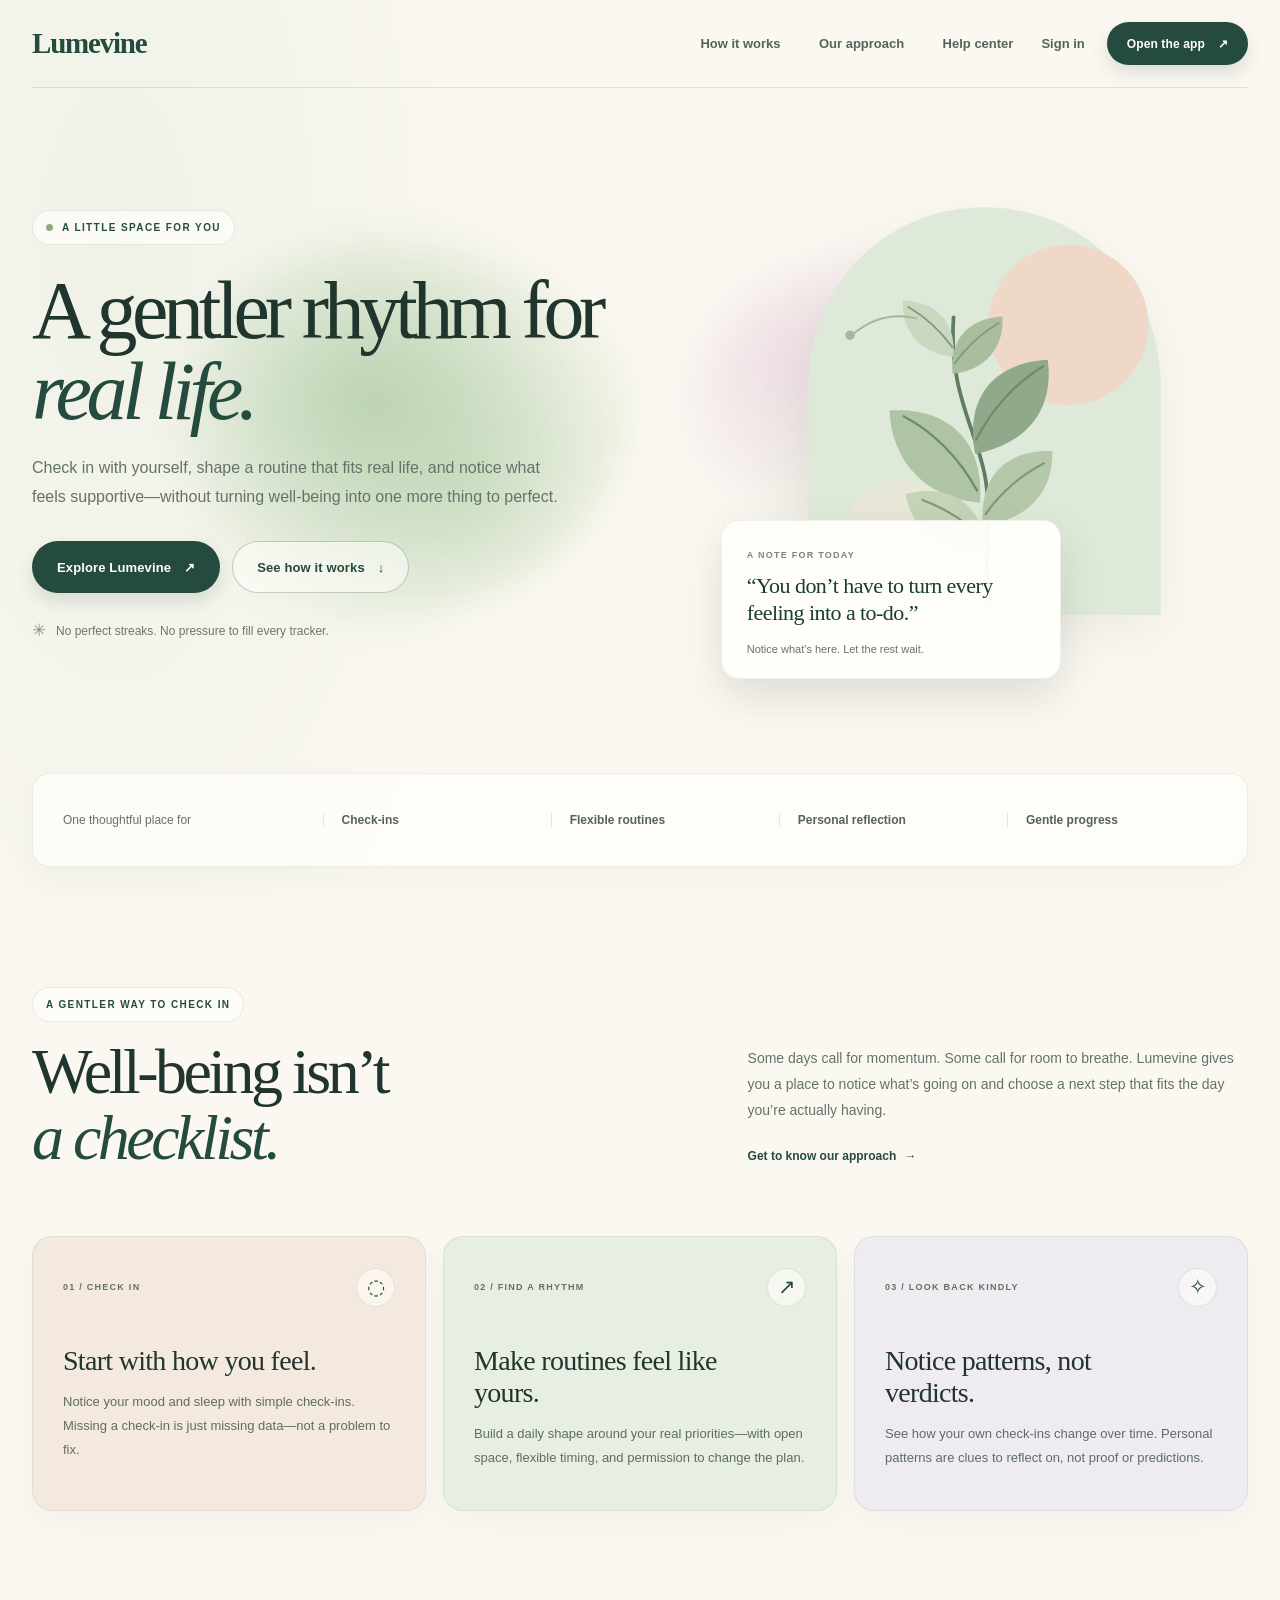
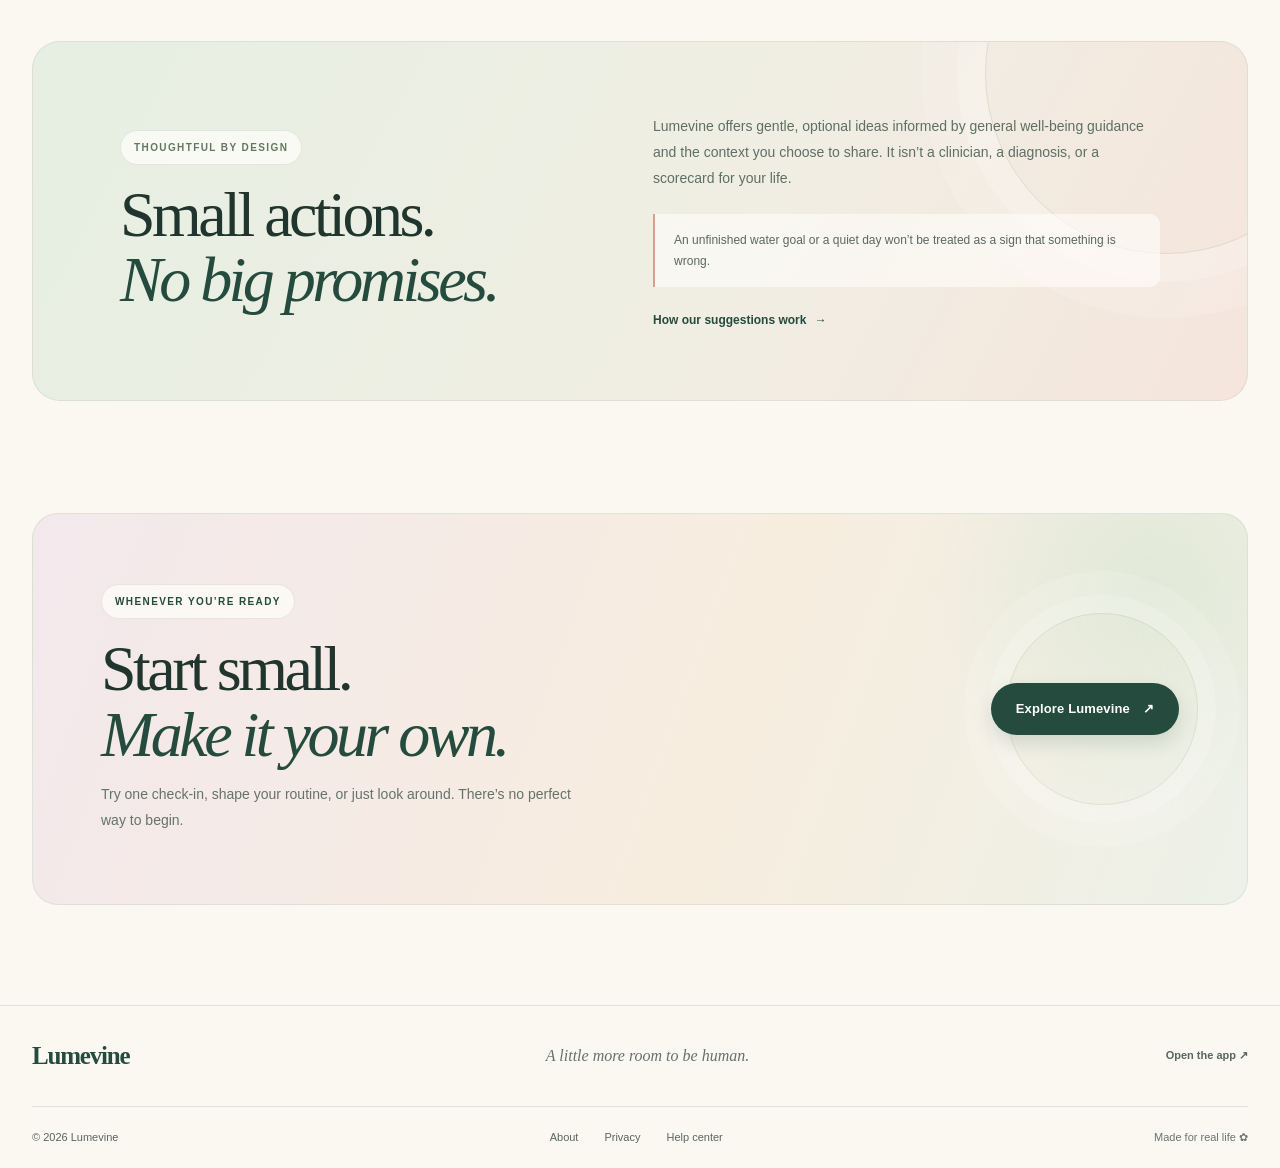
<file: docs/index.html>
<!DOCTYPE html>
<html lang="en">
<head>
  <meta charset="utf-8">
  <meta name="viewport" content="width=device-width, initial-scale=1">
  <meta name="description" content="Lumevine is a gentle wellness space for mood and sleep check-ins, flexible routines, and thoughtful reflection—without pressure to be perfect.">
  <meta name="theme-color" content="#fbf8f1">
  <link rel="canonical" href="https://lumevine.runs-at.dev/">
  <link rel="icon" type="image/png" href="./favicon.png">
  <meta property="og:type" content="website">
  <meta property="og:title" content="Lumevine — A gentler rhythm for real life">
  <meta property="og:description" content="A gentle space for check-ins, flexible routines, and thoughtful reflection.">
  <meta property="og:url" content="https://lumevine.runs-at.dev/">
  <title>Lumevine — A gentler rhythm for real life</title>
  <link rel="stylesheet" href="./styles/landing.css">
</head>
<body>
  <a class="skip-link" href="#main">Skip to content</a>
  <header class="site-header">
    <a class="brand" href="https://lumevine.runs-at.dev/" aria-label="Lumevine home">
      <span>Lumevine</span>
    </a>
    <nav class="main-nav" aria-label="Main navigation">
      <a href="#how-it-works">How it works</a>
      <a href="https://lumevine.runs-at.dev/about/">Our approach</a>
      <a href="https://lumevine.runs-at.dev/faq/">Help center</a>
    </nav>
    <div class="header-actions">
      <a class="text-link" href="https://lumevine.runs-at.dev/app/">Sign in</a>
      <a class="button button-small button-dark" href="https://lumevine.runs-at.dev/app/">Open the app <span aria-hidden="true">↗</span></a>
    </div>
  </header>

  <main id="main">
    <section class="hero section-wrap">
      <div class="hero-copy">
        <span class="hero-copy-blob" aria-hidden="true"></span>
        <p class="eyebrow"><span class="eyebrow-dot"></span> A little space for you</p>
        <h1>A gentler rhythm for <em>real life.</em></h1>
        <p class="hero-lede">
          Check in with yourself, shape a routine that fits real life, and notice
          what feels supportive—without turning well-being into one more thing to perfect.
        </p>
        <div class="hero-actions">
          <a class="button button-dark" href="https://lumevine.runs-at.dev/app/">Explore Lumevine <span aria-hidden="true">↗</span></a>
          <a class="button button-outline" href="#how-it-works">See how it works <span aria-hidden="true">↓</span></a>
        </div>
        <div class="hero-assurance">
          <span class="assurance-icon" aria-hidden="true">✳</span>
          <span>No perfect streaks. No pressure to fill every tracker.</span>
        </div>
      </div>

      <div class="hero-visual">
        <span class="hero-ambient-blob" aria-hidden="true"></span>
        <svg class="hero-botanical" viewBox="0 0 560 560" fill="none" aria-hidden="true">
          <path d="M93 481V238C93 129 176 48 280 48s187 81 187 190v243H93Z" fill="#DFE9D9"/>
          <circle cx="369" cy="173" r="85" fill="#F0D8C8"/>
          <circle cx="190" cy="398" r="60" fill="#E9E7D7"/>
          <path d="M287 466c-12-52 4-94-9-143-12-48-36-85-31-158" stroke="#607D62" stroke-width="4" stroke-linecap="round"/>
          <path d="M275 362c-59-5-94-45-96-98 57-4 101 27 96 98Z" fill="#AFC4A5"/>
          <path d="M272 349c-21-38-48-63-78-79" stroke="#6F8C6C" stroke-width="2.5" stroke-linecap="round"/>
          <path d="M270 310c57-11 84-49 77-100-55 3-89 38-77 100Z" fill="#8FA98A"/>
          <path d="M271 295c18-35 42-60 71-78" stroke="#6F8C6C" stroke-width="2.5" stroke-linecap="round"/>
          <path d="M283 412c-48 7-78-17-87-59 44-12 80 7 87 59Z" fill="#C5D3B7"/>
          <path d="M280 401c-19-19-40-32-66-42" stroke="#829A7C" stroke-width="2.5" stroke-linecap="round"/>
          <path d="M278 386c49-6 75-36 74-79-47-2-78 24-74 79Z" fill="#B5C9AA"/>
          <path d="M281 374c17-24 37-41 62-54" stroke="#829A7C" stroke-width="2.5" stroke-linecap="round"/>
          <path d="M247 207c-36-4-55-27-54-60 34 1 57 21 54 60Z" fill="#C9D8BE"/>
          <path d="M246 197c-14-19-28-32-47-43" stroke="#829A7C" stroke-width="2" stroke-linecap="round"/>
          <path d="M246 225c35-4 55-28 53-61-34 2-57 22-53 61Z" fill="#A9BE9F"/>
          <path d="M248 214c14-19 28-32 47-43" stroke="#829A7C" stroke-width="2" stroke-linecap="round"/>
          <path d="M140 183c20-17 42-23 68-17" stroke="#A3B79A" stroke-width="2" stroke-linecap="round"/>
          <circle cx="137" cy="184" r="5" fill="#A3B79A"/>
        </svg>
        <div class="hero-visual-note">
          <span class="visual-note-label">A NOTE FOR TODAY</span>
          <p>“You don’t have to turn every feeling into a to-do.”</p>
          <span class="visual-note-caption">Notice what’s here. Let the rest wait.</span>
        </div>
      </div>
    </section>

    <section class="trust-strip" aria-label="Lumevine features">
      <p>One thoughtful place for</p>
      <div>Check-ins</div>
      <i aria-hidden="true"></i>
      <div>Flexible routines</div>
      <i aria-hidden="true"></i>
      <div>Personal reflection</div>
      <i aria-hidden="true"></i>
      <div>Gentle progress</div>
    </section>

    <section class="intro-section section-wrap" id="how-it-works">
      <div class="section-heading">
        <p class="eyebrow">A gentler way to check in</p>
        <h2>Well-being isn’t<br><em>a checklist.</em></h2>
      </div>
      <div class="intro-copy">
        <p>
          Some days call for momentum. Some call for room to breathe.
          Lumevine gives you a place to notice what’s going on and choose
          a next step that fits the day you’re actually having.
        </p>
        <a class="inline-link" href="https://lumevine.runs-at.dev/about/">Get to know our approach <span aria-hidden="true">→</span></a>
      </div>
    </section>

    <section class="feature-section section-wrap">
      <div class="feature-grid">
        <article class="feature-card feature-card-checkin">
          <div class="feature-content">
            <div class="feature-topline"><span class="feature-number">01 / CHECK IN</span><span class="feature-icon" aria-hidden="true">◌</span></div>
            <h3>Start with how you feel.</h3>
            <p>Notice your mood and sleep with simple check-ins. Missing a check-in is just missing data—not a problem to fix.</p>
          </div>
        </article>
        <article class="feature-card feature-card-routine">
          <div class="feature-content">
            <div class="feature-topline"><span class="feature-number">02 / FIND A RHYTHM</span><span class="feature-icon" aria-hidden="true">↗</span></div>
            <h3>Make routines feel like yours.</h3>
            <p>Build a daily shape around your real priorities—with open space, flexible timing, and permission to change the plan.</p>
          </div>
        </article>
        <article class="feature-card feature-card-reflect">
          <div class="feature-content">
            <div class="feature-topline"><span class="feature-number">03 / LOOK BACK KINDLY</span><span class="feature-icon" aria-hidden="true">✧</span></div>
            <h3>Notice patterns, not verdicts.</h3>
            <p>See how your own check-ins change over time. Personal patterns are clues to reflect on, not proof or predictions.</p>
          </div>
        </article>
      </div>
    </section>

    <section class="grounded-section">
      <div class="grounded-inner section-wrap">
        <div class="grounded-copy">
          <div class="grounded-heading">
            <p class="eyebrow">Thoughtful by design</p>
            <h2>Small actions.<br><em>No big promises.</em></h2>
          </div>
          <div class="grounded-details">
            <p>
              Lumevine offers gentle, optional ideas informed by general well-being
              guidance and the context you choose to share. It isn’t a clinician,
              a diagnosis, or a scorecard for your life.
            </p>
            <p class="grounded-note">An unfinished water goal or a quiet day won’t be treated as a sign that something is wrong.</p>
            <a class="inline-link inline-link-light" href="https://lumevine.runs-at.dev/faq/">How our suggestions work <span aria-hidden="true">→</span></a>
          </div>
        </div>
      </div>
    </section>

    <section class="closing-section section-wrap">
      <div class="closing-copy">
        <div class="closing-text">
          <p class="eyebrow">Whenever you’re ready</p>
          <h2>Start small.<br><em>Make it your own.</em></h2>
          <p>Try one check-in, shape your routine, or just look around. There’s no perfect way to begin.</p>
        </div>
        <a class="button button-dark" href="https://lumevine.runs-at.dev/app/">Explore Lumevine <span aria-hidden="true">↗</span></a>
      </div>
    </section>
  </main>

  <footer class="site-footer">
    <div class="footer-top">
      <a class="brand brand-footer" href="https://lumevine.runs-at.dev/">
        <span>Lumevine</span>
      </a>
      <p>A little more room to be human.</p>
      <a class="footer-cta" href="https://lumevine.runs-at.dev/app/">Open the app <span aria-hidden="true">↗</span></a>
    </div>
    <div class="footer-bottom">
      <span>© <span id="year">2026</span> Lumevine</span>
      <nav aria-label="Footer navigation">
        <a href="https://lumevine.runs-at.dev/about/">About</a>
        <a href="https://lumevine.runs-at.dev/privacy/">Privacy</a>
        <a href="https://lumevine.runs-at.dev/faq/">Help center</a>
      </nav>
      <span class="footer-signoff">Made for real life <span aria-hidden="true">✿</span></span>
    </div>
  </footer>
  <script>
    document.getElementById("year").textContent = new Date().getFullYear();
    const navigationEntry = performance.getEntriesByType("navigation")[0];
    if (navigationEntry?.type === "reload") {
      history.scrollRestoration = "manual";
      history.replaceState(null, "", location.pathname + location.search);
      document.documentElement.style.scrollBehavior = "auto";
      window.scrollTo(0, 0);
    }
  </script>
</body>
</html>
</file>
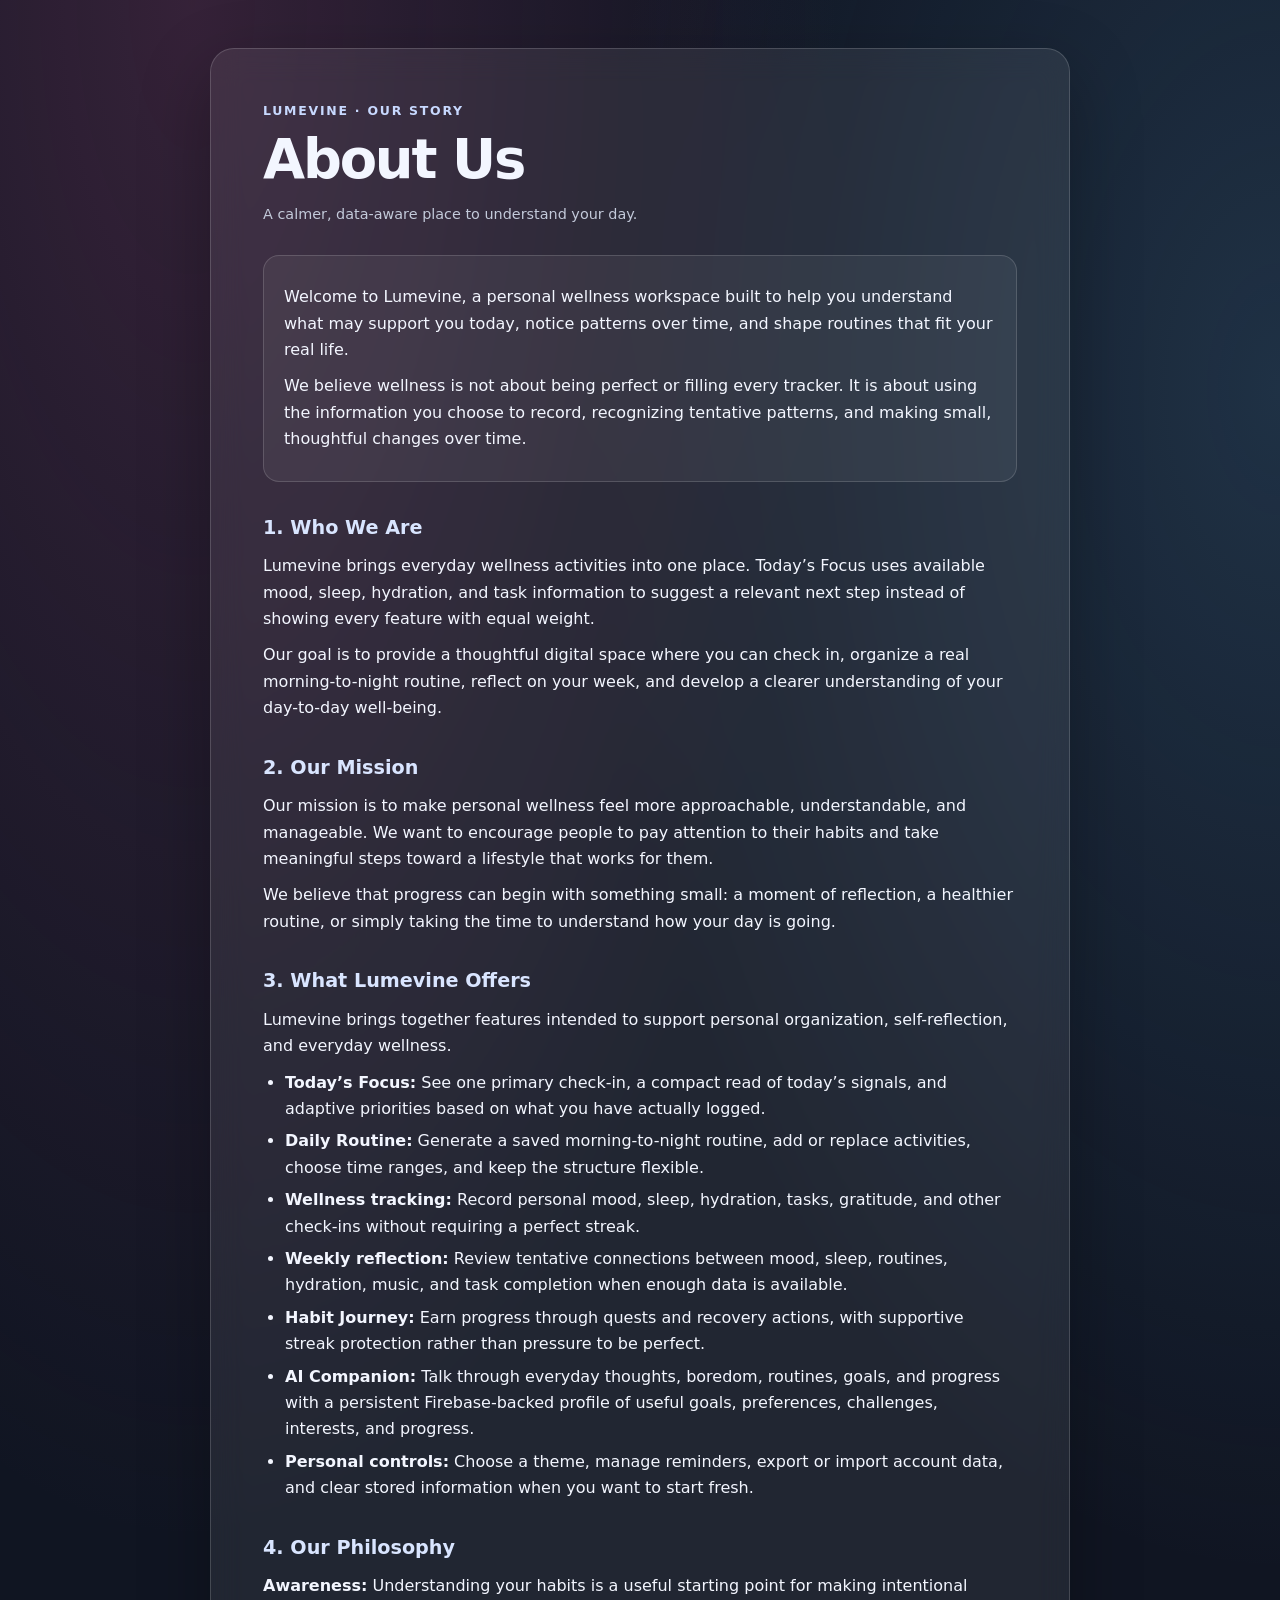
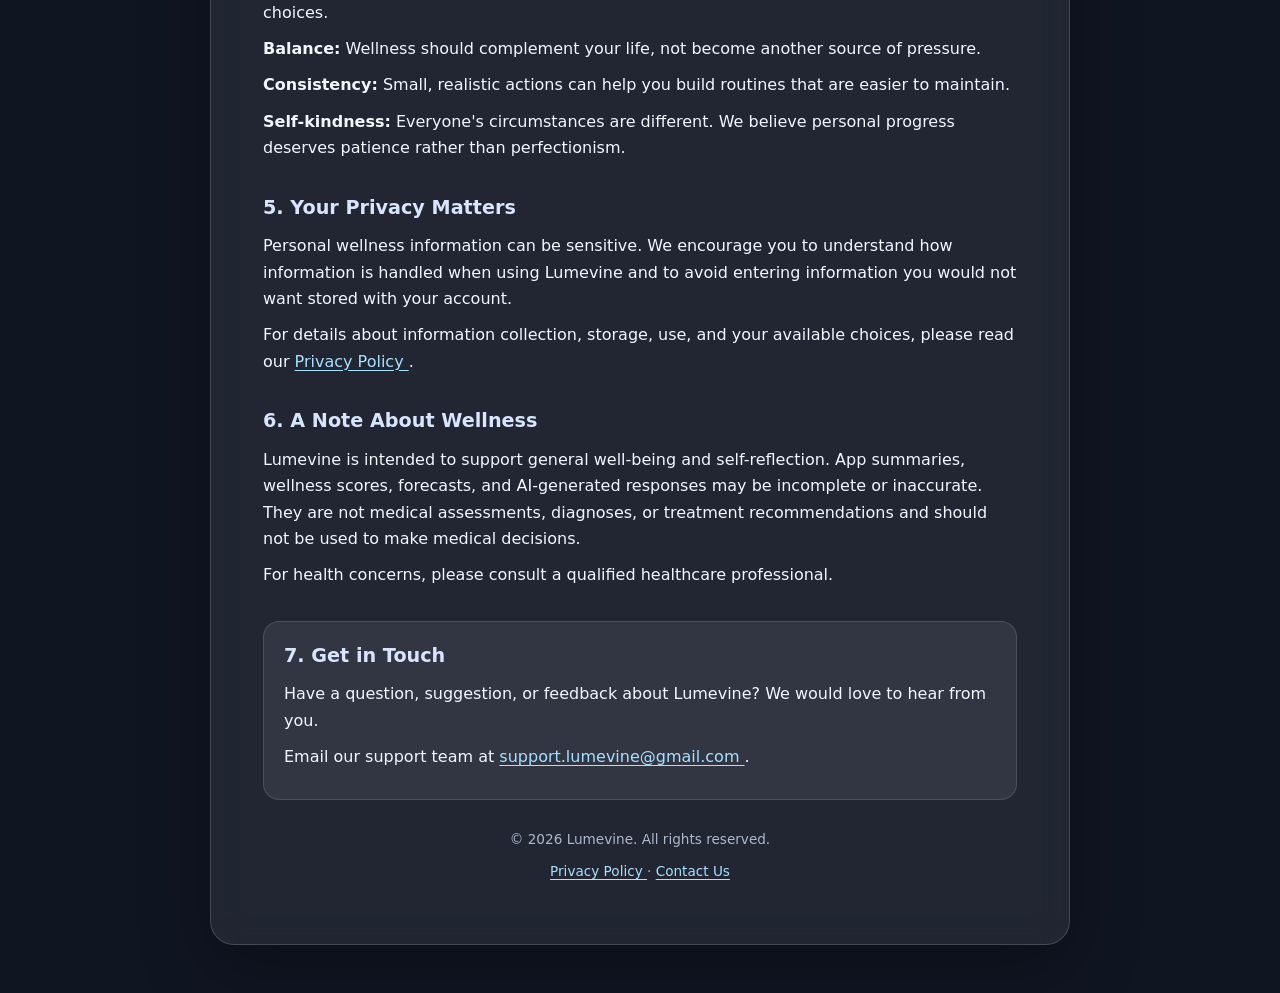
<file: docs/about-us/index.html>
<!DOCTYPE html>
<html lang="en">
<head>
  <meta charset="utf-8">
  <meta name="viewport" content="width=device-width, initial-scale=1">
  <meta name="description" content="Meet Lumevine, a personal wellness app for understanding your habits, reflecting on well-being, and building healthier routines at your own pace.">
  <title>About Us | Lumevine</title>

  <style>
    :root {
      color-scheme: dark;
      font-family: Inter, ui-sans-serif, system-ui, -apple-system,
        BlinkMacSystemFont, "Segoe UI", sans-serif;
      background: #101522;
      color: #f3f6ff;
      font-synthesis: none;
    }

    * { box-sizing: border-box; }

    body {
      min-height: 100vh;
      margin: 0;
      padding: 48px 18px;
      background:
        radial-gradient(ellipse at 15% 0%, rgba(124, 58, 98, .34), transparent 42%),
        radial-gradient(ellipse at 100% 15%, rgba(79, 139, 180, .24), transparent 38%),
        #101522;
      line-height: 1.65;
    }

    main {
      width: min(860px, 100%);
      margin: 0 auto;
      padding: clamp(24px, 5vw, 52px);
      border: 1px solid rgba(255,255,255,.16);
      border-radius: 24px;
      background: rgba(255,255,255,.075);
      box-shadow: 0 24px 70px rgba(0,0,0,.28);
      backdrop-filter: blur(16px);
    }

    .eyebrow {
      margin: 0 0 8px;
      color: #c8d9ff;
      font-size: .78rem;
      font-weight: 800;
      letter-spacing: .14em;
      text-transform: uppercase;
    }

    h1 {
      margin: 0;
      font-size: clamp(2rem, 6vw, 3.4rem);
      line-height: 1.1;
      letter-spacing: -.04em;
    }

    .updated {
      margin: 14px 0 28px;
      color: #c3cada;
      font-size: .9rem;
    }

    .intro {
      padding: 18px 20px;
      border: 1px solid rgba(255,255,255,.15);
      border-radius: 16px;
      background: rgba(255,255,255,.06);
    }

    h2 {
      margin: 30px 0 8px;
      color: #d9e5ff;
      font-size: 1.2rem;
    }

    p, ul { margin: 10px 0; }
    ul { padding-left: 22px; }
    li { margin: 6px 0; }

    a {
      color: #a9dfff;
      text-underline-offset: 3px;
    }

    a:hover { color: #d5f1ff; }

    .contact {
      margin-top: 32px;
      padding: 18px 20px;
      border: 1px solid rgba(255,255,255,.12);
      border-radius: 16px;
      background: rgba(255,255,255,.08);
    }

    footer {
      margin-top: 28px;
      color: #aeb8cc;
      font-size: .85rem;
      text-align: center;
    }

    @media (max-width: 600px) {
      body { padding: 24px 14px; }
    }
  </style>
</head>

<body>
  <main>
    <p class="eyebrow">Lumevine · Our Story</p>
    <h1>About Us</h1>
    <p class="updated">A calmer, data-aware place to understand your day.</p>

    <div class="intro">
      <p>
        Welcome to Lumevine, a personal wellness workspace built to help you
        understand what may support you today, notice patterns over time,
        and shape routines that fit your real life.
      </p>
      <p>
        We believe wellness is not about being perfect or filling every tracker.
        It is about using the information you choose to record, recognizing
        tentative patterns, and making small, thoughtful changes over time.
      </p>
    </div>

    <h2>1. Who We Are</h2>
    <p>
      Lumevine brings everyday wellness activities into one place. Today’s Focus
      uses available mood, sleep, hydration, and task information to suggest a
      relevant next step instead of showing every feature with equal weight.
    </p>
    <p>
      Our goal is to provide a thoughtful digital space where you can check in,
      organize a real morning-to-night routine, reflect on your week, and
      develop a clearer understanding of your day-to-day well-being.
    </p>

    <h2>2. Our Mission</h2>
    <p>
      Our mission is to make personal wellness feel more
      approachable, understandable, and manageable.
      We want to encourage people to pay attention to their
      habits and take meaningful steps toward a lifestyle
      that works for them.
    </p>
    <p>
      We believe that progress can begin with something small:
      a moment of reflection, a healthier routine, or simply
      taking the time to understand how your day is going.
    </p>

    <h2>3. What Lumevine Offers</h2>
    <p>
      Lumevine brings together features intended to support
      personal organization, self-reflection, and everyday
      wellness.
    </p>
    <ul>
      <li>
        <strong>Today’s Focus:</strong>
        See one primary check-in, a compact read of today’s signals, and
        adaptive priorities based on what you have actually logged.
      </li>
      <li>
        <strong>Daily Routine:</strong>
        Generate a saved morning-to-night routine, add or replace activities,
        choose time ranges, and keep the structure flexible.
      </li>
      <li>
        <strong>Wellness tracking:</strong>
        Record personal mood, sleep, hydration, tasks, gratitude, and other
        check-ins without requiring a perfect streak.
      </li>
      <li>
        <strong>Weekly reflection:</strong>
        Review tentative connections between mood, sleep, routines, hydration,
        music, and task completion when enough data is available.
      </li>
      <li>
        <strong>Habit Journey:</strong>
        Earn progress through quests and recovery actions, with supportive streak
        protection rather than pressure to be perfect.
      </li>
      <li>
        <strong>AI Companion:</strong>
        Talk through everyday thoughts, boredom, routines, goals, and progress
        with a persistent Firebase-backed profile of useful goals, preferences,
        challenges, interests, and progress.
      </li>
      <li>
        <strong>Personal controls:</strong>
        Choose a theme, manage reminders, export or import account data, and
        clear stored information when you want to start fresh.
      </li>
    </ul>

    <h2>4. Our Philosophy</h2>
    <p>
      <strong>Awareness:</strong>
      Understanding your habits is a useful starting point
      for making intentional choices.
    </p>
    <p>
      <strong>Balance:</strong>
      Wellness should complement your life, not become
      another source of pressure.
    </p>
    <p>
      <strong>Consistency:</strong>
      Small, realistic actions can help you build routines
      that are easier to maintain.
    </p>
    <p>
      <strong>Self-kindness:</strong>
      Everyone's circumstances are different. We believe
      personal progress deserves patience rather than
      perfectionism.
    </p>

    <h2>5. Your Privacy Matters</h2>
    <p>
      Personal wellness information can be sensitive.
      We encourage you to understand how information is
      handled when using Lumevine and to avoid entering
      information you would not want stored with your account.
    </p>
    <p>
      For details about information collection, storage,
      use, and your available choices, please read our
      <a href="https://lumevine.runs-at.dev/privacy-policy">
        Privacy Policy
      </a>.
    </p>

    <h2>6. A Note About Wellness</h2>
    <p>
      Lumevine is intended to support general well-being
      and self-reflection. App summaries, wellness scores,
      forecasts, and AI-generated responses may be incomplete
      or inaccurate. They are not medical assessments,
      diagnoses, or treatment recommendations and should not
      be used to make medical decisions.
    </p>
    <p>
      For health concerns, please consult a qualified
      healthcare professional.
    </p>

    <div class="contact">
      <h2 style="margin-top:0">7. Get in Touch</h2>
      <p>
        Have a question, suggestion, or feedback about
        Lumevine? We would love to hear from you.
      </p>
      <p>
        Email our support team at
        <a href="mailto:support.lumevine@gmail.com">
          support.lumevine@gmail.com
        </a>.
      </p>
    </div>

    <footer>
      © <span id="year"></span> Lumevine. All rights reserved.
      <p>
        <a href="https://lumevine.runs-at.dev/privacy-policy">
          Privacy Policy
        </a>
        ·
        <a href="https://mail.google.com/mail/u/0/?fs=1&to=support.lumevine@gmail.com&tf=cm"
           target="_blank" rel="noopener noreferrer">
          Contact Us
        </a>
      </p>
    </footer>
  </main>

  <script>
    document.getElementById("year").textContent =
      new Date().getFullYear();
  </script>
</body>
</html>
</file>
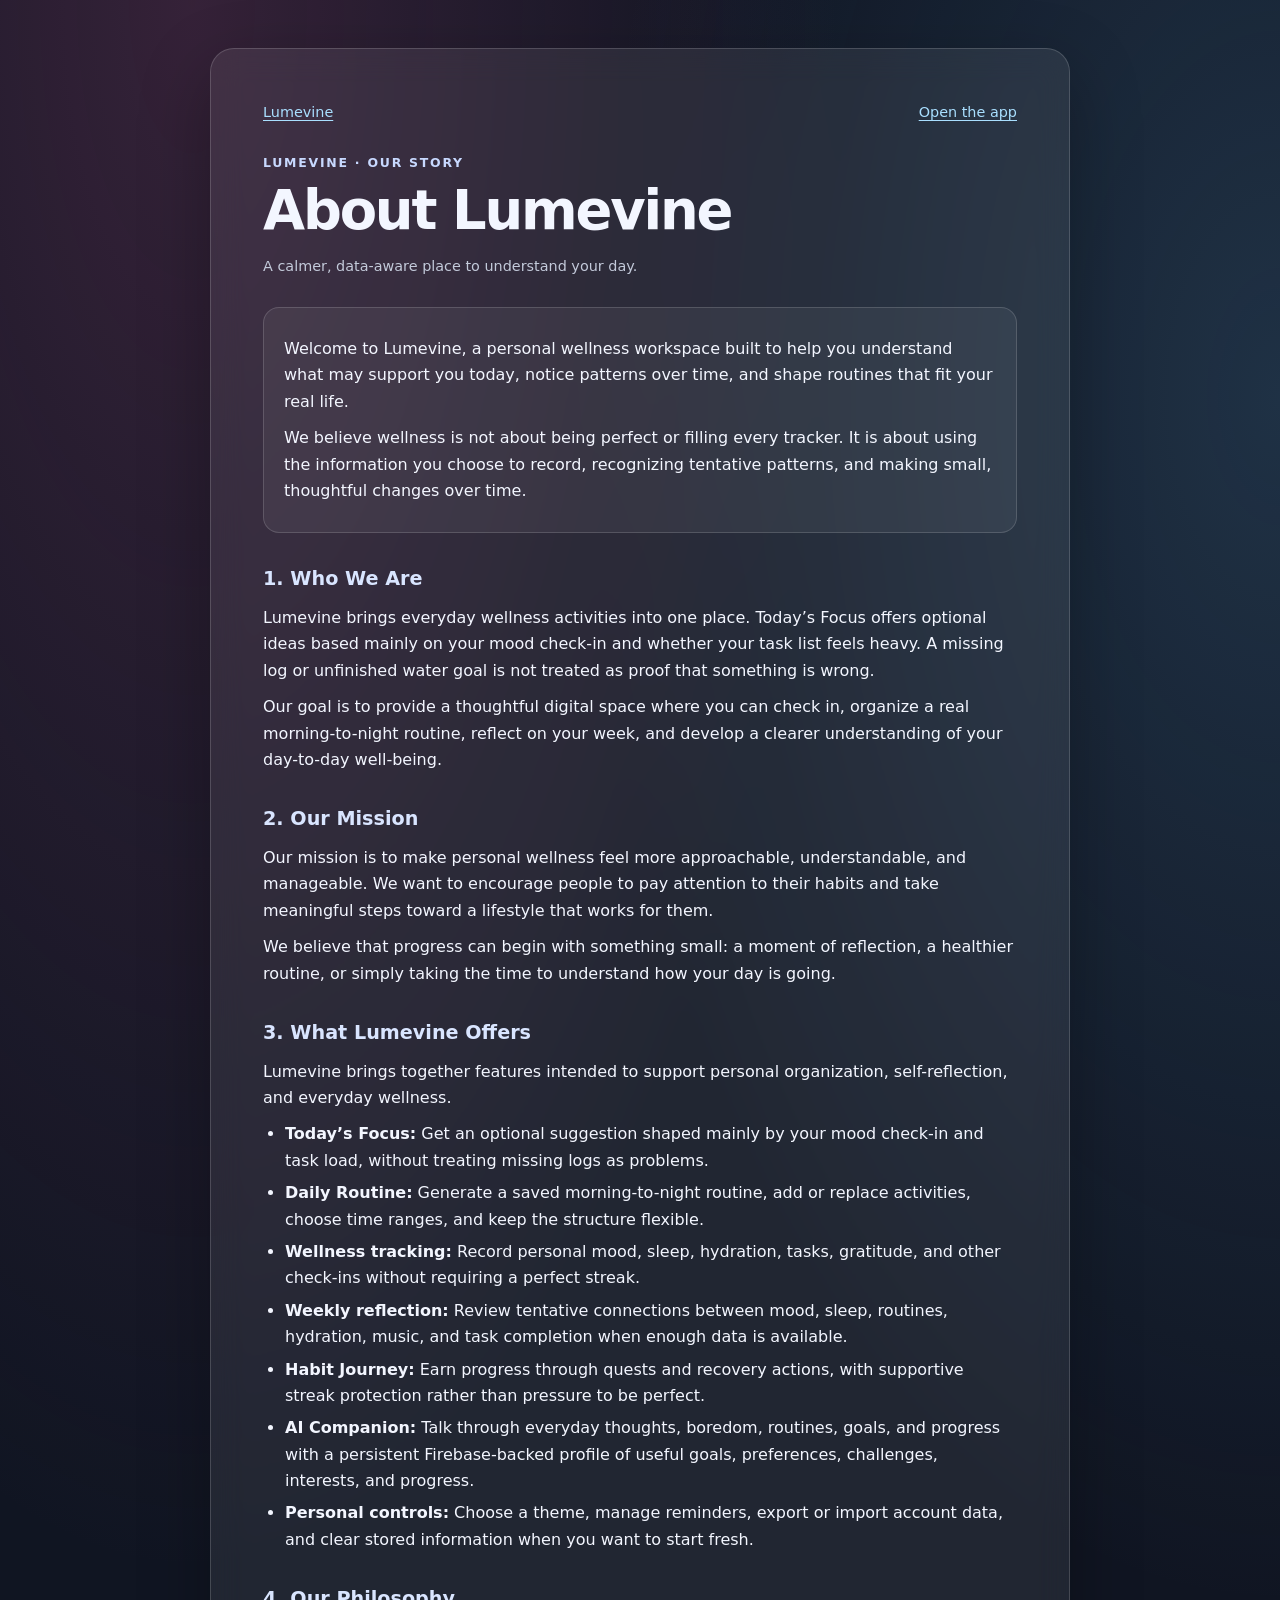
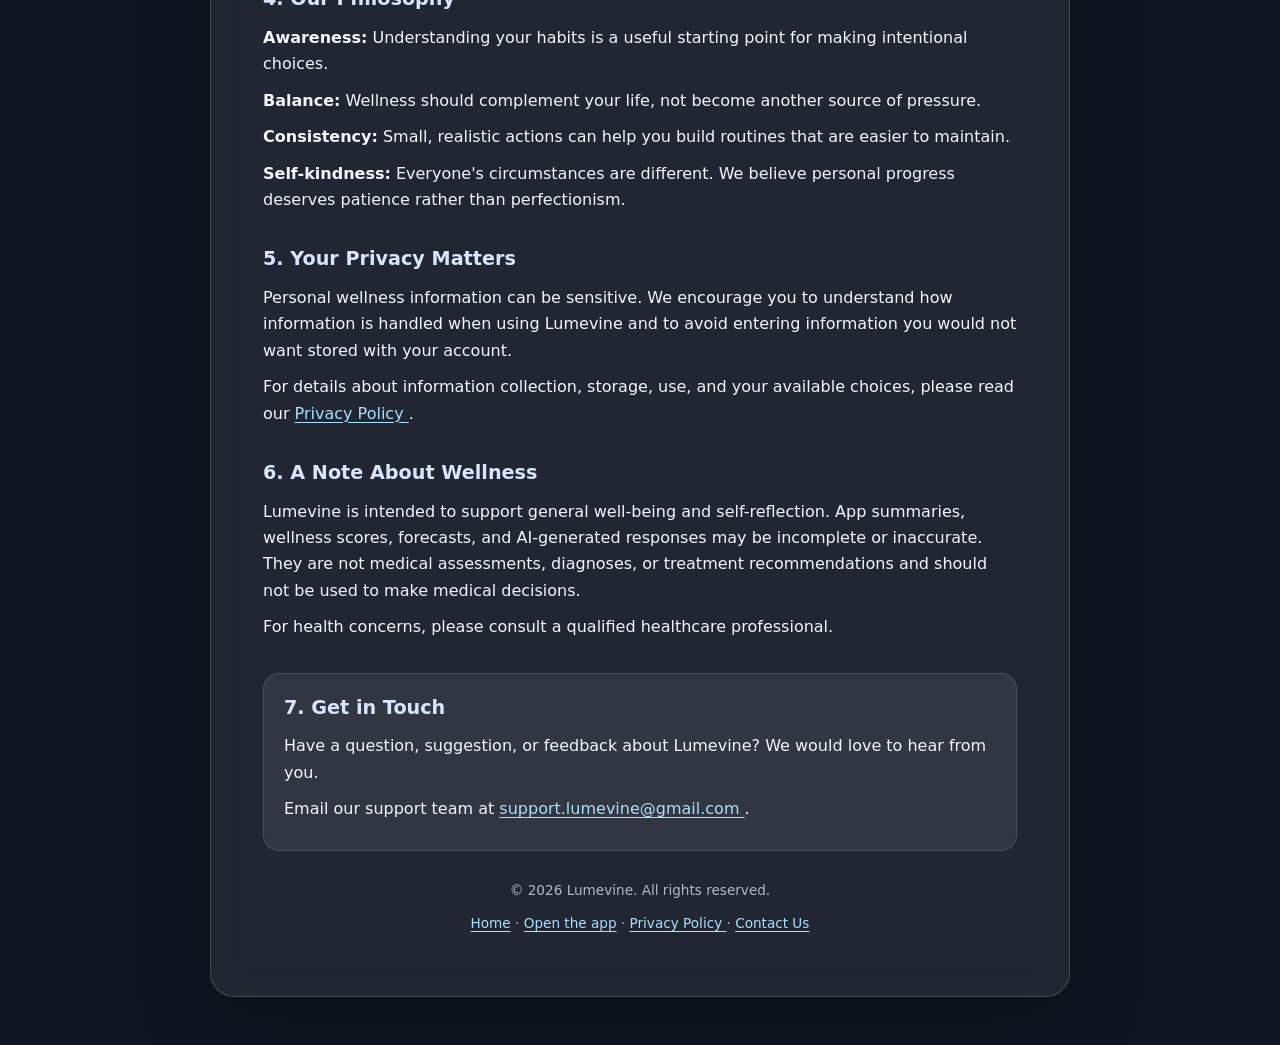
<file: docs/about/index.html>
<!DOCTYPE html>
<html lang="en">
<head>
  <meta charset="utf-8">
  <meta name="viewport" content="width=device-width, initial-scale=1">
  <meta name="description" content="Learn about Lumevine’s approach to personal wellness: gentle check-ins, flexible routines, and reflections that support your pace without judgment.">
  <link rel="canonical" href="https://lumevine.runs-at.dev/about/">
  <title>About | Lumevine</title>

  <style>
    :root {
      color-scheme: dark;
      font-family: Inter, ui-sans-serif, system-ui, -apple-system,
        BlinkMacSystemFont, "Segoe UI", sans-serif;
      background: #101522;
      color: #f3f6ff;
      font-synthesis: none;
    }

    * { box-sizing: border-box; }

    body {
      min-height: 100vh;
      margin: 0;
      padding: 48px 18px;
      background:
        radial-gradient(ellipse at 15% 0%, rgba(124, 58, 98, .34), transparent 42%),
        radial-gradient(ellipse at 100% 15%, rgba(79, 139, 180, .24), transparent 38%),
        #101522;
      line-height: 1.65;
    }

    main {
      width: min(860px, 100%);
      margin: 0 auto;
      padding: clamp(24px, 5vw, 52px);
      border: 1px solid rgba(255,255,255,.16);
      border-radius: 24px;
      background: rgba(255,255,255,.075);
      box-shadow: 0 24px 70px rgba(0,0,0,.28);
      backdrop-filter: blur(16px);
    }

    .eyebrow {
      margin: 0 0 8px;
      color: #c8d9ff;
      font-size: .78rem;
      font-weight: 800;
      letter-spacing: .14em;
      text-transform: uppercase;
    }

    h1 {
      margin: 0;
      font-size: clamp(2rem, 6vw, 3.4rem);
      line-height: 1.1;
      letter-spacing: -.04em;
    }

    .updated {
      margin: 14px 0 28px;
      color: #c3cada;
      font-size: .9rem;
    }

    .intro {
      padding: 18px 20px;
      border: 1px solid rgba(255,255,255,.15);
      border-radius: 16px;
      background: rgba(255,255,255,.06);
    }

    h2 {
      margin: 30px 0 8px;
      color: #d9e5ff;
      font-size: 1.2rem;
    }

    p, ul { margin: 10px 0; }
    ul { padding-left: 22px; }
    li { margin: 6px 0; }

    a {
      color: #a9dfff;
      text-underline-offset: 3px;
    }

    a:hover { color: #d5f1ff; }

    .contact {
      margin-top: 32px;
      padding: 18px 20px;
      border: 1px solid rgba(255,255,255,.12);
      border-radius: 16px;
      background: rgba(255,255,255,.08);
    }

    .site-page-nav {
      display: flex;
      justify-content: space-between;
      gap: 16px;
      margin-bottom: 28px;
      font-size: .9rem;
    }

    footer {
      margin-top: 28px;
      color: #aeb8cc;
      font-size: .85rem;
      text-align: center;
    }

    @media (max-width: 600px) {
      body { padding: 24px 14px; }
    }
  </style>
</head>

<body>
  <main>
    <nav class="site-page-nav" aria-label="Main navigation">
      <a href="https://lumevine.runs-at.dev/">Lumevine</a>
      <a href="https://lumevine.runs-at.dev/app/">Open the app</a>
    </nav>
    <p class="eyebrow">Lumevine · Our Story</p>
    <h1>About Lumevine</h1>
    <p class="updated">A calmer, data-aware place to understand your day.</p>

    <div class="intro">
      <p>
        Welcome to Lumevine, a personal wellness workspace built to help you
        understand what may support you today, notice patterns over time,
        and shape routines that fit your real life.
      </p>
      <p>
        We believe wellness is not about being perfect or filling every tracker.
        It is about using the information you choose to record, recognizing
        tentative patterns, and making small, thoughtful changes over time.
      </p>
    </div>

    <h2>1. Who We Are</h2>
    <p>
      Lumevine brings everyday wellness activities into one place. Today’s Focus
      offers optional ideas based mainly on your mood check-in and whether your
      task list feels heavy. A missing log or unfinished water goal is not
      treated as proof that something is wrong.
    </p>
    <p>
      Our goal is to provide a thoughtful digital space where you can check in,
      organize a real morning-to-night routine, reflect on your week, and
      develop a clearer understanding of your day-to-day well-being.
    </p>

    <h2>2. Our Mission</h2>
    <p>
      Our mission is to make personal wellness feel more
      approachable, understandable, and manageable.
      We want to encourage people to pay attention to their
      habits and take meaningful steps toward a lifestyle
      that works for them.
    </p>
    <p>
      We believe that progress can begin with something small:
      a moment of reflection, a healthier routine, or simply
      taking the time to understand how your day is going.
    </p>

    <h2>3. What Lumevine Offers</h2>
    <p>
      Lumevine brings together features intended to support
      personal organization, self-reflection, and everyday
      wellness.
    </p>
    <ul>
      <li>
        <strong>Today’s Focus:</strong>
        Get an optional suggestion shaped mainly by your mood check-in and
        task load, without treating missing logs as problems.
      </li>
      <li>
        <strong>Daily Routine:</strong>
        Generate a saved morning-to-night routine, add or replace activities,
        choose time ranges, and keep the structure flexible.
      </li>
      <li>
        <strong>Wellness tracking:</strong>
        Record personal mood, sleep, hydration, tasks, gratitude, and other
        check-ins without requiring a perfect streak.
      </li>
      <li>
        <strong>Weekly reflection:</strong>
        Review tentative connections between mood, sleep, routines, hydration,
        music, and task completion when enough data is available.
      </li>
      <li>
        <strong>Habit Journey:</strong>
        Earn progress through quests and recovery actions, with supportive streak
        protection rather than pressure to be perfect.
      </li>
      <li>
        <strong>AI Companion:</strong>
        Talk through everyday thoughts, boredom, routines, goals, and progress
        with a persistent Firebase-backed profile of useful goals, preferences,
        challenges, interests, and progress.
      </li>
      <li>
        <strong>Personal controls:</strong>
        Choose a theme, manage reminders, export or import account data, and
        clear stored information when you want to start fresh.
      </li>
    </ul>

    <h2>4. Our Philosophy</h2>
    <p>
      <strong>Awareness:</strong>
      Understanding your habits is a useful starting point
      for making intentional choices.
    </p>
    <p>
      <strong>Balance:</strong>
      Wellness should complement your life, not become
      another source of pressure.
    </p>
    <p>
      <strong>Consistency:</strong>
      Small, realistic actions can help you build routines
      that are easier to maintain.
    </p>
    <p>
      <strong>Self-kindness:</strong>
      Everyone's circumstances are different. We believe
      personal progress deserves patience rather than
      perfectionism.
    </p>

    <h2>5. Your Privacy Matters</h2>
    <p>
      Personal wellness information can be sensitive.
      We encourage you to understand how information is
      handled when using Lumevine and to avoid entering
      information you would not want stored with your account.
    </p>
    <p>
      For details about information collection, storage,
      use, and your available choices, please read our
      <a href="https://lumevine.runs-at.dev/privacy/">
        Privacy Policy
      </a>.
    </p>

    <h2>6. A Note About Wellness</h2>
    <p>
      Lumevine is intended to support general well-being
      and self-reflection. App summaries, wellness scores,
      forecasts, and AI-generated responses may be incomplete
      or inaccurate. They are not medical assessments,
      diagnoses, or treatment recommendations and should not
      be used to make medical decisions.
    </p>
    <p>
      For health concerns, please consult a qualified
      healthcare professional.
    </p>

    <div class="contact">
      <h2 style="margin-top:0">7. Get in Touch</h2>
      <p>
        Have a question, suggestion, or feedback about
        Lumevine? We would love to hear from you.
      </p>
      <p>
        Email our support team at
        <a href="mailto:support.lumevine@gmail.com">
          support.lumevine@gmail.com
        </a>.
      </p>
    </div>

    <footer>
      © <span id="year"></span> Lumevine. All rights reserved.
      <p>
        <a href="https://lumevine.runs-at.dev/">Home</a>
        ·
        <a href="https://lumevine.runs-at.dev/app/">Open the app</a>
        ·
        <a href="https://lumevine.runs-at.dev/privacy/">
          Privacy Policy
        </a>
        ·
        <a href="https://mail.google.com/mail/u/0/?fs=1&to=support.lumevine@gmail.com&tf=cm"
           target="_blank" rel="noopener noreferrer">
          Contact Us
        </a>
      </p>
    </footer>
  </main>

  <script>
    document.getElementById("year").textContent =
      new Date().getFullYear();
  </script>
</body>
</html>
</file>
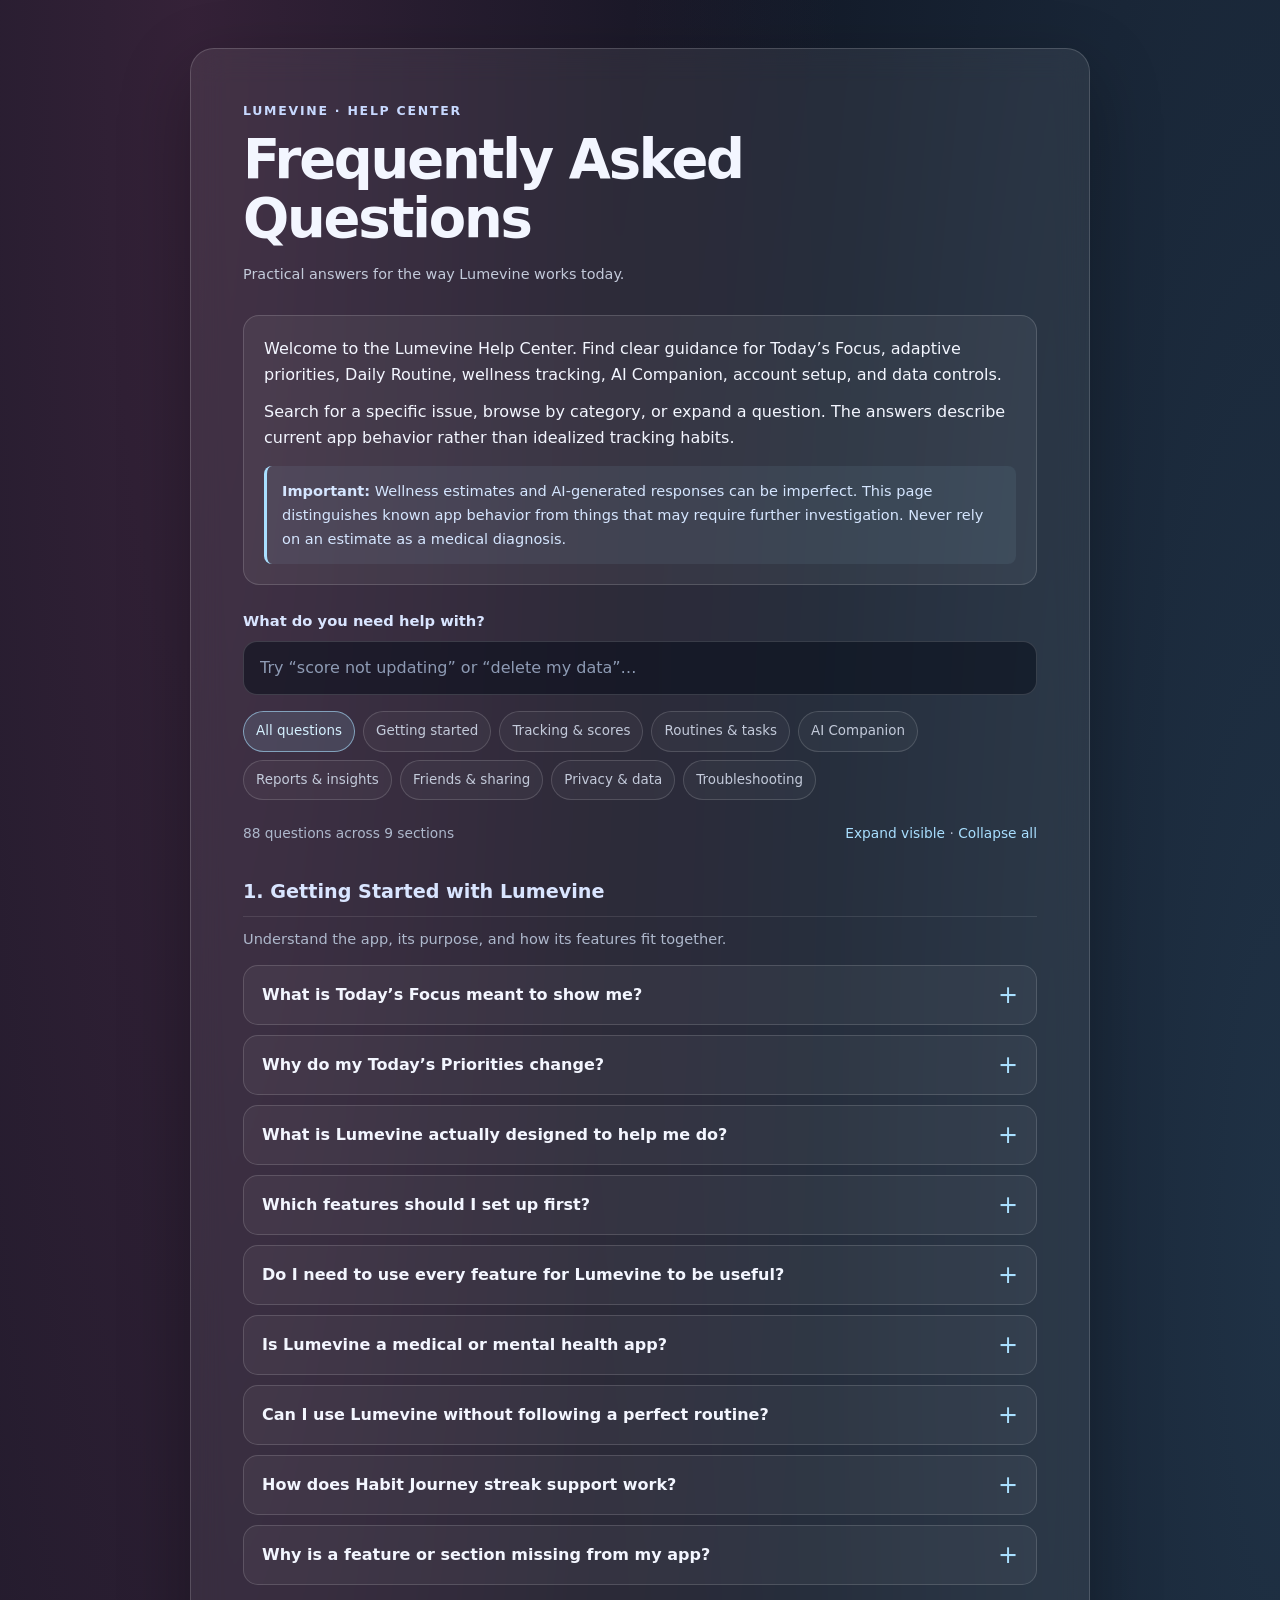
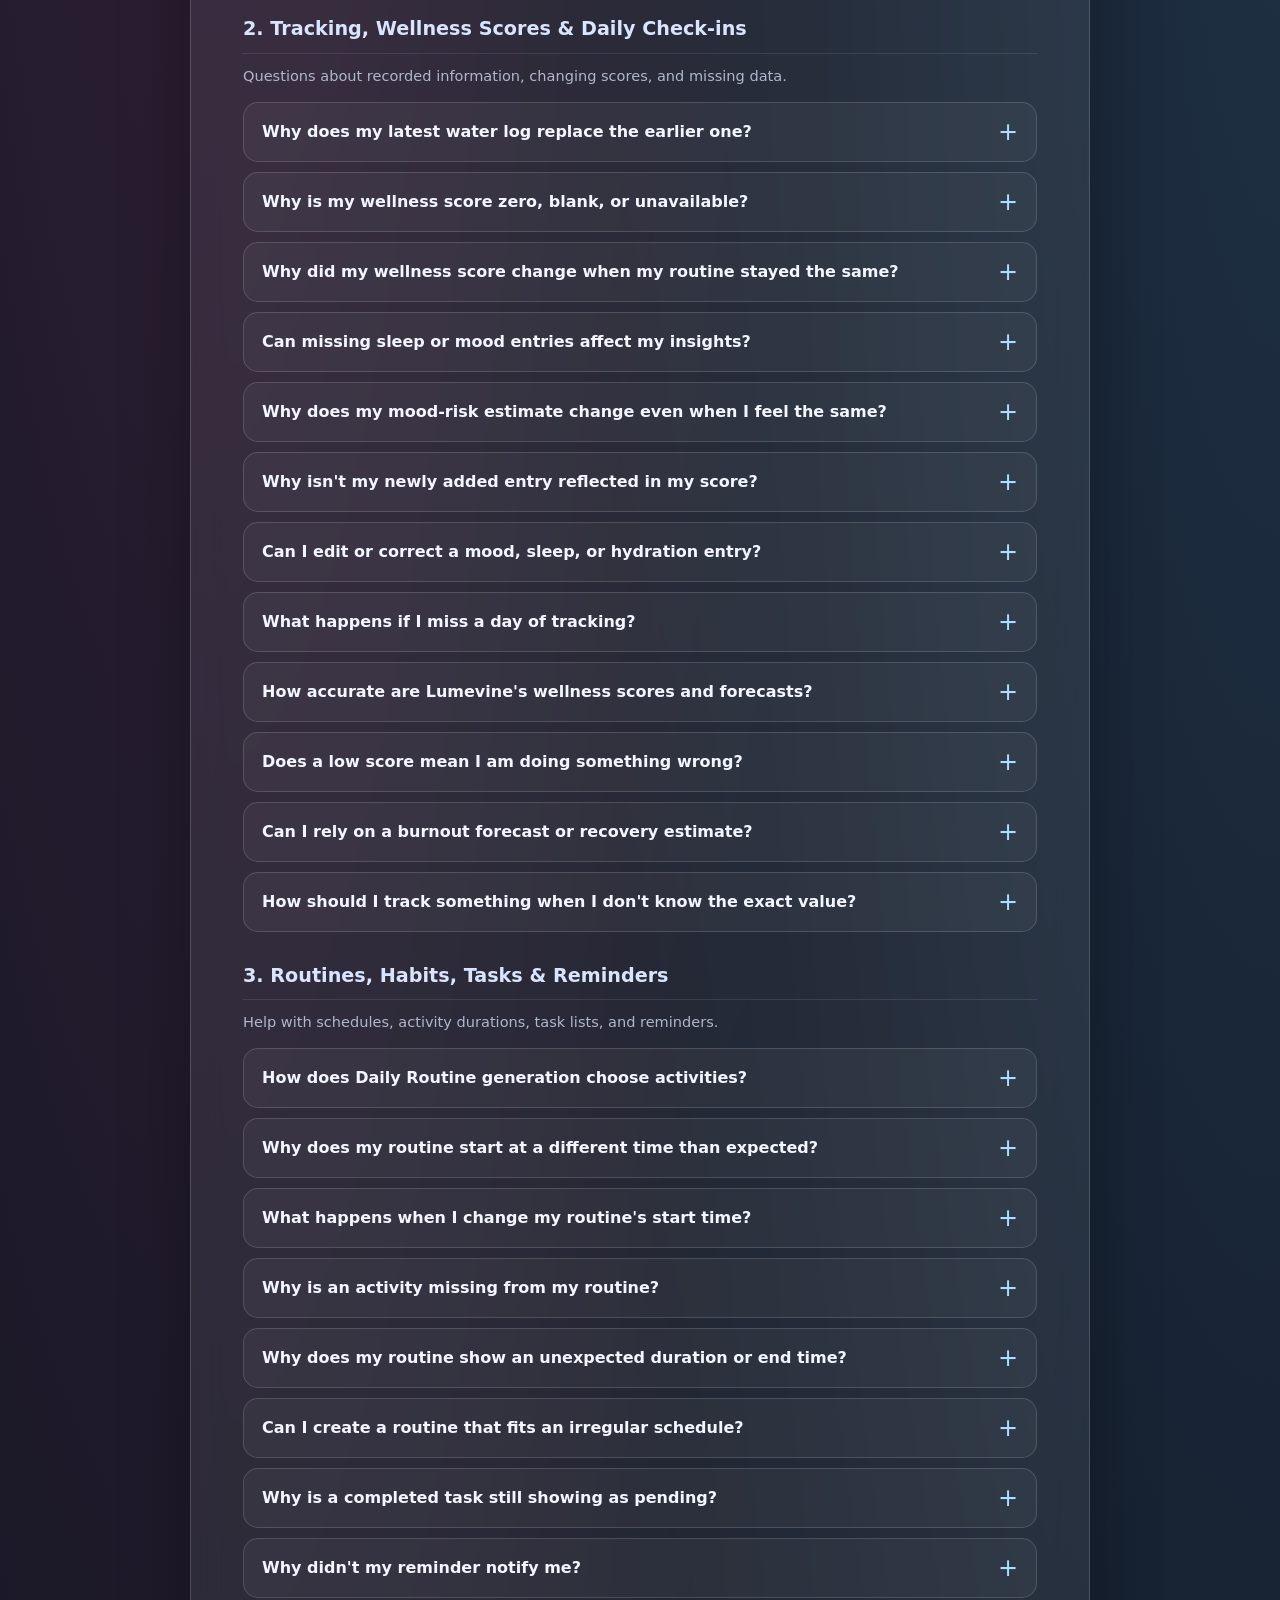
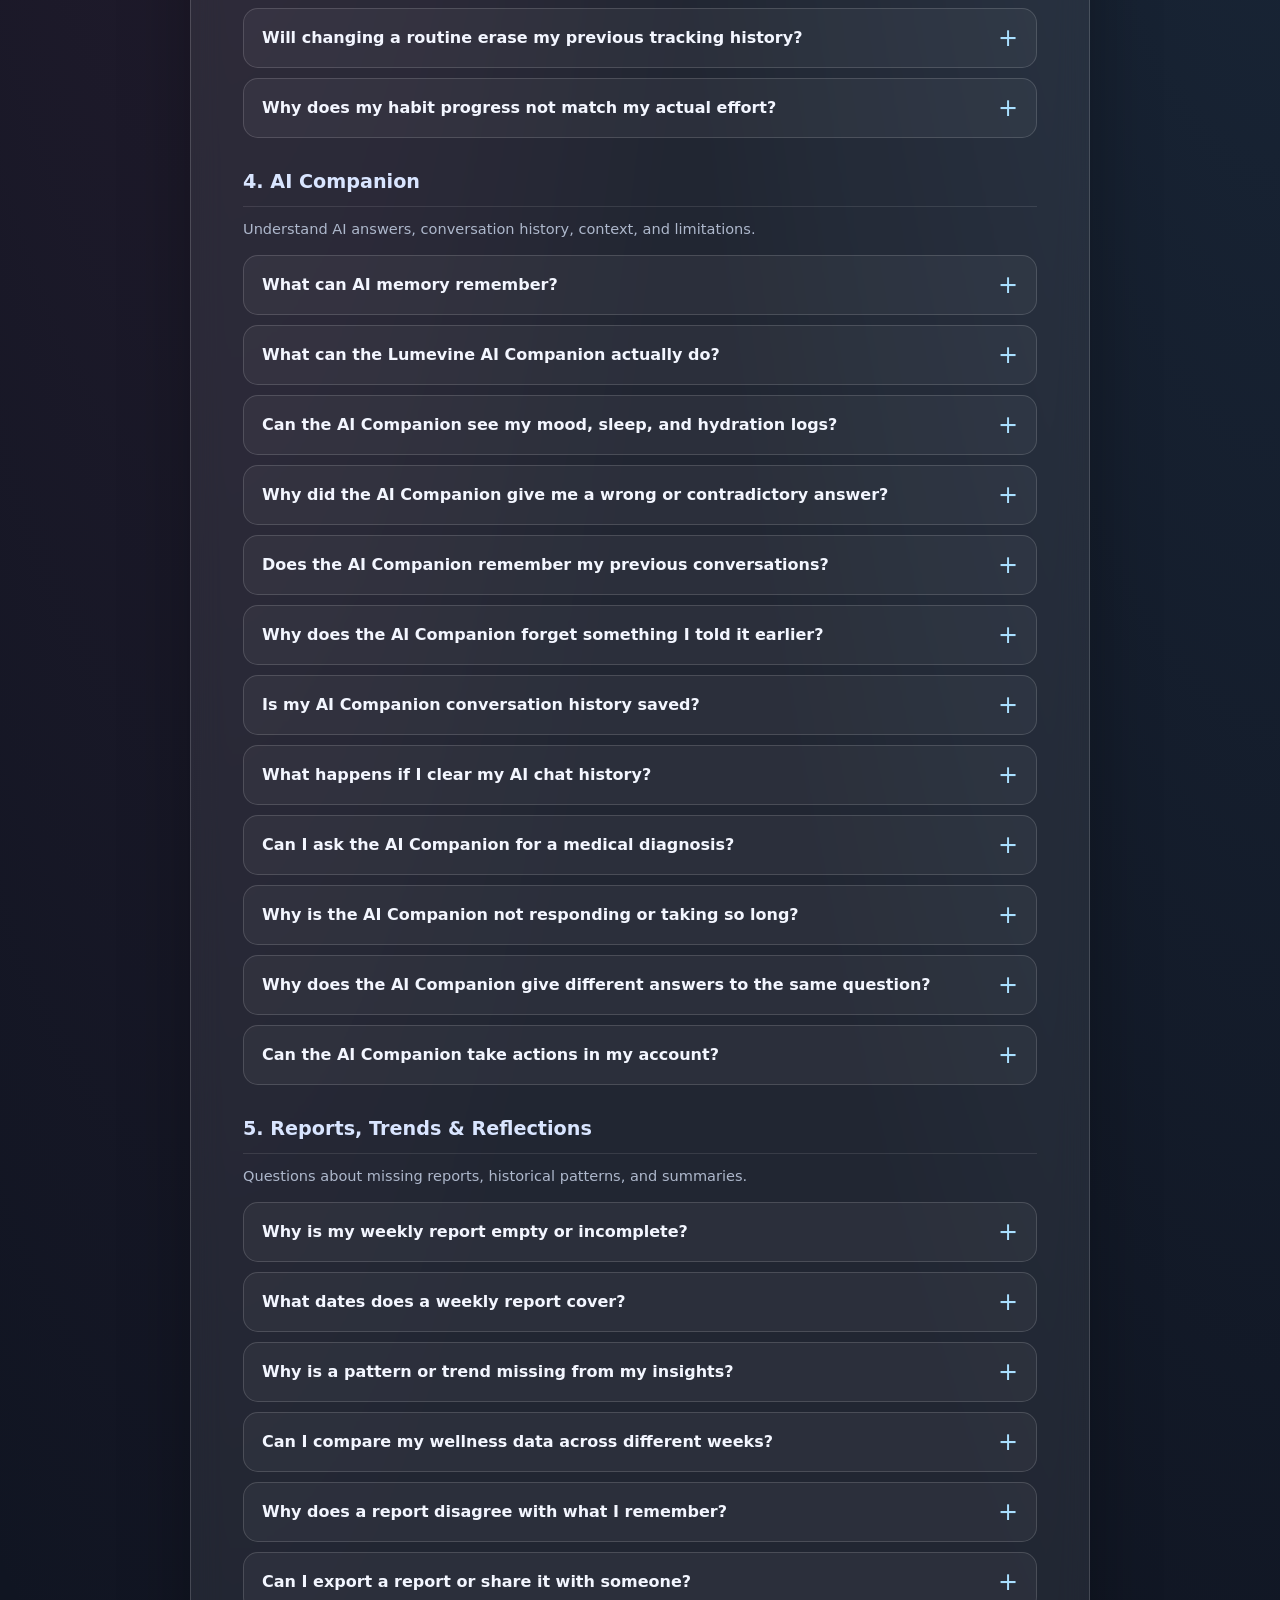
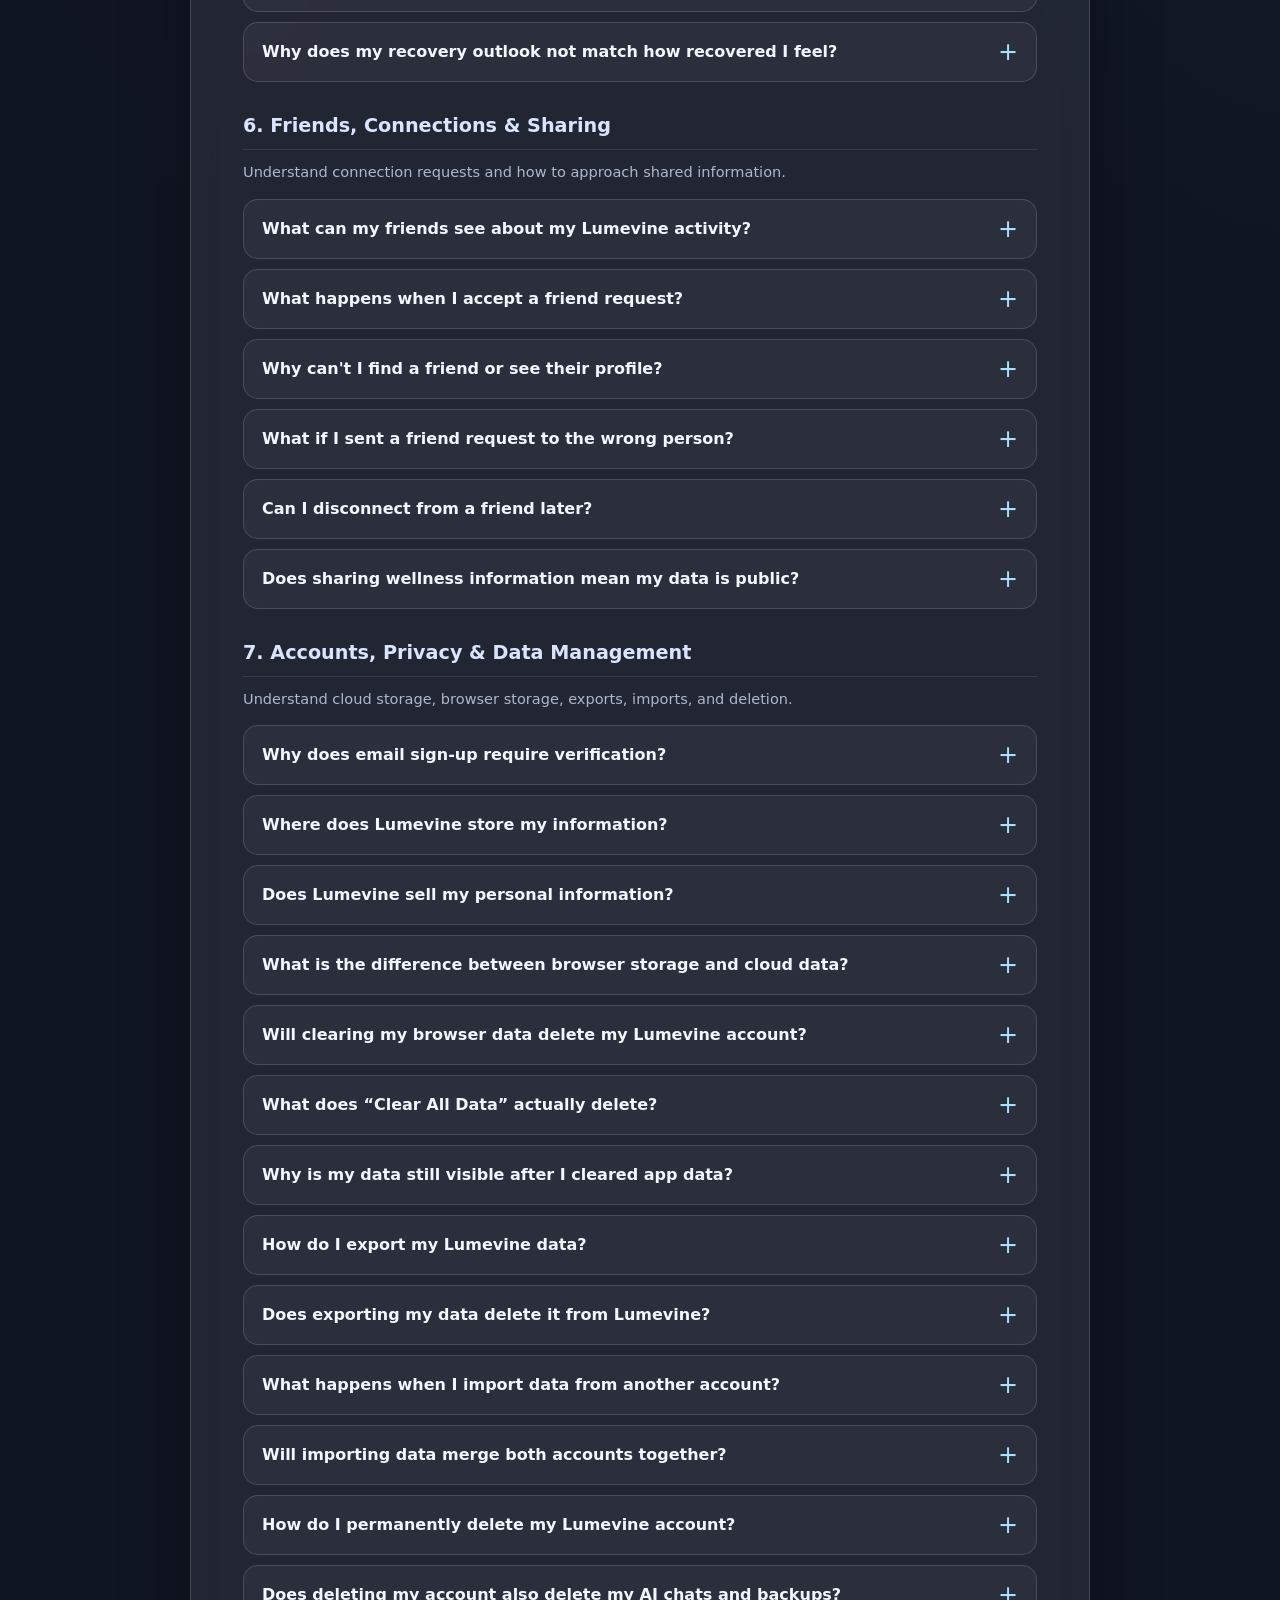
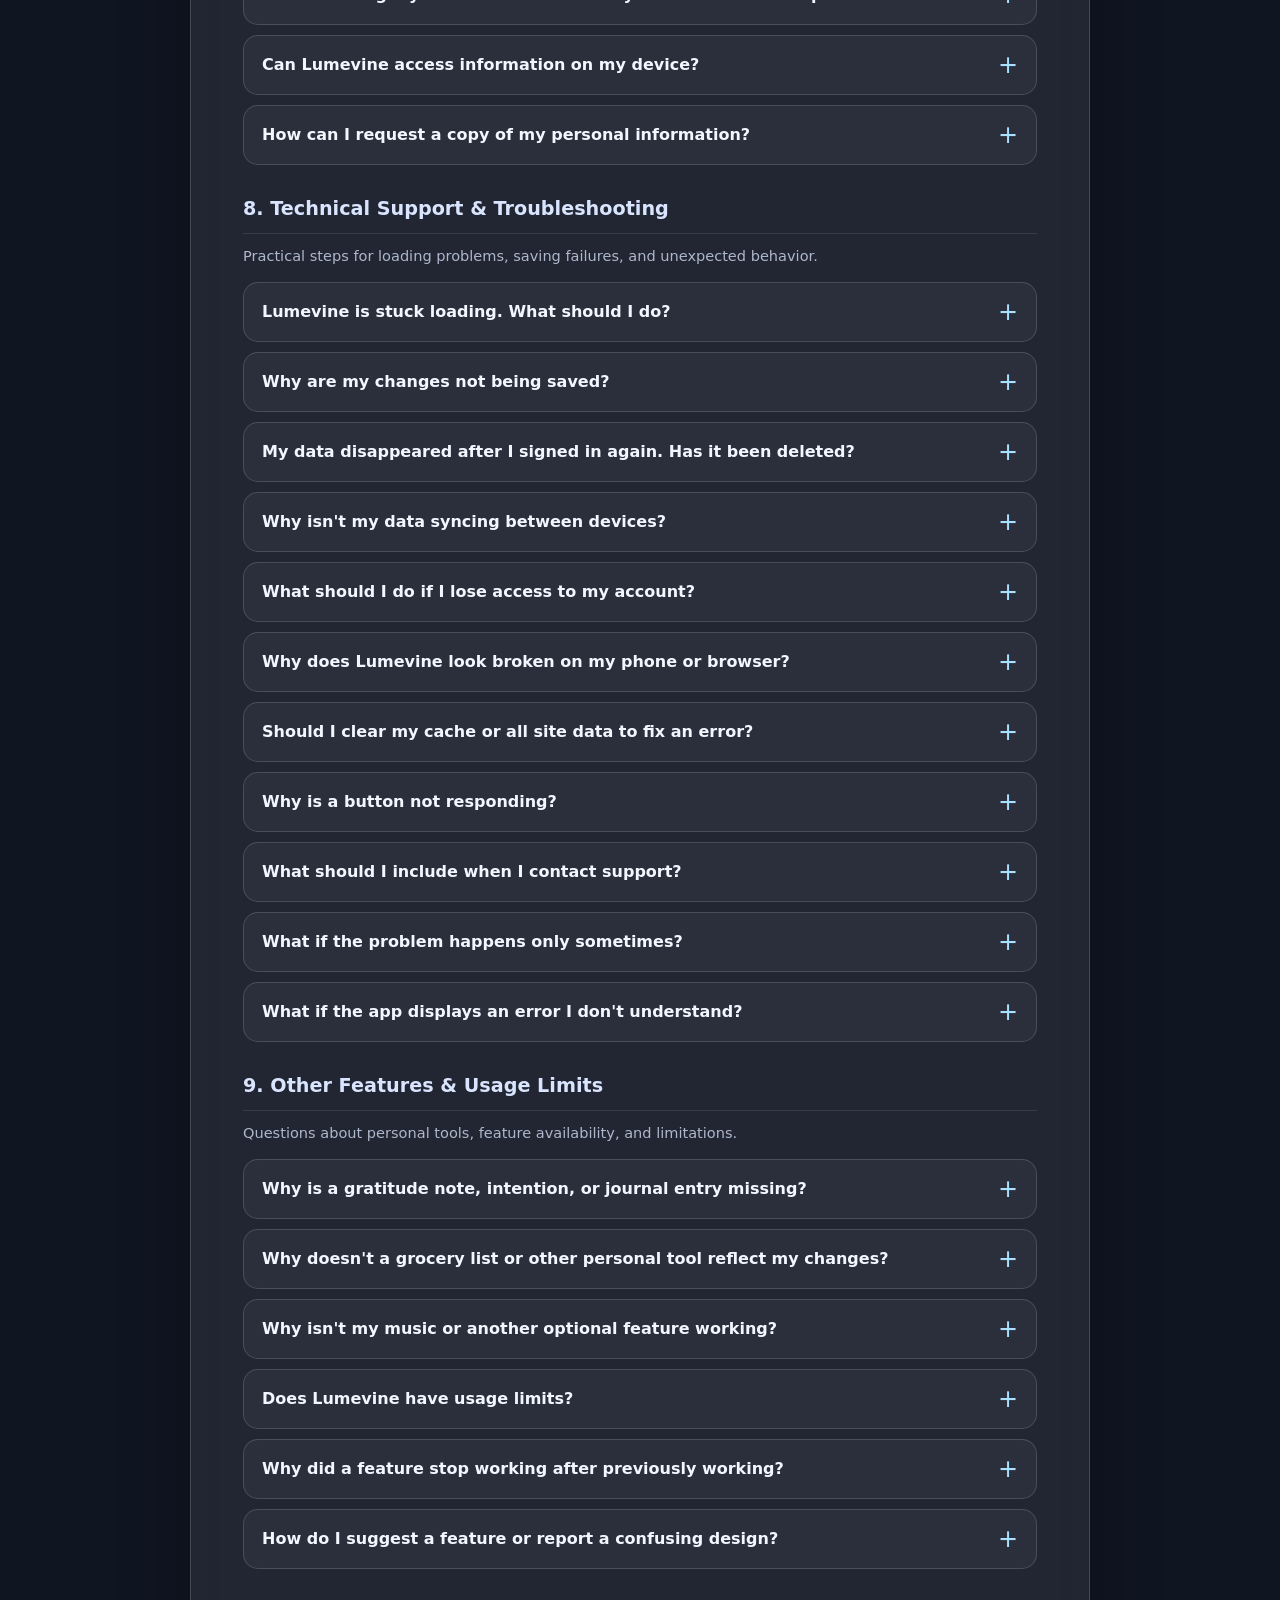
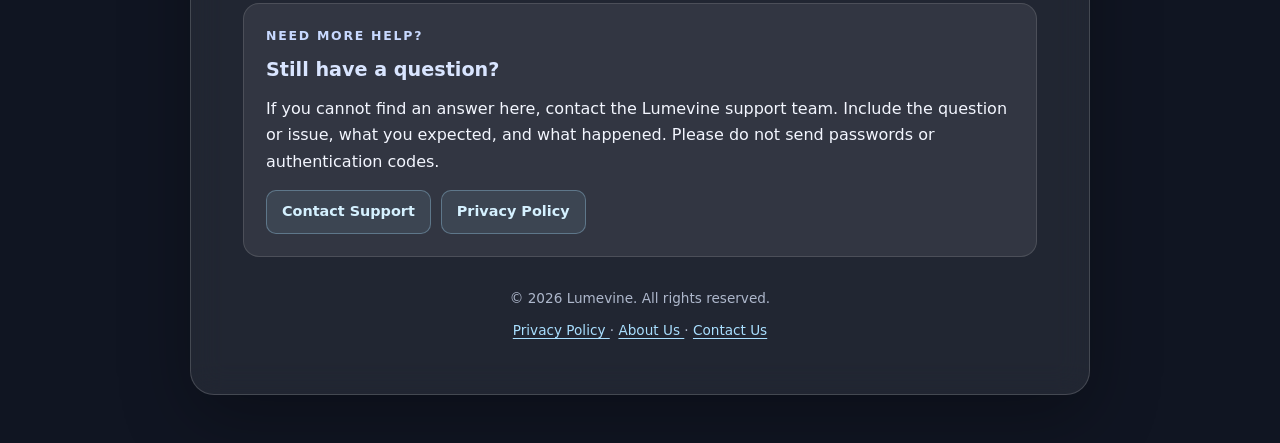
<file: docs/faq/index.html>
<!DOCTYPE html>
<html lang="en">
<head>
  <meta charset="utf-8">
  <meta name="viewport" content="width=device-width, initial-scale=1">
  <meta name="theme-color" content="#101522">
  <meta name="description" content="Find answers about Lumevine wellness tracking, habits, routines, AI Companion, privacy, account settings, data controls, and troubleshooting.">
  <title>FAQ & Help Center | Lumevine</title>

  <style>
    :root {
      color-scheme: dark;
      font-family: Inter, ui-sans-serif, system-ui, -apple-system,
        BlinkMacSystemFont, "Segoe UI", sans-serif;
      background: #101522;
      color: #f3f6ff;
      font-synthesis: none;
      --muted: #c3cada;
      --accent: #a9dfff;
      --border: rgba(255,255,255,.15);
      --surface: rgba(255,255,255,.045);
    }

    * {
      box-sizing: border-box;
    }

    html {
      scroll-behavior: smooth;
      scroll-padding-top: 20px;
    }

    body {
      min-height: 100vh;
      margin: 0;
      padding: 48px 18px;
      background:
        radial-gradient(
          ellipse at 15% 0%,
          rgba(124,58,98,.34),
          transparent 42%
        ),
        radial-gradient(
          ellipse at 100% 15%,
          rgba(79,139,180,.24),
          transparent 38%
        ),
        #101522;
      line-height: 1.65;
    }

    button, input {
      font: inherit;
    }

    button, a, input, summary {
      -webkit-tap-highlight-color: transparent;
    }

    a {
      color: var(--accent);
      text-underline-offset: 3px;
      overflow-wrap: anywhere;
    }

    a:hover {
      color: #d5f1ff;
    }

    main {
      width: min(900px, 100%);
      margin: 0 auto;
      padding: clamp(22px, 5vw, 52px);
      border: 1px solid rgba(255,255,255,.16);
      border-radius: 24px;
      background: rgba(255,255,255,.075);
      box-shadow: 0 24px 70px rgba(0,0,0,.28);
      backdrop-filter: blur(16px);
      -webkit-backdrop-filter: blur(16px);
    }

    .eyebrow {
      margin: 0 0 8px;
      color: #c8d9ff;
      font-size: .78rem;
      font-weight: 800;
      letter-spacing: .14em;
      text-transform: uppercase;
    }

    h1 {
      margin: 0;
      font-size: clamp(2rem, 6vw, 3.4rem);
      line-height: 1.1;
      letter-spacing: -.04em;
    }

    h2 {
      margin: 32px 0 10px;
      color: #d9e5ff;
      font-size: 1.2rem;
      scroll-margin-top: 20px;
    }

    h3 {
      margin: 22px 0 8px;
      color: #e1eaff;
      font-size: 1rem;
    }

    p {
      margin: 10px 0;
    }

    .updated {
      margin: 14px 0 28px;
      color: var(--muted);
      font-size: .9rem;
    }

    .intro {
      padding: 20px;
      border: 1px solid var(--border);
      border-radius: 16px;
      background: rgba(255,255,255,.06);
    }

    .intro p:first-child {
      margin-top: 0;
    }

    .intro p:last-child {
      margin-bottom: 0;
    }

    .notice {
      margin-top: 14px;
      padding: 13px 15px;
      border-left: 3px solid #a9dfff;
      border-radius: 8px;
      background: rgba(169,223,255,.07);
      color: #d5e6ff;
      font-size: .91rem;
    }

    .search-area {
      margin: 24px 0 16px;
    }

    .search-label {
      display: block;
      margin-bottom: 8px;
      color: #d9e5ff;
      font-size: .92rem;
      font-weight: 700;
    }

    .search-box {
      position: relative;
    }

    .search-box input {
      width: 100%;
      min-height: 52px;
      padding: 13px 46px 13px 16px;
      border: 1px solid var(--border);
      border-radius: 14px;
      outline: none;
      background: rgba(9,14,27,.55);
      color: #f3f6ff;
      transition: border-color .2s, box-shadow .2s;
    }

    .search-box input::placeholder {
      color: #8e9bb4;
    }

    .search-box input:focus {
      border-color: #a9dfff;
      box-shadow: 0 0 0 3px rgba(169,223,255,.12);
    }

    .search-clear {
      position: absolute;
      top: 50%;
      right: 9px;
      transform: translateY(-50%);
      width: 34px;
      height: 34px;
      border: 0;
      border-radius: 9px;
      background: transparent;
      color: var(--accent);
      cursor: pointer;
      font-size: 1.2rem;
    }

    .search-clear:hover {
      background: rgba(255,255,255,.08);
    }

    .filters {
      display: flex;
      flex-wrap: wrap;
      gap: 8px;
      margin: 14px 0 18px;
    }

    .filter-btn {
      padding: 8px 12px;
      border: 1px solid var(--border);
      border-radius: 999px;
      background: rgba(255,255,255,.035);
      color: #c3cada;
      cursor: pointer;
      font-size: .84rem;
      transition: background .2s, border-color .2s, color .2s;
    }

    .filter-btn:hover {
      border-color: rgba(169,223,255,.5);
      color: #f3f6ff;
    }

    .filter-btn[aria-pressed="true"] {
      border-color: rgba(169,223,255,.6);
      background: rgba(169,223,255,.13);
      color: #d5f1ff;
    }

    .results-bar {
      display: flex;
      flex-wrap: wrap;
      align-items: center;
      justify-content: space-between;
      gap: 12px;
      margin: 12px 0 18px;
      color: #aeb8cc;
      font-size: .86rem;
    }

    .text-btn {
      padding: 4px 0;
      border: 0;
      background: transparent;
      color: var(--accent);
      cursor: pointer;
      font-size: .86rem;
    }

    .text-btn:hover {
      color: #d5f1ff;
      text-decoration: underline;
    }

    .faq-section {
      margin-top: 28px;
    }

    .faq-section > h2 {
      margin-top: 0;
      padding-bottom: 8px;
      border-bottom: 1px solid rgba(255,255,255,.1);
    }

    .section-description {
      margin: 0 0 14px;
      color: #aeb8cc;
      font-size: .91rem;
    }

    .faq-item {
      margin: 10px 0;
      border: 1px solid var(--border);
      border-radius: 15px;
      background: var(--surface);
      overflow: hidden;
      transition: border-color .2s, background .2s;
    }

    .faq-item[open] {
      border-color: rgba(169,223,255,.3);
      background: rgba(255,255,255,.06);
    }

    .faq-item summary {
      position: relative;
      padding: 17px 48px 17px 18px;
      color: #f3f6ff;
      cursor: pointer;
      font-weight: 650;
      line-height: 1.5;
      list-style: none;
    }

    .faq-item summary::-webkit-details-marker {
      display: none;
    }

    .faq-item summary::after {
      content: "+";
      position: absolute;
      right: 18px;
      top: 50%;
      transform: translateY(-50%);
      color: var(--accent);
      font-size: 1.5rem;
      font-weight: 400;
    }

    .faq-item[open] summary::after {
      content: "\2212";
    }

    .faq-item summary:hover {
      background: rgba(255,255,255,.035);
    }

    .faq-item summary:focus-visible,
    button:focus-visible,
    a:focus-visible {
      outline: 2px solid var(--accent);
      outline-offset: 3px;
    }

    .answer {
      padding: 0 18px 19px;
      color: var(--muted);
      overflow-wrap: anywhere;
    }

    .answer p:first-child {
      margin-top: 0;
    }

    .answer p:last-child {
      margin-bottom: 0;
    }

    .answer ul,
    .answer ol {
      padding-left: 22px;
    }

    .answer li {
      margin: 7px 0;
    }

    .answer strong {
      color: #e7edff;
    }

    .answer .steps {
      margin: 12px 0;
      padding: 12px 15px;
      border: 1px solid rgba(255,255,255,.09);
      border-radius: 12px;
      background: rgba(0,0,0,.12);
    }

    .answer .steps ol {
      margin-bottom: 0;
    }

    .contact {
      margin-top: 34px;
      padding: 22px;
      border: 1px solid rgba(255,255,255,.12);
      border-radius: 16px;
      background: rgba(255,255,255,.08);
    }

    .contact h2 {
      margin-top: 0;
    }

    .contact-actions {
      display: flex;
      flex-wrap: wrap;
      gap: 10px;
      margin-top: 15px;
    }

    .contact-link {
      display: inline-flex;
      align-items: center;
      justify-content: center;
      min-height: 42px;
      padding: 9px 15px;
      border: 1px solid rgba(169,223,255,.32);
      border-radius: 10px;
      background: rgba(169,223,255,.09);
      color: #d5f1ff;
      text-decoration: none;
      font-weight: 650;
      font-size: .9rem;
    }

    .contact-link:hover {
      background: rgba(169,223,255,.16);
    }

    .no-results {
      padding: 28px 20px;
      border: 1px dashed var(--border);
      border-radius: 16px;
      color: var(--muted);
      text-align: center;
    }

    .no-results h3 {
      margin-top: 0;
    }

    .no-results p {
      margin-bottom: 14px;
    }

    .hidden {
      display: none !important;
    }

    footer {
      margin-top: 30px;
      color: #aeb8cc;
      font-size: .85rem;
      text-align: center;
    }

    footer p {
      margin-bottom: 0;
    }

    @media (max-width: 600px) {
      body {
        padding: 20px 12px;
      }

      main {
        padding: 21px 15px;
        border-radius: 19px;
      }

      .faq-item summary {
        padding: 16px 40px 16px 14px;
        font-size: .95rem;
      }

      .faq-item summary::after {
        right: 13px;
      }

      .answer {
        padding: 0 14px 16px;
        font-size: .94rem;
      }

      .intro,
      .contact {
        padding: 16px;
      }

      .filter-btn {
        font-size: .8rem;
        padding: 7px 10px;
      }
    }

    @media (prefers-reduced-motion: reduce) {
      *,
      *::before,
      *::after {
        scroll-behavior: auto !important;
        transition: none !important;
      }
    }
  </style>
</head>

<body>
<main>
  <p class="eyebrow">Lumevine · Help Center</p>
  <h1>Frequently Asked Questions</h1>
  <p class="updated">
  Practical answers for the way Lumevine works today.
  </p>

  <div class="intro">
    <p>
      Welcome to the Lumevine Help Center. Find clear guidance for Today’s Focus,
      adaptive priorities, Daily Routine, wellness tracking, AI Companion,
      account setup, and data controls.
    </p>
    <p>
      Search for a specific issue, browse by category, or expand a question.
      The answers describe current app behavior rather than idealized tracking habits.
    </p>
    <div class="notice">
      <strong>Important:</strong> Wellness estimates and AI-generated responses
      can be imperfect. This page distinguishes known app behavior from things
      that may require further investigation. Never rely on an estimate as a
      medical diagnosis.
    </div>
  </div>

  <div class="search-area">
    <label class="search-label" for="faq-search">
      What do you need help with?
    </label>
    <div class="search-box">
      <input
        id="faq-search"
        type="search"
        placeholder="Try “score not updating” or “delete my data”…"
        autocomplete="off"
        aria-controls="faq-content"
      >
      <button
        type="button"
        class="search-clear hidden"
        id="clear-search"
        aria-label="Clear search"
        title="Clear search"
      >×</button>
    </div>
  </div>

  <nav class="filters" id="faq-filters" aria-label="FAQ categories">
    <button class="filter-btn" type="button" data-filter="all"
      aria-pressed="true">All questions</button>
    <button class="filter-btn" type="button" data-filter="about"
      aria-pressed="false">Getting started</button>
    <button class="filter-btn" type="button" data-filter="tracking"
      aria-pressed="false">Tracking & scores</button>
    <button class="filter-btn" type="button" data-filter="routines"
      aria-pressed="false">Routines & tasks</button>
    <button class="filter-btn" type="button" data-filter="ai"
      aria-pressed="false">AI Companion</button>
    <button class="filter-btn" type="button" data-filter="reports"
      aria-pressed="false">Reports & insights</button>
    <button class="filter-btn" type="button" data-filter="social"
      aria-pressed="false">Friends & sharing</button>
    <button class="filter-btn" type="button" data-filter="privacy"
      aria-pressed="false">Privacy & data</button>
    <button class="filter-btn" type="button" data-filter="technical"
      aria-pressed="false">Troubleshooting</button>
  </nav>

  <div class="results-bar">
    <span id="results-count" aria-live="polite">Loading questions…</span>
    <div>
      <button class="text-btn" type="button" id="expand-all">
        Expand visible
      </button>
      <span aria-hidden="true"> · </span>
      <button class="text-btn" type="button" id="collapse-all">
        Collapse all
      </button>
    </div>
  </div>

  <div id="faq-content">

    <!-- 1. GETTING STARTED -->

    <section class="faq-section" data-category="about">
      <h2>1. Getting Started with Lumevine</h2>
      <p class="section-description">
        Understand the app, its purpose, and how its features fit together.
      </p>

      <details class="faq-item">
        <summary>What is Today’s Focus meant to show me?</summary>
        <div class="answer">
          <p>
            Today’s Focus offers an optional next step based mainly on your mood
            check-in and whether your task list looks heavy. It does not treat an
            unfinished water goal or a missing log as proof that something is wrong.
          </p>
          <p>
            Suggestions draw on general guidance: comfortable breathing can be a
            relaxation technique, enjoyable activities and supportive connection
            can be part of self-care, and any amount of movement can count. These
            are options, not treatment or guarantees; skip or stop anything that
            does not feel right for you. Sleep suggestions, when relevant, are
            general habits rather than an assessment of your sleep needs.
          </p>
          <p>
            Sources:
            <a href="https://www.nccih.nih.gov/health/relaxation-techniques-what-you-need-to-know" target="_blank" rel="noopener noreferrer">NCCIH on relaxation techniques</a>,
            <a href="https://www.nimh.nih.gov/health/topics/caring-for-your-mental-health" target="_blank" rel="noopener noreferrer">NIMH on mental-health self-care</a>, and
            <a href="https://www.who.int/news-room/fact-sheets/detail/physical-activity" target="_blank" rel="noopener noreferrer">WHO on physical activity</a>, and
            <a href="https://www.cdc.gov/sleep/about/index.html" target="_blank" rel="noopener noreferrer">CDC on sleep</a>.
          </p>
          <p>
            The app’s reflection score and personal pattern summaries describe
            logged data; they are not medical assessments and do not prove that
            one habit caused another.
          </p>
        </div>
      </details>

      <details class="faq-item">
        <summary>Why do my Today’s Priorities change?</summary>
        <div class="answer">
          <p>
            Suggestions can change when you record a different mood or when your
            open-task list becomes unusually large. A missing check-in is not treated
            as a wellness problem, and the water tracker is not used to tell you
            that you need to drink more.
          </p>
          <p>
            When there is no clear signal, Lumevine offers a general, optional
            suggestion such as comfortable movement or connection. The app cannot
            know what is medically appropriate for you, so use your own judgment
            and any guidance from a qualified professional.
          </p>
        </div>
      </details>

      <details class="faq-item">
        <summary>What is Lumevine actually designed to help me do?</summary>
        <div class="answer">
          <p>
            Lumevine brings together wellness tracking, routines, reflection,
            personal organization, and AI-assisted conversations. Rather than
            relying on one number to describe your well-being, you can record
            different parts of your daily life and review them over time.
          </p>
          <p>
            You can use the features that are useful to you without needing
            to complete every tracker or maintain a perfect routine.
          </p>
        </div>
      </details>

      <details class="faq-item">
        <summary>Which features should I set up first?</summary>
        <div class="answer">
          <p>
            Start with the parts of Lumevine you want to use consistently.
            For example, you might begin with mood check-ins, sleep tracking,
            hydration, or a daily routine.
          </p>
          <p>
            Record information as you go, then explore the relevant summaries
            and reflections. If a feature depends on historical entries,
            it may not provide a meaningful trend immediately.
          </p>
        </div>
      </details>

      <details class="faq-item">
        <summary>Do I need to use every feature for Lumevine to be useful?</summary>
        <div class="answer">
          <p>
            No. Track only the information that is relevant to you.
            Some summaries may have less information available when you leave
            certain trackers unused, but you should not feel pressured to
            record everything every day.
          </p>
        </div>
      </details>

      <details class="faq-item">
        <summary>Is Lumevine a medical or mental health app?</summary>
        <div class="answer">
          <p>
            Lumevine is a wellness and self-reflection tool, not a substitute
            for medical assessment, diagnosis, treatment, or professional
            mental health care. Scores, forecasts, and AI responses do not
            establish whether you have a health condition.
          </p>
          <p>
            If you have persistent or concerning symptoms, consult a qualified
            healthcare professional rather than relying on an app-generated result.
          </p>
        </div>
      </details>

      <details class="faq-item">
        <summary>Can I use Lumevine without following a perfect routine?</summary>
        <div class="answer">
          <p>
            Absolutely. Missed days happen. A missed check-in is not a personal
            failure, and a tracking streak is not a measure of your worth.
            Use your records to learn what works for you, not to punish yourself
            for being inconsistent.
          </p>
        </div>
      </details>

      <details class="faq-item">
        <summary>How does Habit Journey streak support work?</summary>
        <div class="answer">
          <p>
            Streaks are optional, and you can pause at any time. A reset only
            changes the streak count; it does not undo check-ins you have
            already recorded. Reach 100 progress to earn support for one missed
            day. If it is available, one missed day will not break the count;
            missing two days in a row resets it at 00:00 GMT on the following
            day. The card shows when support is available or has covered a day.
          </p>
        </div>
      </details>

      <details class="faq-item">
        <summary>Why is a feature or section missing from my app?</summary>
        <div class="answer">
          <p>
            First, make sure you are using the intended Lumevine website or
            application and that the page has finished loading. Some features
            may depend on your current app version, sign-in state, configuration,
            or whether the feature has been enabled.
          </p>
          <div class="steps">
            <ol>
              <li>Refresh the app and navigate back to the feature.</li>
              <li>Check whether you are signed in to the intended account.</li>
              <li>Look for an error message or a disabled control.</li>
              <li>If the feature is still missing, contact support with its name
                and a description of what you see.</li>
            </ol>
          </div>
          <p>
            Do not assume that a missing section means your account data has
            been deleted.
          </p>
        </div>
      </details>
    </section>

    <!-- 2. TRACKING AND SCORES -->

    <section class="faq-section" data-category="tracking">
      <h2>2. Tracking, Wellness Scores & Daily Check-ins</h2>
      <p class="section-description">
        Questions about recorded information, changing scores, and missing data.
      </p>

      <details class="faq-item">
        <summary>Why does my latest water log replace the earlier one?</summary>
        <div class="answer">
          <p>
            Lumevine interprets the latest water entry for a day as your current
            daily total. It does not add repeated corrections together, so changing
            a log from 5 to 7 glasses shows 7 rather than 12.
          </p>
          <p>
            If you have not chosen a personal water goal, the app keeps hydration
            flexible instead of displaying an assumed target.
          </p>
        </div>
      </details>

      <details class="faq-item">
        <summary>Why is my wellness score zero, blank, or unavailable?</summary>
        <div class="answer">
          <p>
            A blank or unavailable value usually means the feature has not
            finished loading or does not yet have the information it needs.
            A score of zero is a value from the calculation, not a judgment
            about you or a diagnosis.
          </p>
          <div class="steps">
            <ol>
              <li>Check that the relevant mood, sleep, water, or task entry is saved for the date shown.</li>
              <li>Refresh the dashboard and give it a moment to update.</li>
              <li>If it still looks wrong, contact support with the score name and the entries you expected it to use.</li>
            </ol>
          </div>
        </div>
      </details>

      <details class="faq-item">
        <summary>Why did my wellness score change when my routine stayed the same?</summary>
        <div class="answer">
          <p>
            A routine is only one possible part of a wellness picture.
            Today’s score can also change when mood, sleep, water, or task
            entries for today change, or when a previously missing entry is added.
          </p>
          <p>
            Check the entries shown in the dashboard and remember that a wellness
            score is a rough reflection of logged information, not a complete
            measure of how you are doing.
          </p>
        </div>
      </details>

      <details class="faq-item">
        <summary>Can missing sleep or mood entries affect my insights?</summary>
        <div class="answer">
          <p>
            They can limit how much information is available for a summary
            or trend that depends on those records. Missing information should
            not automatically be treated as proof that something did or did
            not happen.
          </p>
          <p>
            If you forgot to log an entry, add it if the app permits editing
            historical records. Otherwise, leave the gap as it is rather than
            entering an invented value.
          </p>
        </div>
      </details>

      <details class="faq-item">
        <summary>Why does my mood-risk estimate change even when I feel the same?</summary>
        <div class="answer">
          <p>
            The estimate is calculated from logged information, not directly
            from your feelings. Adding or correcting an entry can change the
            estimate even when your mood has not changed.
          </p>
          <p>
            Treat it as one prompt for reflection. Your own experience matters
            more than a changing number, and the estimate is not a diagnosis.
          </p>
        </div>
      </details>

      <details class="faq-item">
        <summary>Why isn't my newly added entry reflected in my score?</summary>
        <div class="answer">
          <p>
            The dashboard may need a moment to refresh after an entry is saved.
            It can also look unchanged if the entry was saved for a different
            date than the one the summary is showing.
          </p>
          <div class="steps">
            <ol>
              <li>Reopen the tracker and verify that the entry is present.</li>
              <li>Refresh the relevant dashboard or insight.</li>
              <li>Check that the summary is showing the same day as the entry.</li>
              <li>If it still does not update, contact support with the entry date and affected summary.</li>
            </ol>
          </div>
        </div>
      </details>

      <details class="faq-item">
        <summary>Can I edit or correct a mood, sleep, or hydration entry?</summary>
        <div class="answer">
          <p>
            Use the editing or removal controls available in the relevant tracker.
            If an edit control is not provided for a particular record, do not
            assume that changing a different screen will update it.
          </p>
          <p>
            After making a change, reopen the tracker and verify the saved value.
            If the wrong value remains, contact support with the tracker name,
            the affected date, and what you tried.
          </p>
        </div>
      </details>

      <details class="faq-item">
        <summary>What happens if I miss a day of tracking?</summary>
        <div class="answer">
          <p>
            You can continue tracking on the next day. Depending on the feature,
            the missing day may appear as a gap or reduce the amount of
            information available for a trend.
          </p>
          <p>
            A missed entry does not necessarily mean a score will become zero,
            and you should not invent past values merely to fill a gap.
          </p>
        </div>
      </details>

      <details class="faq-item">
        <summary>How accurate are Lumevine's wellness scores and forecasts?</summary>
        <div class="answer">
          <p>
            They are estimates or summaries based on the information and logic
            available to the relevant feature. Their usefulness depends on
            the accuracy and completeness of the recorded information and
            on the limitations of the calculation.
          </p>
          <p>
            They are not clinical measurements, guaranteed predictions,
            or diagnoses. If a result conflicts with how you feel or with
            professional advice, do not treat the app's result as authoritative.
          </p>
        </div>
      </details>

      <details class="faq-item">
        <summary>Does a low score mean I am doing something wrong?</summary>
        <div class="answer">
          <p>
            No. A score is not a moral judgment or a complete description
            of your life. It may reflect limited data, a particular set of
            tracked habits, or the assumptions built into that feature.
          </p>
          <p>
            Focus on useful observations and sustainable changes instead of
            trying to maximize a number at any cost.
          </p>
        </div>
      </details>

      <details class="faq-item">
        <summary>Can I rely on a burnout forecast or recovery estimate?</summary>
        <div class="answer">
          <p>
            Treat these features as prompts for reflection, not reliable
            predictions of a medical or psychological outcome. They cannot
            account for every personal, environmental, or health-related factor.
          </p>
          <p>
            If you feel persistently exhausted, overwhelmed, or unwell,
            seek appropriate professional support regardless of the forecast.
          </p>
        </div>
      </details>

      <details class="faq-item">
        <summary>How should I track something when I don't know the exact value?</summary>
        <div class="answer">
          <p>
            Enter an estimate only when the tracker allows it and you feel
            comfortable doing so. If you do not know, leave it blank rather than
            guessing; missing data is more useful than a made-up precise number.
          </p>
        </div>
      </details>
    </section>

    <!-- 3. ROUTINES AND TASKS -->

    <section class="faq-section" data-category="routines">
      <h2>3. Routines, Habits, Tasks & Reminders</h2>
      <p class="section-description">
        Help with schedules, activity durations, task lists, and reminders.
      </p>

      <details class="faq-item">
        <summary>How does Daily Routine generation choose activities?</summary>
        <div class="answer">
          <p>
            When enough history is available, Lumevine uses your wellness and task
            signals to shape a routine with real day activities such as waking up,
            meals, open tasks, breaks, movement, and winding down. Without enough
            history, it uses a varied starter pool.
          </p>
          <p>
            Generated routines are saved to your account. You can add custom
            activities, replace existing ones, choose a time range, or clear the
            routine from the Daily Routine card.
          </p>
        </div>
      </details>

      <details class="faq-item">
        <summary>Why does my routine start at a different time than expected?</summary>
        <div class="answer">
          <p>
            The routine start time shifts the scheduled activities together.
            If you change it, each activity keeps its duration but moves to a
            new time in the day.
          </p>
          <p>
            Check the start time and activity times shown on the Daily Routine
            card. If the saved schedule does not match, contact support with
            the expected and displayed times.
          </p>
        </div>
      </details>

      <details class="faq-item">
        <summary>What happens when I change my routine's start time?</summary>
        <div class="answer">
          <p>
            All activities move by the same amount, while keeping their
            durations. Review the updated routine after saving; you can still
            edit an individual activity’s time from the routine controls.
          </p>
        </div>
      </details>

      <details class="faq-item">
        <summary>Why is an activity missing from my routine?</summary>
        <div class="answer">
          <p>
            Reopen the routine and check whether the activity is still
            configured, whether you edited a different routine, and whether
            the schedule reflects your latest changes.
          </p>
          <p>
            If you recently changed the routine, refresh the page and inspect
            the saved configuration. If the activity remains missing, report
            its name and the steps that made it disappear.
          </p>
        </div>
      </details>

      <details class="faq-item">
        <summary>Why does my routine show an unexpected duration or end time?</summary>
        <div class="answer">
          <p>
            Check the configured durations and the order of the activities.
            If activities are arranged consecutively, changing an earlier
            duration may shift later activities and the overall end time.
          </p>
          <p>
            Compare the total duration with the individual activity durations.
            If the displayed total does not match the saved configuration,
            contact support with a concrete example.
          </p>
        </div>
      </details>

      <details class="faq-item">
        <summary>Can I create a routine that fits an irregular schedule?</summary>
        <div class="answer">
          <p>
            Yes. You can add or replace activities, choose a start time, and
            set an activity’s time range. Treat the schedule as a flexible
            guide and adjust it when your day changes.
          </p>
          <p>
            Daily Routine is a single daily schedule, not a separate weekday
            calendar with recurring exceptions.
          </p>
        </div>
      </details>

      <details class="faq-item">
        <summary>Why is a completed task still showing as pending?</summary>
        <div class="answer">
          <p>
            First verify that the completion action was accepted and that
            the correct task was updated. Refresh the task list and check
            whether you are viewing the intended day or list.
          </p>
          <p>
            If the task still appears pending, avoid repeatedly creating
            replacement tasks. Report the task's visible status and the
            action you took so the problem can be investigated.
          </p>
        </div>
      </details>

      <details class="faq-item">
        <summary>Why didn't my reminder notify me?</summary>
        <div class="answer">
          <p>
            Lumevine shows a countdown in the Reminders card and plays a chime
            when the timer ends. The timer needs the app page to remain open;
            browser or operating-system settings may pause or limit activity
            when the page is in the background.
          </p>
          <div class="steps">
            <ol>
              <li>Verify the reminder's saved date and time.</li>
              <li>Keep the Lumevine page open until the reminder is due.</li>
              <li>Check that the reminder is still listed and its countdown is running.</li>
              <li>Check your device’s sound level if you did not hear the chime.</li>
            </ol>
          </div>
        </div>
      </details>

      <details class="faq-item">
        <summary>Will changing a routine erase my previous tracking history?</summary>
        <div class="answer">
          <p>
            Editing or clearing the Daily Routine changes the saved schedule;
            it does not delete your mood, sleep, hydration, or task history.
            Clearing the routine removes its saved activities from your account.
          </p>
        </div>
      </details>

      <details class="faq-item">
        <summary>Why does my habit progress not match my actual effort?</summary>
        <div class="answer">
          <p>
            Progress displays generally reflect recorded or completed items,
            not every effort you made outside the app. A missing completion
            entry can therefore differ from what actually happened in your day.
          </p>
          <p>
            Check the relevant record and completion controls. Do not treat
            the displayed progress as a complete account of your effort.
          </p>
        </div>
      </details>
    </section>

    <!-- 4. AI COMPANION -->

    <section class="faq-section" data-category="ai">
      <h2>4. AI Companion</h2>
      <p class="section-description">
        Understand AI answers, conversation history, context, and limitations.
      </p>

      <details class="faq-item">
        <summary>What can AI memory remember?</summary>
        <div class="answer">
          <p>
            Lumevine saves a personal AI profile in your Firebase account. It can
            remember goals, recurring challenges, preferences, interests, useful
            context you share about your life, progress, and recent conversation topics.
            The profile is updated as you chat and helps tailor suggestions over time.
          </p>
          <p>
            Ask <strong>“What do you know about me?”</strong> to see the profile details
            currently saved. Say <strong>“Call me Alex”</strong> to save a preferred
            name, or start a message with <strong>“Remember:”</strong> to save a detail
            for future chats. To review or manually update the saved categories, open
            Account → Personalization → Edit AI Memory. Clearing AI chats keeps the
            saved AI profile; Clear All Data removes it.
          </p>
          <p>
            The Companion matches questions to the relevant category: for example,
            asking about your goals or what you want to achieve or become draws from
            Goals. It uses the same category-aware approach for preferences, interests,
            challenges, and other saved details.
          </p>
        </div>
      </details>

      <details class="faq-item">
        <summary>What can the Lumevine AI Companion actually do?</summary>
        <div class="answer">
          <p>
            The AI Companion can chat about everyday topics, help you think
            through routines or goals, respond to casual messages, and use
            relevant context from earlier conversations.
          </p>
          <p>
            It does not change your account, tasks, or routine for you. It can
            make mistakes, so treat its replies as suggestions rather than facts.
          </p>
        </div>
      </details>

      <details class="faq-item">
        <summary>Can the AI Companion see my mood, sleep, and hydration logs?</summary>
        <div class="answer">
          <p>
            The AI Companion can use the context supplied by the app and the
            information you share in conversation. It does not automatically
            turn every private tracker entry into a complete report, so its
            understanding may be limited to the available context.
          </p>
          <p>
            Do not paste passwords, verification codes, or information you
            would not want included in an AI conversation.
          </p>
        </div>
      </details>

      <details class="faq-item">
        <summary>Why did the AI Companion give me a wrong or contradictory answer?</summary>
        <div class="answer">
          <p>
            AI systems can misunderstand a question, overlook context,
            produce incorrect facts, or give different answers to similar
            questions. A fluent answer is not proof that the answer is correct.
          </p>
          <div class="steps">
            <ol>
              <li>Restate the question and include the relevant context.</li>
              <li>Ask the Companion to distinguish known facts from assumptions.</li>
              <li>Verify important information independently.</li>
              <li>If the answer is repeatedly incorrect, report the prompt,
                the response, and the approximate time.</li>
            </ol>
          </div>
          <p>
            Remove passwords, private conversations, and other sensitive
            information before sharing examples with support.
          </p>
        </div>
      </details>

      <details class="faq-item">
        <summary>Does the AI Companion remember my previous conversations?</summary>
        <div class="answer">
          <p>
            Yes. Lumevine saves chat history and a separate personal profile to your
            Firebase account. The profile keeps useful details such as your goals,
            recurring challenges, preferences, interests, life context, and progress.
          </p>
          <p>
            Ask <strong>“What do you know about me?”</strong> to review the saved profile.
            It is a summary, not a verbatim record of every message. Clearing AI chats
            keeps the profile, while Clear All Data removes it. You can manually review
            and edit its categories in Account → Personalization → Edit AI Memory.
          </p>
        </div>
      </details>

      <details class="faq-item">
        <summary>Why does the AI Companion forget something I told it earlier?</summary>
        <div class="answer">
          <p>
            The profile focuses on details you share about your goals, challenges,
            preferences, interests, routines, and progress; it does not save every
            sentence as a personal fact. Ask what the Companion remembers to review
            the current profile.
          </p>
          <p>
            If a useful detail is missing, mention it clearly. To replace an outdated
            goal, preference, challenge, interest, or life detail, start with “Actually…”.
            Use Clear AI Chats to remove the saved conversation history while keeping
            the profile.
          </p>
        </div>
      </details>

      <details class="faq-item">
        <summary>Is my AI Companion conversation history saved?</summary>
        <div class="answer">
          <p>
            Yes. AI conversations are saved to your signed-in account so you
            can see them when you return.
          </p>
          <p>
            Use <strong>Clear</strong> in the AI Companion card to remove the
            conversation history while keeping your saved AI memory. You have five
            seconds to undo the chat-history deletion. For broader data-handling details,
            read the
            <a href="https://lumevine.runs-at.dev/privacy/" target="_blank" rel="noopener noreferrer">
              Lumevine Privacy Policy
            </a>. Do not enter passwords or verification codes in a chat.
          </p>
        </div>
      </details>

      <details class="faq-item">
        <summary>What happens if I clear my AI chat history?</summary>
        <div class="answer">
          <p>
            The <strong>Clear</strong> button removes your saved AI conversations but
            keeps your saved AI memory. The action has a five-second undo window;
            after that, the chat deletion is finalized.
          </p>
          <p>
            This clears AI data only. Use <strong>Clear All Data</strong> in Account if you
            want to remove the rest of your Lumevine app data too.
          </p>
        </div>
      </details>

      <details class="faq-item">
        <summary>Can I ask the AI Companion for a medical diagnosis?</summary>
        <div class="answer">
          <p>
            You can ask general wellness questions, but the AI Companion
            is not a doctor, therapist, or diagnostic system. It can produce
            inaccurate or inappropriate suggestions and cannot replace
            a qualified professional's assessment.
          </p>
          <p>
            Do not use an AI response to start, stop, or change medication
            or to make urgent health decisions.
          </p>
        </div>
      </details>

      <details class="faq-item">
        <summary>Why is the AI Companion not responding or taking so long?</summary>
        <div class="answer">
          <p>
            A slow or missing response can result from a network problem,
            a temporary service issue, a request failure, or a limit imposed
            by the underlying service.
          </p>
          <div class="steps">
            <ol>
              <li>Check your connection and refresh the app.</li>
              <li>Check whether the message actually appeared in the conversation.</li>
              <li>Try a short, simple message to see whether the issue persists.</li>
              <li>Avoid repeatedly submitting the same long request while
                the original request may still be processing.</li>
              <li>Record any displayed error and contact support if it continues.</li>
            </ol>
          </div>
        </div>
      </details>

      <details class="faq-item">
        <summary>Why does the AI Companion give different answers to the same question?</summary>
        <div class="answer">
          <p>
            AI-generated responses can vary with wording, conversation
            context, available information, and model behavior. A response
            is not necessarily a fixed result like a calculator output.
          </p>
          <p>
            For questions requiring a consistent factual answer, check a
            reliable source and do not rely on the Companion as the only
            authority.
          </p>
        </div>
      </details>

      <details class="faq-item">
        <summary>Can the AI Companion take actions in my account?</summary>
        <div class="answer">
          <p>
            No. The AI Companion can suggest ideas and discuss your plans, but
            it cannot add tasks, edit your routine, change settings, or log
            wellness entries for you.
          </p>
          <p>
            Use the relevant card or control to make changes yourself.
          </p>
        </div>
      </details>
    </section>

    <!-- 5. REPORTS AND INSIGHTS -->

    <section class="faq-section" data-category="reports">
      <h2>5. Reports, Trends & Reflections</h2>
      <p class="section-description">
        Questions about missing reports, historical patterns, and summaries.
      </p>

      <details class="faq-item">
        <summary>Why is my weekly report empty or incomplete?</summary>
        <div class="answer">
          <p>
            A report can only summarize information available to the report
            feature. Missing check-ins, incomplete records, a period with
            little activity, or a loading problem can leave parts of a report
            empty or less informative.
          </p>
          <div class="steps">
            <ol>
              <li>Check that you have selected the intended reporting period.</li>
              <li>Verify that relevant entries exist for those dates.</li>
              <li>Refresh the report and allow it to finish loading.</li>
              <li>If the report remains incomplete despite saved records,
                contact support with the period and missing section.</li>
            </ol>
          </div>
        </div>
      </details>

      <details class="faq-item">
        <summary>What dates does a weekly report cover?</summary>
        <div class="answer">
          <p>
            Check the dates displayed by the report itself. Do not assume
            whether a week begins on Sunday or Monday, or whether it uses
            your local time zone, unless the feature explicitly indicates so.
          </p>
          <p>
            If the displayed period appears incorrect, include the dates
            shown and your expected period when contacting support.
          </p>
        </div>
      </details>

      <details class="faq-item">
        <summary>Why is a pattern or trend missing from my insights?</summary>
        <div class="answer">
          <p>
            A trend may require more records or a longer observation period
            than you currently have. Gaps, inconsistent entries, or a feature's
            particular requirements can also affect what is shown.
          </p>
          <p>
            Continue recording relevant information consistently when
            practical. Do not assume that the absence of a displayed trend
            proves there is no relationship or pattern.
          </p>
        </div>
      </details>

      <details class="faq-item">
        <summary>Can I compare my wellness data across different weeks?</summary>
        <div class="answer">
          <p>
            Use the historical views or reporting controls available in
            Lumevine. For a meaningful comparison, make sure the periods
            being compared are clearly identified and that differences in
            missing data are taken into account.
          </p>
          <p>
            A difference between two summaries does not by itself establish
            what caused the change.
          </p>
        </div>
      </details>

      <details class="faq-item">
        <summary>Why does a report disagree with what I remember?</summary>
        <div class="answer">
          <p>
            The report reflects the information available to it, which may
            not capture everything that happened. Review the underlying
            entries for the relevant period and check for omissions or
            incorrectly recorded values.
          </p>
          <p>
            If the underlying records are correct but the report still
            appears inconsistent, send support a specific example rather
            than relying on the summary alone.
          </p>
        </div>
      </details>

      <details class="faq-item">
        <summary>Can I export a report or share it with someone?</summary>
        <div class="answer">
          <p>
            Use the export or sharing controls that are actually available
            for the report you want to use. An option to export general app
            data does not necessarily mean that every report has its own
            downloadable format.
          </p>
          <p>
            Before sharing, review the contents for personal wellness
            information that you do not want others to receive.
          </p>
        </div>
      </details>

      <details class="faq-item">
        <summary>Why does my recovery outlook not match how recovered I feel?</summary>
        <div class="answer">
          <p>
            A recovery outlook is an estimate, not a direct measurement
            of your physical or mental state. It may not account for all
            factors affecting your experience.
          </p>
          <p>
            Give appropriate weight to how you feel and to professional
            advice. Do not push through pain, severe exhaustion, or other
            concerning symptoms just because an estimate suggests you are ready.
          </p>
        </div>
      </details>
    </section>

    <!-- 6. FRIENDS AND SHARING -->

    <section class="faq-section" data-category="social">
      <h2>6. Friends, Connections & Sharing</h2>
      <p class="section-description">
        Understand connection requests and how to approach shared information.
      </p>

      <details class="faq-item">
        <summary>What can my friends see about my Lumevine activity?</summary>
        <div class="answer">
          <p>
            Friends can compare progress with you through the Friends area.
            A friend connection does not give someone access to your password,
            private AI conversations, or every wellness entry in your account.
          </p>
          <p>
            Review the information shown in the friend card before connecting.
            If a particular value is displayed there, treat it as shared with
            your connected friends.
          </p>
        </div>
      </details>

      <details class="faq-item">
        <summary>What happens when I accept a friend request?</summary>
        <div class="answer">
          <p>
            Accepting a request establishes a connection within the app.
            You can compare progress and encourage one another from the Friends
            area. It does not expose your full account or private AI chats.
          </p>
        </div>
      </details>

      <details class="faq-item">
        <summary>Why can't I find a friend or see their profile?</summary>
        <div class="answer">
          <p>
            Verify that you are searching for the correct account and that
            the connection feature has loaded. The other person may not
            be discoverable through the method you are using, or a request
            may not have been completed.
          </p>
          <p>
            Refresh the screen and check the status of any existing request.
            If the problem persists, contact support without sharing private
            information about the other person's account.
          </p>
        </div>
      </details>

      <details class="faq-item">
        <summary>What if I sent a friend request to the wrong person?</summary>
        <div class="answer">
          <p>
            Open Account → Friends → Sent Requests and cancel the request.
            If the request has already been accepted, remove the connection
            from Current Friends instead.
          </p>
        </div>
      </details>

      <details class="faq-item">
        <summary>Can I disconnect from a friend later?</summary>
        <div class="answer">
          <p>
            Open Account → Friends and use the controls beside the connection
            to remove it. Removing a connection may change future visibility,
            but it does not necessarily delete information the other person
            has already seen or independently recorded.
          </p>
          <p>
            If you need to understand the effect of disconnection on
            previously shared data, review the applicable privacy information
            or ask support before proceeding.
          </p>
        </div>
      </details>

      <details class="faq-item">
        <summary>Does sharing wellness information mean my data is public?</summary>
        <div class="answer">
          <p>
            No. Friend connections are not public posts. Progress shown in the
            Friends area is visible to connected friends, not to everyone on
            the internet.
          </p>
          <p>
            Check the relevant screen and do not share information with
            anyone unless you understand the audience and are comfortable
            with the disclosure.
          </p>
        </div>
      </details>
    </section>

    <!-- 7. PRIVACY AND DATA -->

    <section class="faq-section" data-category="privacy">
      <h2>7. Accounts, Privacy & Data Management</h2>
      <p class="section-description">
        Understand cloud storage, browser storage, exports, imports, and deletion.
      </p>

      <details class="faq-item">
        <summary>Why does email sign-up require verification?</summary>
        <div class="answer">
          <p>
            Email verification confirms that you control the address used for the
            account. Lumevine sends the verification email before finalizing the
            profile, and an unverified session cannot initialize the dashboard.
          </p>
          <p>
            If the email does not arrive, check spam or use the resend verification
            action from the sign-in screen.
          </p>
        </div>
      </details>

      <details class="faq-item">
        <summary>Where does Lumevine store my information?</summary>
        <div class="answer">
          <p>
            Lumevine uses Google Firebase services for authentication
            and cloud data storage, and the app may use browser storage
            for preferences or session state.
          </p>
          <p>
            Account data is stored in Firebase cloud services; some preferences
            and sign-in state may also be kept in your browser. The
            <a href="https://lumevine.runs-at.dev/privacy/" target="_blank" rel="noopener noreferrer">
              Privacy Policy
            </a>
            explains the data handling and service providers in more detail.
          </p>
        </div>
      </details>

      <details class="faq-item">
        <summary>Does Lumevine sell my personal information?</summary>
        <div class="answer">
          <p>
            According to the Lumevine Privacy Policy, Lumevine does not
            sell personal information. Information may still be processed
            by service providers needed to operate the app.
          </p>
          <p>
            For details about applicable providers and data handling,
            consult the
            <a href="https://lumevine.runs-at.dev/privacy/" target="_blank" rel="noopener noreferrer">
              Privacy Policy
            </a>.
          </p>
        </div>
      </details>

      <details class="faq-item">
        <summary>What is the difference between browser storage and cloud data?</summary>
        <div class="answer">
          <p>
            Browser storage is information kept by the browser on your
            device. Cloud data is stored by a remote service associated
            with the app. Different kinds of information can be stored
            in different places.
          </p>
          <p>
            Clearing browser data may remove local preferences, session
            information, or other locally stored records. It should not
            be assumed to delete all cloud records, and deleting a cloud
            record does not necessarily clear every local copy.
          </p>
        </div>
      </details>

      <details class="faq-item">
        <summary>Will clearing my browser data delete my Lumevine account?</summary>
        <div class="answer">
          <p>
            Clearing browser data is not the same as explicitly deleting
            your account. It can remove local session information and
            may require you to sign in again.
          </p>
          <p>
            Before clearing storage, ensure that you know how to regain
            access to your account. Do not rely on a browser session as
            the only way to access important information.
          </p>
        </div>
      </details>

      <details class="faq-item">
        <summary>What does “Clear All Data” actually delete?</summary>
        <div class="answer">
          <p>
            Clear All Data permanently removes your Lumevine app data, including
            tasks, mood, water, sleep, gratitude, reminders, AI conversations,
            insights, streaks, friends, friend requests, and saved AI memory.
            It does not delete your sign-in account or credentials, and it
            does not reset daily usage limits.
          </p>
          <div class="steps">
            <ol>
              <li>Export anything you want to keep before clearing.</li>
              <li>Read both confirmation prompts; the action cannot be undone.</li>
              <li>Your account remains signed in after the app data is removed.</li>
            </ol>
          </div>
        </div>
      </details>

      <details class="faq-item">
        <summary>Why is my data still visible after I cleared app data?</summary>
        <div class="answer">
          <p>
            The operation may not cover every storage location or account
            record. Information might remain in cloud storage, browser storage,
            another signed-in device, or a separate feature's records.
          </p>
          <p>
            Review what the clear-data action says it affects. If the data
            should have been removed but remains visible, record where it
            appears and contact support rather than repeatedly clearing
            unrelated storage.
          </p>
        </div>
      </details>

      <details class="faq-item">
        <summary>How do I export my Lumevine data?</summary>
        <div class="answer">
          <p>
            Choose <strong>Export Data</strong> in Account and follow the
            prompts. The app creates a downloadable backup that you can keep
            or use in its import flow.
          </p>
          <p>
            Keep the exported file somewhere private: it contains personal
            account information.
          </p>
        </div>
      </details>

      <details class="faq-item">
        <summary>Does exporting my data delete it from Lumevine?</summary>
        <div class="answer">
          <p>
            Exporting and deleting are separate operations. Creating a
            downloadable copy should not be treated as a request to remove
            the original data from your account.
          </p>
          <p>
            If you want deletion, use the relevant deletion controls or
            contact support separately.
          </p>
        </div>
      </details>

      <details class="faq-item">
        <summary>What happens when I import data from another account?</summary>
        <div class="answer">
          <p>
            Lumevine's import workflow describes replacing current data
            with the source account's latest cloud backup. Treat this as
            a potentially destructive operation, not a simple merge.
          </p>
          <div class="steps">
            <ol>
              <li>Verify that the source account is the intended account.</li>
              <li>Export your current data first, if the export option is available.</li>
              <li>Read all warnings and confirmation messages.</li>
              <li>Proceed only if you understand that existing data may be replaced.</li>
              <li>After the import, check important records and account state.</li>
            </ol>
          </div>
          <p>
            The import workflow also indicates that the source account
            receives a security warning on its next login. If the warning
            or replacement behavior differs from what you see, contact support.
          </p>
        </div>
      </details>

      <details class="faq-item">
        <summary>Will importing data merge both accounts together?</summary>
        <div class="answer">
          <p>
            Do not assume that import means merge. Lumevine's described
            workflow replaces current data with a source backup, so you
            should assume that destination records may be overwritten.
          </p>
          <p>
            If you need to combine information from two accounts, ask
            support whether a supported merge process exists before
            performing an import.
          </p>
        </div>
      </details>

      <details class="faq-item">
        <summary>How do I permanently delete my Lumevine account?</summary>
        <div class="answer">
          <p>
            Email
            <a href="https://mail.google.com/mail/?view=cm&amp;fs=1&amp;to=support.lumevine@gmail.com" target="_blank" rel="noopener noreferrer">
              support.lumevine@gmail.com
            </a>
            to request account deletion and the removal of associated
            personal data.
          </p>
          <p>
            Clearly state that you want account deletion, not merely a
            local data reset. Support may need to verify account ownership.
            Ask for clarification if you need to understand which records
            can be deleted and whether any retention obligations apply.
          </p>
        </div>
      </details>

      <details class="faq-item">
        <summary>Does deleting my account also delete my AI chats and backups?</summary>
        <div class="answer">
          <p>
            Do not assume that every related record is removed immediately
            by a single action. Chat history, backups, service logs, and
            other records can have different retention and deletion behavior.
          </p>
          <p>
            Include AI chat history and backups in your deletion request
            if you want support to clarify their treatment. Refer to the
            Privacy Policy for the applicable retention terms.
          </p>
        </div>
      </details>

      <details class="faq-item">
        <summary>Can Lumevine access information on my device?</summary>
        <div class="answer">
          <p>
            Access depends on the permissions and capabilities used by
            the features you interact with. Browser storage, device
            permissions, and information you submit are different kinds
            of access.
          </p>
          <p>
            Review your browser or device permissions and the
            <a href="https://lumevine.runs-at.dev/privacy/" target="_blank" rel="noopener noreferrer">
              Privacy Policy
            </a>
            if you want to understand how particular information is handled.
          </p>
        </div>
      </details>

      <details class="faq-item">
        <summary>How can I request a copy of my personal information?</summary>
        <div class="answer">
          <p>
            Contact
            <a href="https://mail.google.com/mail/?view=cm&amp;fs=1&amp;to=support.lumevine@gmail.com" target="_blank" rel="noopener noreferrer">
              support.lumevine@gmail.com
            </a>
            and describe the information you want to access. If the app's
            export function meets your needs, you can also use that control.
          </p>
          <p>
            Support may need to verify your account before handling a request.
            Do not send your password or authentication codes by email.
          </p>
        </div>
      </details>
    </section>

    <!-- 8. TROUBLESHOOTING -->

    <section class="faq-section" data-category="technical">
      <h2>8. Technical Support & Troubleshooting</h2>
      <p class="section-description">
        Practical steps for loading problems, saving failures, and unexpected behavior.
      </p>

      <details class="faq-item">
        <summary>Lumevine is stuck loading. What should I do?</summary>
        <div class="answer">
          <div class="steps">
            <ol>
              <li>Wait briefly to see whether the page finishes loading.</li>
              <li>Check that your internet connection is working.</li>
              <li>Refresh the page or reopen the app.</li>
              <li>Try another supported browser if the problem continues.</li>
              <li>If an error appears, note its exact wording.</li>
            </ol>
          </div>
          <p>
            Avoid clearing all browser storage as your first troubleshooting
            step. Doing so can remove local state and sign-in information
            without necessarily fixing the underlying problem.
          </p>
        </div>
      </details>

      <details class="faq-item">
        <summary>Why are my changes not being saved?</summary>
        <div class="answer">
          <p>
            A visible change on the screen does not always mean it was
            successfully saved. A network failure, a rejected request,
            or a temporary application issue may prevent the change from
            being persisted.
          </p>
          <div class="steps">
            <ol>
              <li>Look for a save confirmation or error message.</li>
              <li>Reopen the relevant section and check the saved value.</li>
              <li>Check your connection and retry once if appropriate.</li>
              <li>Do not close the page until an important change is confirmed.</li>
              <li>If it fails again, report the action and the resulting error.</li>
            </ol>
          </div>
        </div>
      </details>

      <details class="faq-item">
        <summary>My data disappeared after I signed in again. Has it been deleted?</summary>
        <div class="answer">
          <p>
            Not necessarily. First check that you signed in using the
            intended account and that you are viewing the correct section
            or reporting period. Local-only information and cloud-saved
            information may behave differently.
          </p>
          <p>
            Avoid creating large amounts of replacement data or importing
            another backup until you understand what happened. If important
            records are missing, contact support and describe when they
            were last visible.
          </p>
        </div>
      </details>

      <details class="faq-item">
        <summary>Why isn't my data syncing between devices?</summary>
        <div class="answer">
          <p>
            First verify that both devices are using the same intended
            account. Data stored locally may not automatically appear on
            another device unless the relevant feature saves it to the cloud.
          </p>
          <div class="steps">
            <ol>
              <li>Check the account on each device.</li>
              <li>Confirm that the record appears on the device where it was created.</li>
              <li>Refresh the destination device and revisit the relevant feature.</li>
              <li>Check for an error or an indication that saving failed.</li>
              <li>Contact support if the records remain inconsistent.</li>
            </ol>
          </div>
        </div>
      </details>

      <details class="faq-item">
        <summary>What should I do if I lose access to my account?</summary>
        <div class="answer">
          <p>
            Use the sign-in or recovery options provided by Lumevine.
            Make sure you are using the correct authentication method and
            account details.
          </p>
          <p>
            If you cannot recover access, email
            <a href="https://mail.google.com/mail/?view=cm&amp;fs=1&amp;to=support.lumevine@gmail.com" target="_blank" rel="noopener noreferrer">
              support.lumevine@gmail.com
            </a>
            with a description of the issue. Never send your password,
            one-time authentication code, or recovery secret.
          </p>
        </div>
      </details>

      <details class="faq-item">
        <summary>Why does Lumevine look broken on my phone or browser?</summary>
        <div class="answer">
          <p>
            Display issues can result from an outdated browser, zoom or
            viewport settings, blocked scripts, cached resources, or a
            temporary loading failure.
          </p>
          <div class="steps">
            <ol>
              <li>Refresh the page.</li>
              <li>Return browser zoom to a normal setting.</li>
              <li>Update your browser if an update is available.</li>
              <li>Try a private window or another supported browser.</li>
              <li>Report the affected screen and device/browser details.</li>
            </ol>
          </div>
        </div>
      </details>

      <details class="faq-item">
        <summary>Should I clear my cache or all site data to fix an error?</summary>
        <div class="answer">
          <p>
            A normal refresh is the safer first step. Clearing cached files
            can sometimes resolve a stale-resource problem, but clearing
            all site data may also remove session information and locally
            stored records.
          </p>
          <p>
            Before clearing site data, make sure you know how to sign in
            again and have exported any important information that might
            exist only locally.
          </p>
        </div>
      </details>

      <details class="faq-item">
        <summary>Why is a button not responding?</summary>
        <div class="answer">
          <p>
            The control may be waiting for data, disabled until a required
            field is completed, or affected by a temporary script or
            network error.
          </p>
          <p>
            Check whether any required fields are missing, wait for any
            loading indicator, and try refreshing. If the issue persists,
            include the button's label, the screen where it appears, and
            what happens when you select it.
          </p>
        </div>
      </details>

      <details class="faq-item">
        <summary>What should I include when I contact support?</summary>
        <div class="answer">
          <p>
            A useful support message helps us reproduce the issue without
            requiring access to your private account information.
          </p>
          <div class="steps">
            <ol>
              <li>The feature or page where the issue occurred.</li>
              <li>The steps you took immediately beforehand.</li>
              <li>What you expected to happen.</li>
              <li>What actually happened, including any exact error message.</li>
              <li>Your browser or device type and the approximate time.</li>
              <li>A screenshot with private information removed, if helpful.</li>
            </ol>
          </div>
          <p>
            Never include your password, authentication codes, payment
            information, or unnecessary personal wellness records.
          </p>
        </div>
      </details>

      <details class="faq-item">
        <summary>What if the problem happens only sometimes?</summary>
        <div class="answer">
          <p>
            Intermittent problems are easier to investigate when you can
            describe when they occur. Note the affected feature, approximate
            time, steps, and whether refreshing changes the result.
          </p>
          <p>
            If a problem happens repeatedly, send support those observations
            even if you cannot reproduce it every time.
          </p>
        </div>
      </details>

      <details class="faq-item">
        <summary>What if the app displays an error I don't understand?</summary>
        <div class="answer">
          <p>
            Record the exact error text and the action that triggered it.
            Avoid guessing what the message means or repeating an action
            that could overwrite or duplicate important information.
          </p>
          <p>
            Send the error to
            <a href="https://mail.google.com/mail/?view=cm&amp;fs=1&amp;to=support.lumevine@gmail.com" target="_blank" rel="noopener noreferrer">
              support.lumevine@gmail.com
            </a>
            with a short description of what you were trying to do.
          </p>
        </div>
      </details>
    </section>

    <!-- 9. OTHER FEATURES AND LIMITS -->

    <section class="faq-section" data-category="about">
      <h2>9. Other Features & Usage Limits</h2>
      <p class="section-description">
        Questions about personal tools, feature availability, and limitations.
      </p>

      <details class="faq-item">
        <summary>Why is a gratitude note, intention, or journal entry missing?</summary>
        <div class="answer">
          <p>
            Verify that the entry was saved and that you are viewing the
            correct date or section. A change made in one tool should not
            be assumed to update every other reflection or summary automatically.
          </p>
          <p>
            If the entry was previously visible but is now missing, note
            when you last saw it and whether you changed accounts, cleared
            browser data, or imported another backup.
          </p>
        </div>
      </details>

      <details class="faq-item">
        <summary>Why doesn't a grocery list or other personal tool reflect my changes?</summary>
        <div class="answer">
          <p>
            Check that you edited the intended list or item and that the
            change was saved. Refresh the feature and verify the resulting
            state before repeating a potentially destructive action.
          </p>
          <p>
            If the list reverts or items disappear, report the affected
            items and the steps that led to the problem.
          </p>
        </div>
      </details>

      <details class="faq-item">
        <summary>Why isn't my music or another optional feature working?</summary>
        <div class="answer">
          <p>
            Optional features can have different dependencies from the
            main tracking tools. Check any displayed instructions, required
            permissions, loading messages, or external-service requirements.
          </p>
          <p>
            If the feature relies on a separate provider, verify that the
            provider itself is available. Include the feature name and
            error message when contacting support.
          </p>
        </div>
      </details>

      <details class="faq-item">
        <summary>Does Lumevine have usage limits?</summary>
        <div class="answer">
          <p>
            Yes. Some actions have daily limits, including AI messages and
            certain tracking or reminder actions. The app shows a message when
            a limit is reached, including its reset timing when applicable.
          </p>
          <p>
            Clearing your app data does not reset daily usage limits. Check
            the message shown in the relevant feature for the current limit
            and reset time.
          </p>
        </div>
      </details>

      <details class="faq-item">
        <summary>Why did a feature stop working after previously working?</summary>
        <div class="answer">
          <p>
            A feature can stop responding because of a temporary service
            failure, a changed configuration, a browser issue, or a problem
            with the data it needs.
          </p>
          <p>
            Refresh the app, verify that your account is accessible, and
            check whether the problem affects one feature or several.
            If it persists, send support the last time it worked and what
            changed afterward, if anything.
          </p>
        </div>
      </details>

      <details class="faq-item">
        <summary>How do I suggest a feature or report a confusing design?</summary>
        <div class="answer">
          <p>
            Email
            <a href="https://mail.google.com/mail/?view=cm&amp;fs=1&amp;to=support.lumevine@gmail.com" target="_blank" rel="noopener noreferrer">
              support.lumevine@gmail.com
            </a>
            with the feature you are referring to, what you expected,
            and how the current experience could be improved.
          </p>
          <p>
            Specific examples are more useful than general descriptions.
            If a workflow is confusing, describe the steps that led to
            the confusion and what you expected each step to do.
          </p>
        </div>
      </details>
    </section>

  </div>

  <div class="no-results hidden" id="no-results">
    <h3>No matching questions found</h3>
    <p>
      Try different keywords or browse another category. If your issue
      is not covered, contact the Lumevine support team.
    </p>
    <button type="button" class="filter-btn" id="reset-search">
      Show all questions
    </button>
  </div>

  <div class="contact">
    <p class="eyebrow">Need more help?</p>
    <h2>Still have a question?</h2>
    <p>
      If you cannot find an answer here, contact the Lumevine support team.
      Include the question or issue, what you expected, and what happened.
      Please do not send passwords or authentication codes.
    </p>
    <div class="contact-actions">
      <a
        class="contact-link"
        href="https://mail.google.com/mail/?view=cm&amp;fs=1&amp;to=support.lumevine@gmail.com"
        target="_blank"
        rel="noopener noreferrer"
      >
        Contact Support
      </a>
      <a
        class="contact-link"
        href="https://lumevine.runs-at.dev/privacy/"
        target="_blank"
        rel="noopener noreferrer"
      >
        Privacy Policy
      </a>
    </div>
  </div>

  <footer>
    © <span id="year"></span> Lumevine. All rights reserved.
    <p>
      <a href="https://lumevine.runs-at.dev/privacy/" target="_blank" rel="noopener noreferrer">
        Privacy Policy
      </a>
      ·
      <a href="https://lumevine.runs-at.dev/about/" target="_blank" rel="noopener noreferrer">
        About Us
      </a>
      ·
      <a href="https://mail.google.com/mail/?view=cm&amp;fs=1&amp;to=support.lumevine@gmail.com" target="_blank" rel="noopener noreferrer">
        Contact Us
      </a>
    </p>
  </footer>
</main>

<script>
  (() => {
    "use strict";

    const searchInput = document.getElementById("faq-search");
    const clearSearchButton = document.getElementById("clear-search");
    const filterButtons = Array.from(
      document.querySelectorAll(".filter-btn[data-filter]")
    );
    const sections = Array.from(
      document.querySelectorAll(".faq-section")
    );
    const faqItems = Array.from(
      document.querySelectorAll(".faq-item")
    );
    const resultsCount = document.getElementById("results-count");
    const noResults = document.getElementById("no-results");
    const expandAllButton = document.getElementById("expand-all");
    const collapseAllButton = document.getElementById("collapse-all");
    const resetSearchButton = document.getElementById("reset-search");

    let activeCategory = "all";

    document.getElementById("year").textContent =
      new Date().getFullYear();

    // Build searchable text from the actual questions and answers.
    faqItems.forEach((item) => {
      item.dataset.searchText = item.textContent
        .toLocaleLowerCase()
        .replace(/\s+/g, " ")
        .trim();
    });

    function updateFilters() {
      const query = searchInput.value
        .toLocaleLowerCase()
        .trim();

      let visibleCount = 0;
      let totalMatches = 0;

      sections.forEach((section) => {
        const category = section.dataset.category;
        const categoryMatches =
          activeCategory === "all" || activeCategory === category;

        let sectionMatches = 0;

        const items = Array.from(
          section.querySelectorAll(".faq-item")
        );

        items.forEach((item) => {
          const matchesSearch =
            !query || item.dataset.searchText.includes(query);

          const visible = categoryMatches && matchesSearch;

          item.classList.toggle("hidden", !visible);

          if (visible) {
            sectionMatches++;
            totalMatches++;
          }
        });

        section.classList.toggle(
          "hidden",
          sectionMatches === 0
        );

        visibleCount += sectionMatches;
      });

      resultsCount.textContent =
        query || activeCategory !== "all"
          ? `Showing ${visibleCount} of ${faqItems.length} questions`
          : `${faqItems.length} questions across ${sections.length} sections`;

      noResults.classList.toggle(
        "hidden",
        visibleCount !== 0
      );

      clearSearchButton.classList.toggle(
        "hidden",
        !searchInput.value
      );

      // Keep category selection accessible to screen readers.
      filterButtons.forEach((button) => {
        button.setAttribute(
          "aria-pressed",
          String(button.dataset.filter === activeCategory)
        );
      });
    }

    searchInput.addEventListener("input", updateFilters);

    clearSearchButton.addEventListener("click", () => {
      searchInput.value = "";
      updateFilters();
      searchInput.focus();
    });

    filterButtons.forEach((button) => {
      button.addEventListener("click", () => {
        activeCategory = button.dataset.filter;
        updateFilters();
      });
    });

    expandAllButton.addEventListener("click", () => {
      faqItems.forEach((item) => {
        if (!item.classList.contains("hidden")) {
          item.open = true;
        }
      });
    });

    collapseAllButton.addEventListener("click", () => {
      faqItems.forEach((item) => {
        item.open = false;
      });
    });

    resetSearchButton.addEventListener("click", () => {
      searchInput.value = "";
      activeCategory = "all";
      updateFilters();
      searchInput.focus();
    });

    // Improve keyboard navigation without changing native accordion behavior.
    faqItems.forEach((item) => {
      const summary = item.querySelector("summary");

      summary.addEventListener("keydown", (event) => {
        if (event.key === "Escape" && item.open) {
          item.open = false;
          summary.focus();
        }
      });
    });

    updateFilters();
  })();
</script>
</body>
</html>
</file>
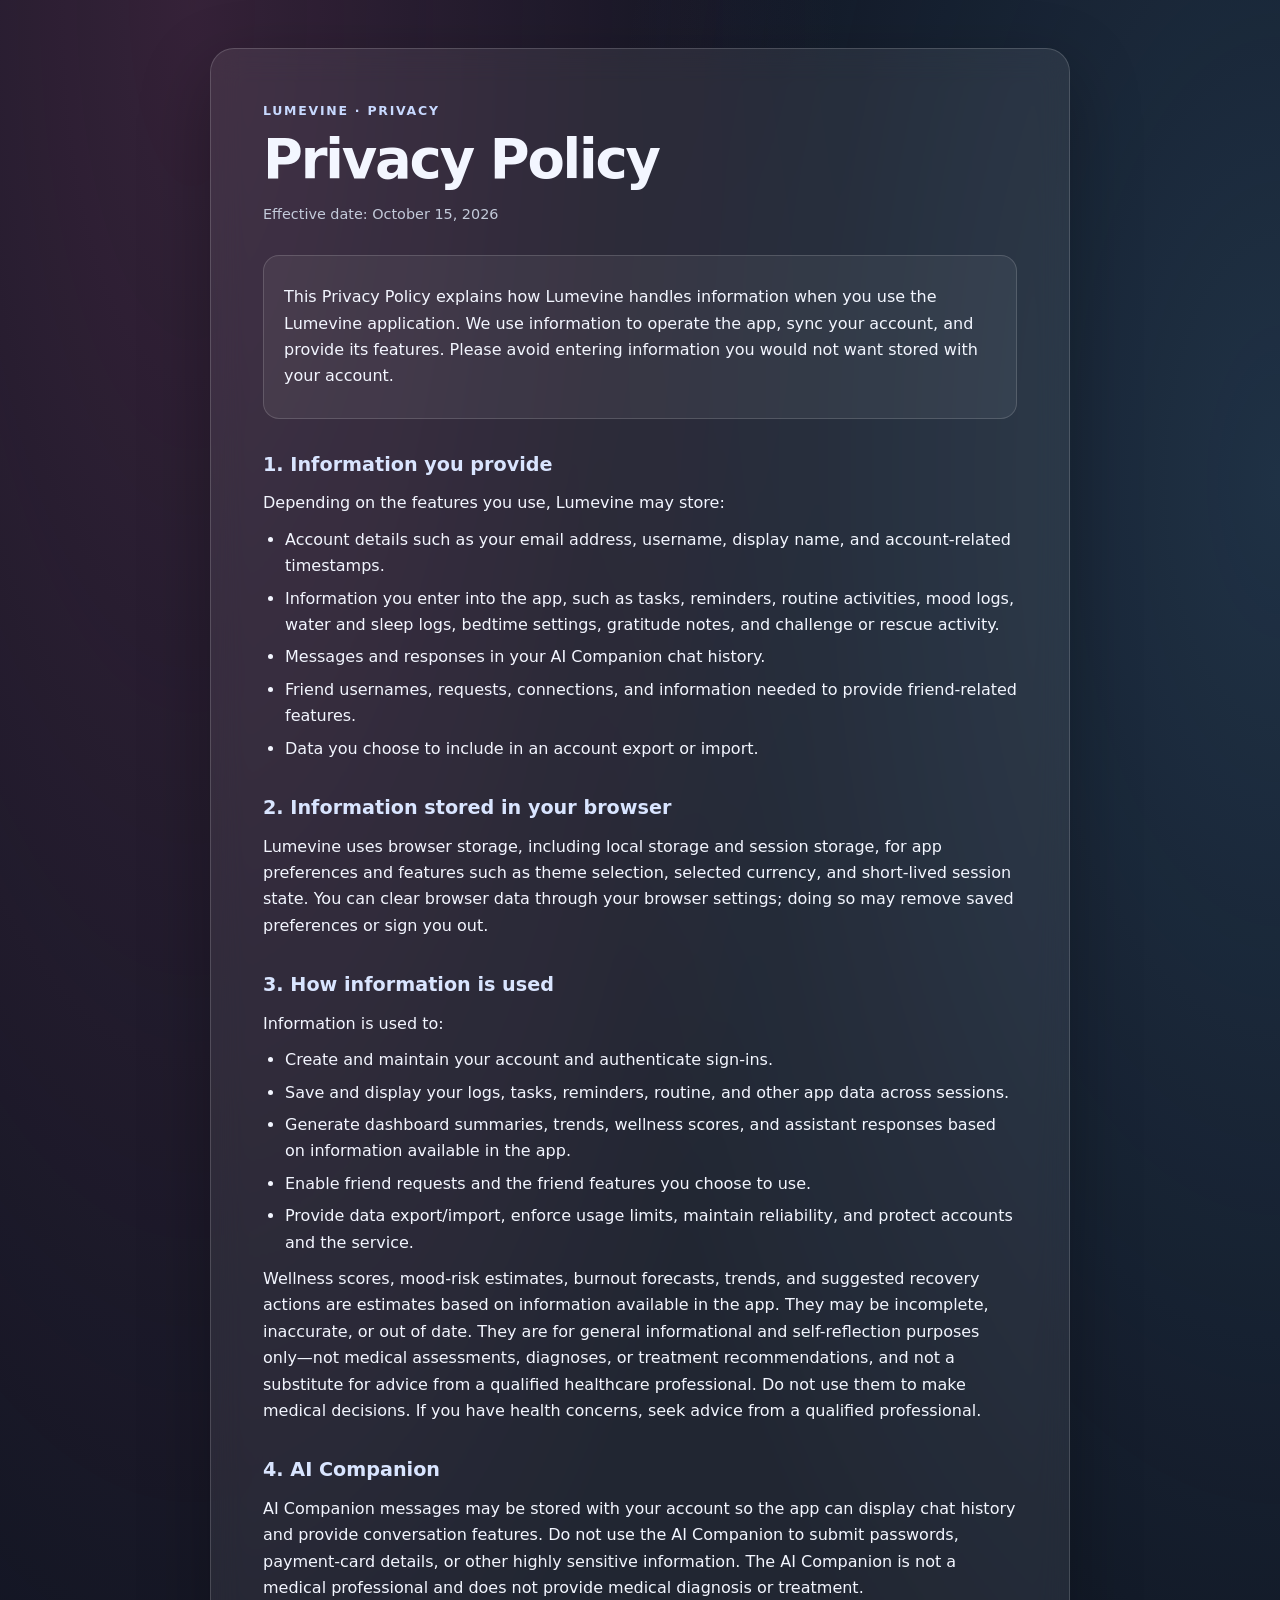
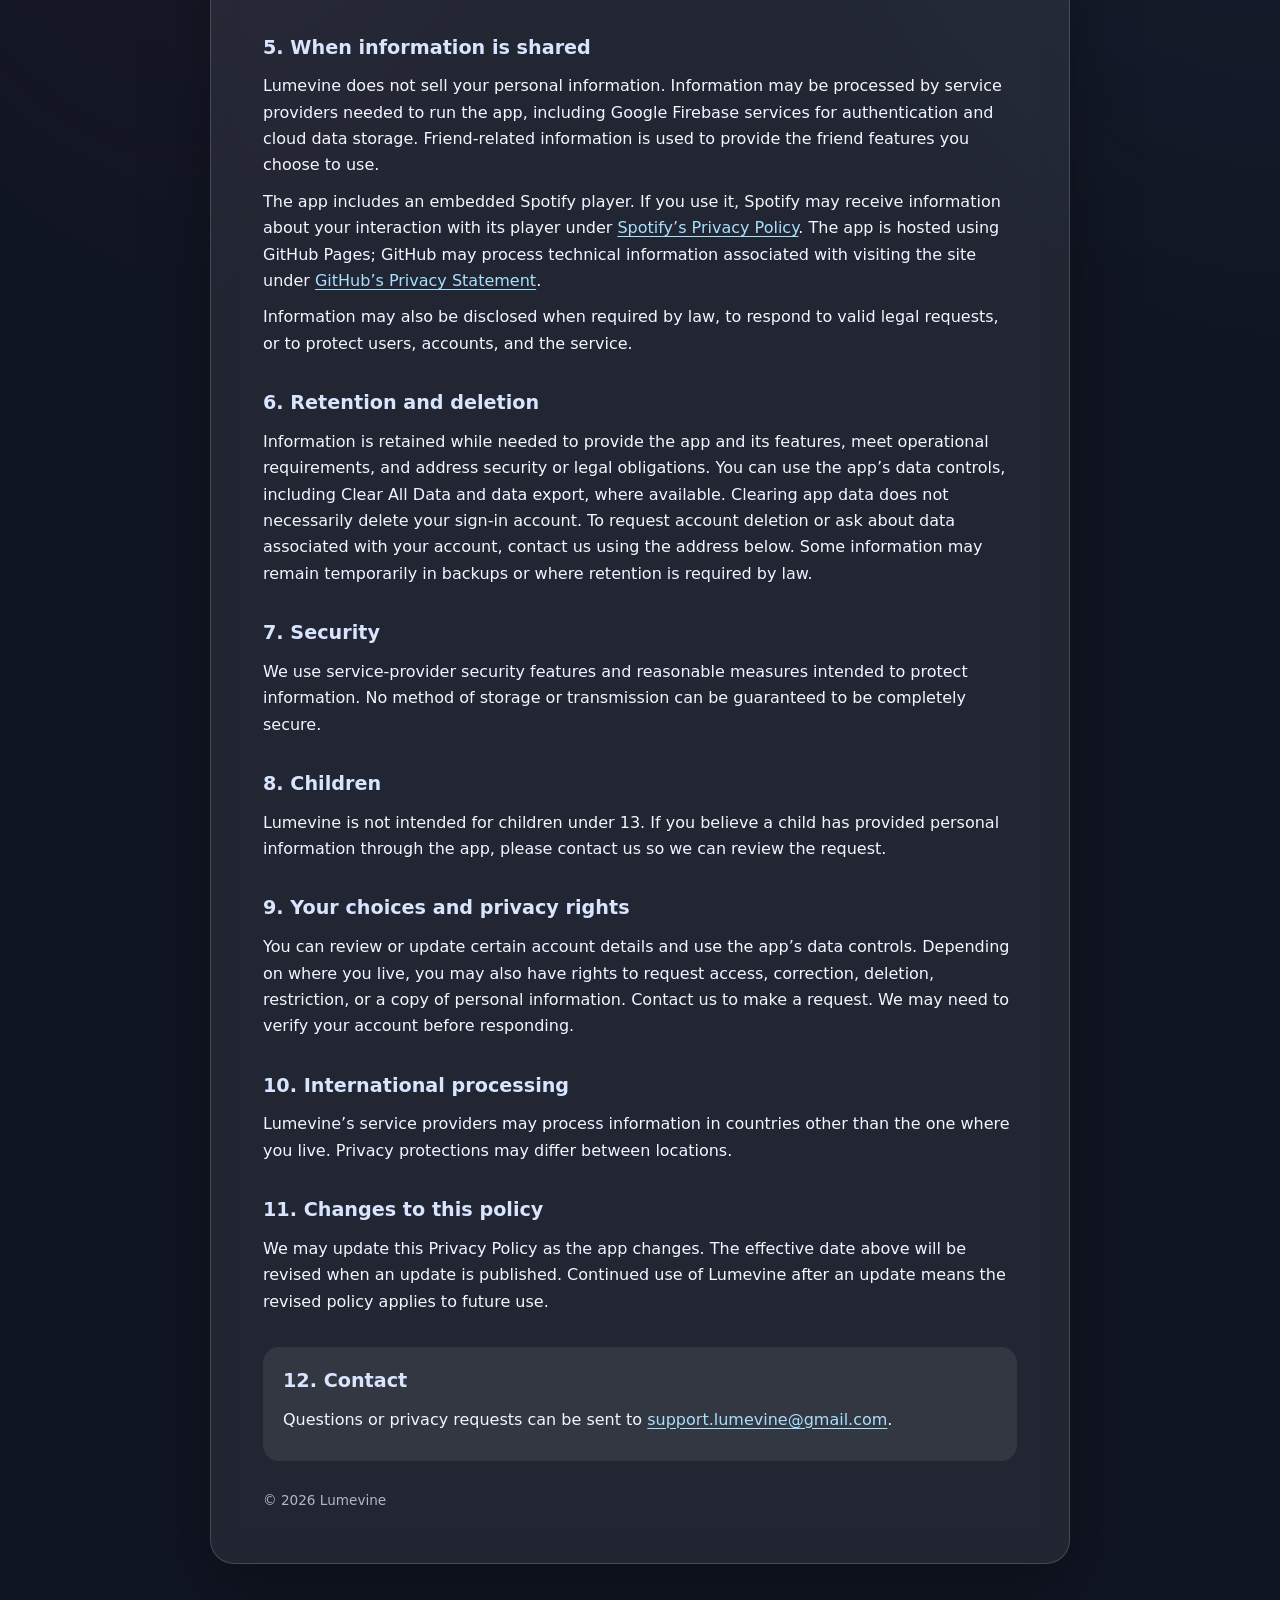
<file: docs/privacy-policy/index.html>
<!DOCTYPE html>
<html lang="en">
<head>
  <meta charset="utf-8">
  <meta name="viewport" content="width=device-width, initial-scale=1">
  <meta name="description" content="Read the Lumevine Privacy Policy to learn how your account information and wellness data are collected, used, stored, and managed.">
  <title>Privacy Policy | Lumevine</title>
  <style>
    :root {
      color-scheme: dark;
      font-family: Inter, ui-sans-serif, system-ui, -apple-system, BlinkMacSystemFont, "Segoe UI", sans-serif;
      background: #101522;
      color: #f3f6ff;
      font-synthesis: none;
    }
    * { box-sizing: border-box; }
    body {
      min-height: 100vh;
      margin: 0;
      padding: 48px 18px;
      background:
        radial-gradient(ellipse at 15% 0%, rgba(124, 58, 98, .34), transparent 42%),
        radial-gradient(ellipse at 100% 15%, rgba(79, 139, 180, .24), transparent 38%),
        #101522;
      line-height: 1.65;
    }
    main {
      width: min(860px, 100%);
      margin: 0 auto;
      padding: clamp(24px, 5vw, 52px);
      border: 1px solid rgba(255,255,255,.16);
      border-radius: 24px;
      background: rgba(255,255,255,.075);
      box-shadow: 0 24px 70px rgba(0,0,0,.28);
      backdrop-filter: blur(16px);
    }
    .eyebrow {
      margin: 0 0 8px;
      color: #c8d9ff;
      font-size: .78rem;
      font-weight: 800;
      letter-spacing: .14em;
      text-transform: uppercase;
    }
    h1 {
      margin: 0;
      font-size: clamp(2rem, 6vw, 3.4rem);
      line-height: 1.1;
      letter-spacing: -.04em;
    }
    .updated {
      margin: 14px 0 28px;
      color: #c3cada;
      font-size: .9rem;
    }
    .intro {
      padding: 18px 20px;
      border: 1px solid rgba(255,255,255,.15);
      border-radius: 16px;
      background: rgba(255,255,255,.06);
    }
    h2 {
      margin: 30px 0 8px;
      color: #d9e5ff;
      font-size: 1.2rem;
    }
    p, ul { margin: 10px 0; }
    ul { padding-left: 22px; }
    li { margin: 6px 0; }
    a { color: #a9dfff; text-underline-offset: 3px; }
    a:hover { color: #d5f1ff; }
    .contact {
      margin-top: 32px;
      padding: 18px 20px;
      border-radius: 16px;
      background: rgba(255,255,255,.08);
    }
    footer {
      margin-top: 28px;
      color: #aeb8cc;
      font-size: .85rem;
    }
  </style>
</head>
<body>
  <main>
    <p class="eyebrow">Lumevine · Privacy</p>
    <h1>Privacy Policy</h1>
    <p class="updated">Effective date: October 15, 2026</p>

    <div class="intro">
      <p>
        This Privacy Policy explains how Lumevine handles information when you use
        the Lumevine application. We use information to operate the app, sync your
        account, and provide its features. Please avoid entering information you
        would not want stored with your account.
      </p>
    </div>

    <h2>1. Information you provide</h2>
    <p>Depending on the features you use, Lumevine may store:</p>
    <ul>
      <li>Account details such as your email address, username, display name, and account-related timestamps.</li>
      <li>Information you enter into the app, such as tasks, reminders, routine activities, mood logs, water and sleep logs, bedtime settings, gratitude notes, and challenge or rescue activity.</li>
      <li>Messages and responses in your AI Companion chat history.</li>
      <li>Friend usernames, requests, connections, and information needed to provide friend-related features.</li>
      <li>Data you choose to include in an account export or import.</li>
    </ul>

    <h2>2. Information stored in your browser</h2>
    <p>
      Lumevine uses browser storage, including local storage and session storage,
      for app preferences and features such as theme selection, selected currency,
      and short-lived session state. You can clear browser data through your
      browser settings; doing so may remove saved preferences or sign you out.
    </p>

    <h2>3. How information is used</h2>
    <p>Information is used to:</p>
    <ul>
      <li>Create and maintain your account and authenticate sign-ins.</li>
      <li>Save and display your logs, tasks, reminders, routine, and other app data across sessions.</li>
      <li>Generate dashboard summaries, trends, wellness scores, and assistant responses based on information available in the app.</li>
      <li>Enable friend requests and the friend features you choose to use.</li>
      <li>Provide data export/import, enforce usage limits, maintain reliability, and protect accounts and the service.</li>
    </ul>
    <p>
    Wellness scores, mood-risk estimates, burnout forecasts, trends, and suggested
    recovery actions are estimates based on information available in the app. They
    may be incomplete, inaccurate, or out of date. They are for general
    informational and self-reflection purposes only—not medical assessments,
    diagnoses, or treatment recommendations, and not a substitute for advice from a
    qualified healthcare professional. Do not use them to make medical decisions.
    If you have health concerns, seek advice from a qualified professional.
    </p>

    <h2>4. AI Companion</h2>
    <p>
      AI Companion messages may be stored with your account so the app can display
      chat history and provide conversation features. Do not use the AI Companion
      to submit passwords, payment-card details, or other highly sensitive
      information. The AI Companion is not a medical professional and does not
      provide medical diagnosis or treatment.
    </p>

    <h2>5. When information is shared</h2>
    <p>
      Lumevine does not sell your personal information. Information may be
      processed by service providers needed to run the app, including Google
      Firebase services for authentication and cloud data storage. Friend-related
      information is used to provide the friend features you choose to use.
    </p>
    <p>
      The app includes an embedded Spotify player. If you use it, Spotify may
      receive information about your interaction with its player under
      <a href="https://www.spotify.com/legal/privacy-policy/" target="_blank" rel="noopener noreferrer">Spotify’s Privacy Policy</a>.
      The app is hosted using GitHub Pages; GitHub may process technical
      information associated with visiting the site under
      <a href="https://docs.github.com/en/site-policy/privacy-policies/github-privacy-statement" target="_blank" rel="noopener noreferrer">GitHub’s Privacy Statement</a>.
    </p>
    <p>
      Information may also be disclosed when required by law, to respond to valid
      legal requests, or to protect users, accounts, and the service.
    </p>

    <h2>6. Retention and deletion</h2>
    <p>
      Information is retained while needed to provide the app and its features,
      meet operational requirements, and address security or legal obligations.
      You can use the app’s data controls, including Clear All Data and data
      export, where available. Clearing app data does not necessarily delete your
      sign-in account. To request account deletion or ask about data associated
      with your account, contact us using the address below. Some information may
      remain temporarily in backups or where retention is required by law.
    </p>

    <h2>7. Security</h2>
    <p>
      We use service-provider security features and reasonable measures intended
      to protect information. No method of storage or transmission can be
      guaranteed to be completely secure.
    </p>

    <h2>8. Children</h2>
    <p>
      Lumevine is not intended for children under 13. If you believe a child has
      provided personal information through the app, please contact us so we can
      review the request.
    </p>

    <h2>9. Your choices and privacy rights</h2>
    <p>
      You can review or update certain account details and use the app’s data
      controls. Depending on where you live, you may also have rights to request
      access, correction, deletion, restriction, or a copy of personal
      information. Contact us to make a request. We may need to verify your
      account before responding.
    </p>

    <h2>10. International processing</h2>
    <p>
      Lumevine’s service providers may process information in countries other
      than the one where you live. Privacy protections may differ between
      locations.
    </p>

    <h2>11. Changes to this policy</h2>
    <p>
      We may update this Privacy Policy as the app changes. The effective date
      above will be revised when an update is published. Continued use of
      Lumevine after an update means the revised policy applies to future use.
    </p>

    <div class="contact">
      <h2 style="margin-top:0">12. Contact</h2>
      <p>
        Questions or privacy requests can be sent to
        <a href="mailto:support.lumevine@gmail.com">support.lumevine@gmail.com</a>.
      </p>
    </div>

    <footer>© 2026 Lumevine</footer>
  </main>
</body>
</html>
</file>
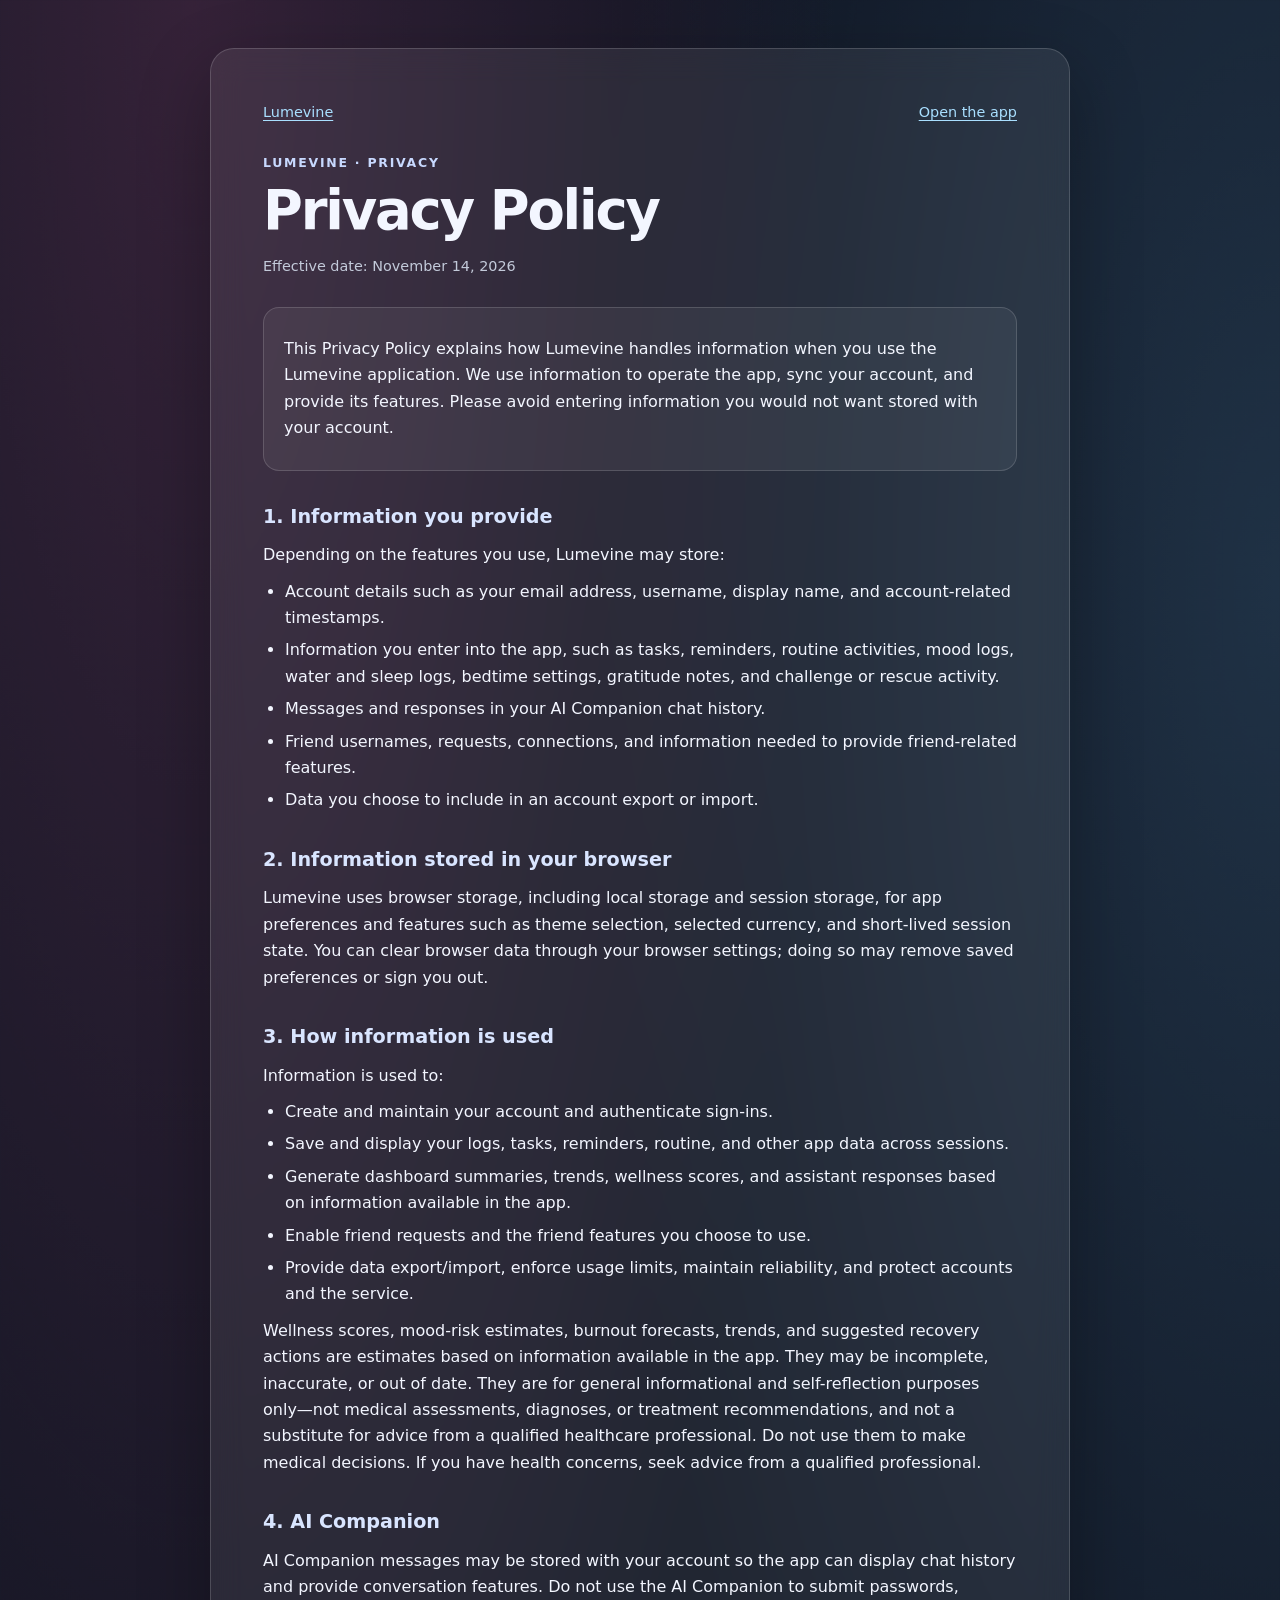
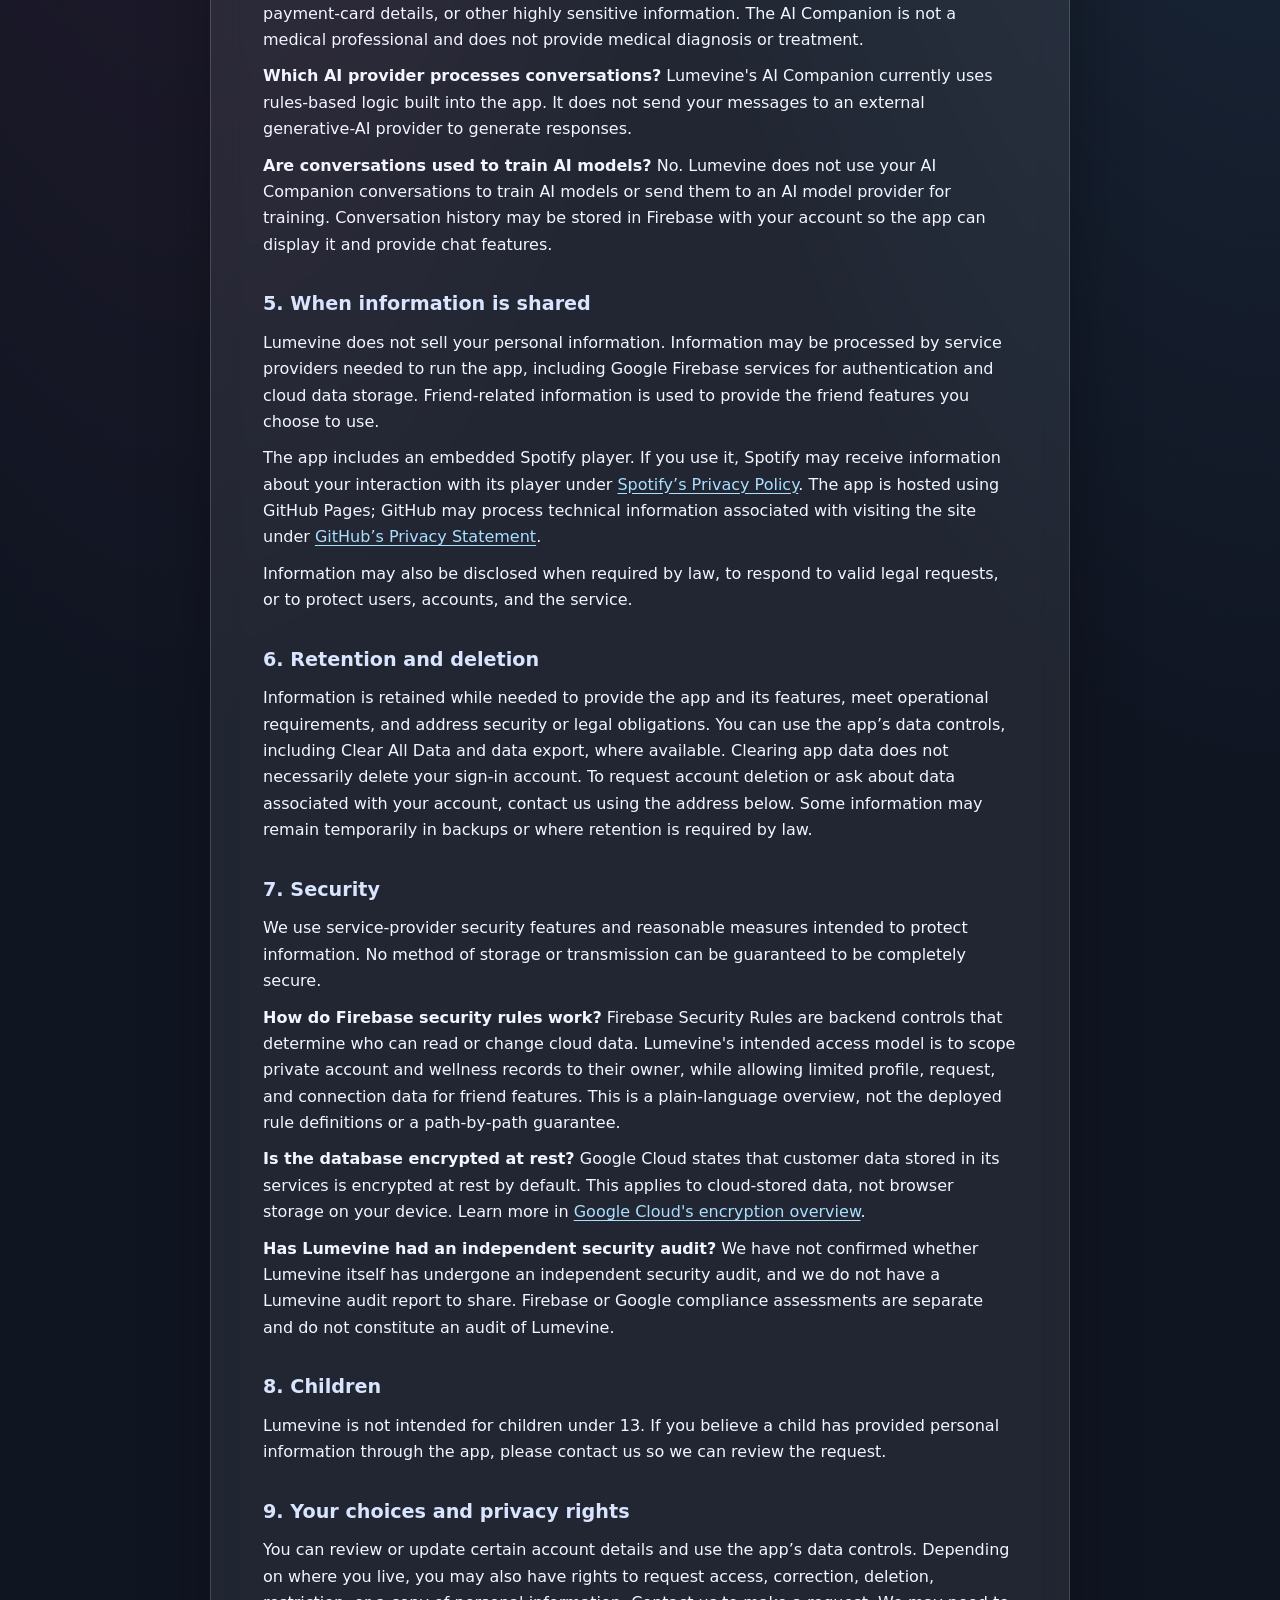
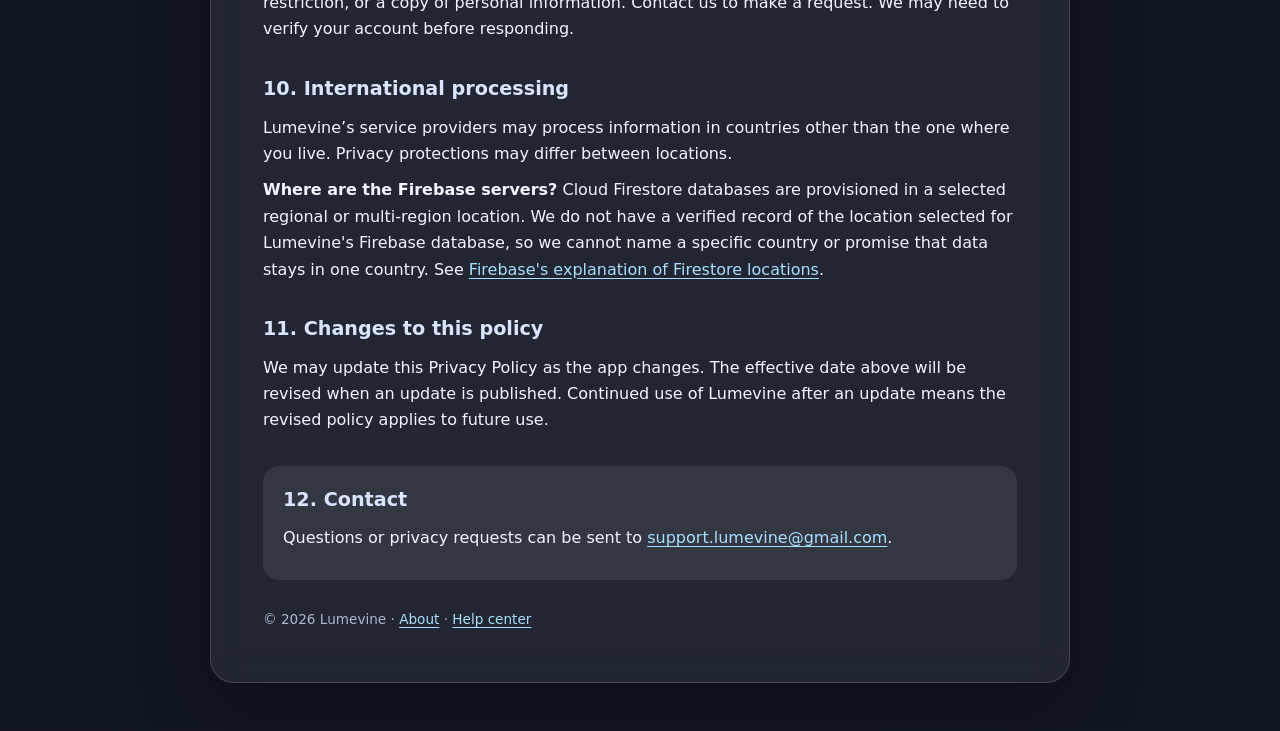
<file: docs/privacy/index.html>
<!DOCTYPE html>
<html lang="en">
<head>
  <meta charset="utf-8">
  <meta name="viewport" content="width=device-width, initial-scale=1">
  <meta name="description" content="Read the Lumevine Privacy Policy to learn how your account information and wellness data are collected, used, stored, and managed.">
  <link rel="canonical" href="https://lumevine.runs-at.dev/privacy/">
  <title>Privacy Policy | Lumevine</title>
  <style>
    :root {
      color-scheme: dark;
      font-family: Inter, ui-sans-serif, system-ui, -apple-system, BlinkMacSystemFont, "Segoe UI", sans-serif;
      background: #101522;
      color: #f3f6ff;
      font-synthesis: none;
    }
    * { box-sizing: border-box; }
    body {
      min-height: 100vh;
      margin: 0;
      padding: 48px 18px;
      background:
        radial-gradient(ellipse at 15% 0%, rgba(124, 58, 98, .34), transparent 42%),
        radial-gradient(ellipse at 100% 15%, rgba(79, 139, 180, .24), transparent 38%),
        #101522;
      line-height: 1.65;
    }
    main {
      width: min(860px, 100%);
      margin: 0 auto;
      padding: clamp(24px, 5vw, 52px);
      border: 1px solid rgba(255,255,255,.16);
      border-radius: 24px;
      background: rgba(255,255,255,.075);
      box-shadow: 0 24px 70px rgba(0,0,0,.28);
      backdrop-filter: blur(16px);
    }
    .eyebrow {
      margin: 0 0 8px;
      color: #c8d9ff;
      font-size: .78rem;
      font-weight: 800;
      letter-spacing: .14em;
      text-transform: uppercase;
    }
    h1 {
      margin: 0;
      font-size: clamp(2rem, 6vw, 3.4rem);
      line-height: 1.1;
      letter-spacing: -.04em;
    }
    .updated {
      margin: 14px 0 28px;
      color: #c3cada;
      font-size: .9rem;
    }
    .intro {
      padding: 18px 20px;
      border: 1px solid rgba(255,255,255,.15);
      border-radius: 16px;
      background: rgba(255,255,255,.06);
    }
    h2 {
      margin: 30px 0 8px;
      color: #d9e5ff;
      font-size: 1.2rem;
    }
    p, ul { margin: 10px 0; }
    ul { padding-left: 22px; }
    li { margin: 6px 0; }
    a { color: #a9dfff; text-underline-offset: 3px; }
    a:hover { color: #d5f1ff; }
    .contact {
      margin-top: 32px;
      padding: 18px 20px;
      border-radius: 16px;
      background: rgba(255,255,255,.08);
    }
    footer {
      margin-top: 28px;
      color: #aeb8cc;
      font-size: .85rem;
    }
    .site-page-nav {
      display: flex;
      justify-content: space-between;
      gap: 16px;
      margin-bottom: 28px;
      font-size: .9rem;
    }
  </style>
</head>
<body>
  <main>
    <nav class="site-page-nav" aria-label="Main navigation">
      <a href="https://lumevine.runs-at.dev/">Lumevine</a>
      <a href="https://lumevine.runs-at.dev/app/">Open the app</a>
    </nav>
    <p class="eyebrow">Lumevine · Privacy</p>
    <h1>Privacy Policy</h1>
    <p class="updated">Effective date: November 14, 2026</p>

    <div class="intro">
      <p>
        This Privacy Policy explains how Lumevine handles information when you use
        the Lumevine application. We use information to operate the app, sync your
        account, and provide its features. Please avoid entering information you
        would not want stored with your account.
      </p>
    </div>

    <h2>1. Information you provide</h2>
    <p>Depending on the features you use, Lumevine may store:</p>
    <ul>
      <li>Account details such as your email address, username, display name, and account-related timestamps.</li>
      <li>Information you enter into the app, such as tasks, reminders, routine activities, mood logs, water and sleep logs, bedtime settings, gratitude notes, and challenge or rescue activity.</li>
      <li>Messages and responses in your AI Companion chat history.</li>
      <li>Friend usernames, requests, connections, and information needed to provide friend-related features.</li>
      <li>Data you choose to include in an account export or import.</li>
    </ul>

    <h2>2. Information stored in your browser</h2>
    <p>
      Lumevine uses browser storage, including local storage and session storage,
      for app preferences and features such as theme selection, selected currency,
      and short-lived session state. You can clear browser data through your
      browser settings; doing so may remove saved preferences or sign you out.
    </p>

    <h2>3. How information is used</h2>
    <p>Information is used to:</p>
    <ul>
      <li>Create and maintain your account and authenticate sign-ins.</li>
      <li>Save and display your logs, tasks, reminders, routine, and other app data across sessions.</li>
      <li>Generate dashboard summaries, trends, wellness scores, and assistant responses based on information available in the app.</li>
      <li>Enable friend requests and the friend features you choose to use.</li>
      <li>Provide data export/import, enforce usage limits, maintain reliability, and protect accounts and the service.</li>
    </ul>
    <p>
    Wellness scores, mood-risk estimates, burnout forecasts, trends, and suggested
    recovery actions are estimates based on information available in the app. They
    may be incomplete, inaccurate, or out of date. They are for general
    informational and self-reflection purposes only—not medical assessments,
    diagnoses, or treatment recommendations, and not a substitute for advice from a
    qualified healthcare professional. Do not use them to make medical decisions.
    If you have health concerns, seek advice from a qualified professional.
    </p>

    <h2>4. AI Companion</h2>
    <p>
      AI Companion messages may be stored with your account so the app can display
      chat history and provide conversation features. Do not use the AI Companion
      to submit passwords, payment-card details, or other highly sensitive
      information. The AI Companion is not a medical professional and does not
      provide medical diagnosis or treatment.
    </p>
    <p>
      <strong>Which AI provider processes conversations?</strong> Lumevine's AI
      Companion currently uses rules-based logic built into the app. It does not
      send your messages to an external generative-AI provider to generate
      responses.
    </p>
    <p>
      <strong>Are conversations used to train AI models?</strong> No. Lumevine
      does not use your AI Companion conversations to train AI models or send
      them to an AI model provider for training. Conversation history may be
      stored in Firebase with your account so the app can display it and provide
      chat features.
    </p>

    <h2>5. When information is shared</h2>
    <p>
      Lumevine does not sell your personal information. Information may be
      processed by service providers needed to run the app, including Google
      Firebase services for authentication and cloud data storage. Friend-related
      information is used to provide the friend features you choose to use.
    </p>
    <p>
      The app includes an embedded Spotify player. If you use it, Spotify may
      receive information about your interaction with its player under
      <a href="https://www.spotify.com/legal/privacy-policy/" target="_blank" rel="noopener noreferrer">Spotify’s Privacy Policy</a>.
      The app is hosted using GitHub Pages; GitHub may process technical
      information associated with visiting the site under
      <a href="https://docs.github.com/en/site-policy/privacy-policies/github-privacy-statement" target="_blank" rel="noopener noreferrer">GitHub’s Privacy Statement</a>.
    </p>
    <p>
      Information may also be disclosed when required by law, to respond to valid
      legal requests, or to protect users, accounts, and the service.
    </p>

    <h2>6. Retention and deletion</h2>
    <p>
      Information is retained while needed to provide the app and its features,
      meet operational requirements, and address security or legal obligations.
      You can use the app’s data controls, including Clear All Data and data
      export, where available. Clearing app data does not necessarily delete your
      sign-in account. To request account deletion or ask about data associated
      with your account, contact us using the address below. Some information may
      remain temporarily in backups or where retention is required by law.
    </p>

    <h2>7. Security</h2>
    <p>
      We use service-provider security features and reasonable measures intended
      to protect information. No method of storage or transmission can be
      guaranteed to be completely secure.
    </p>
    <p>
      <strong>How do Firebase security rules work?</strong> Firebase Security
      Rules are backend controls that determine who can read or change cloud
      data. Lumevine's intended access model is to scope private account and
      wellness records to their owner, while allowing limited profile,
      request, and connection data for friend features. This is a plain-language
      overview, not the deployed rule definitions or a path-by-path guarantee.
    </p>
    <p>
      <strong>Is the database encrypted at rest?</strong> Google Cloud states
      that customer data stored in its services is encrypted at rest by default.
      This applies to cloud-stored data, not browser storage on your device.
      Learn more in
      <a href="https://cloud.google.com/docs/security/encryption/default-encryption" target="_blank" rel="noopener noreferrer">Google Cloud's encryption overview</a>.
    </p>
    <p>
      <strong>Has Lumevine had an independent security audit?</strong> We have
      not confirmed whether Lumevine itself has undergone an independent
      security audit, and we do not have a Lumevine audit report to share.
      Firebase or Google compliance assessments are separate and do not
      constitute an audit of Lumevine.
    </p>

    <h2>8. Children</h2>
    <p>
      Lumevine is not intended for children under 13. If you believe a child has
      provided personal information through the app, please contact us so we can
      review the request.
    </p>

    <h2>9. Your choices and privacy rights</h2>
    <p>
      You can review or update certain account details and use the app’s data
      controls. Depending on where you live, you may also have rights to request
      access, correction, deletion, restriction, or a copy of personal
      information. Contact us to make a request. We may need to verify your
      account before responding.
    </p>

    <h2>10. International processing</h2>
    <p>
      Lumevine’s service providers may process information in countries other
      than the one where you live. Privacy protections may differ between
      locations.
    </p>
    <p>
      <strong>Where are the Firebase servers?</strong> Cloud Firestore databases
      are provisioned in a selected regional or multi-region location. We do
      not have a verified record of the location selected for Lumevine's
      Firebase database, so we cannot name a specific country or promise that
      data stays in one country. See
      <a href="https://firebase.google.com/docs/firestore/locations" target="_blank" rel="noopener noreferrer">Firebase's explanation of Firestore locations</a>.
    </p>

    <h2>11. Changes to this policy</h2>
    <p>
      We may update this Privacy Policy as the app changes. The effective date
      above will be revised when an update is published. Continued use of
      Lumevine after an update means the revised policy applies to future use.
    </p>

    <div class="contact">
      <h2 style="margin-top:0">12. Contact</h2>
      <p>
        Questions or privacy requests can be sent to
        <a href="mailto:support.lumevine@gmail.com">support.lumevine@gmail.com</a>.
      </p>
    </div>

    <footer>© 2026 Lumevine · <a href="https://lumevine.runs-at.dev/about/">About</a> · <a href="https://lumevine.runs-at.dev/faq/">Help center</a></footer>
  </main>
</body>
</html>
</file>
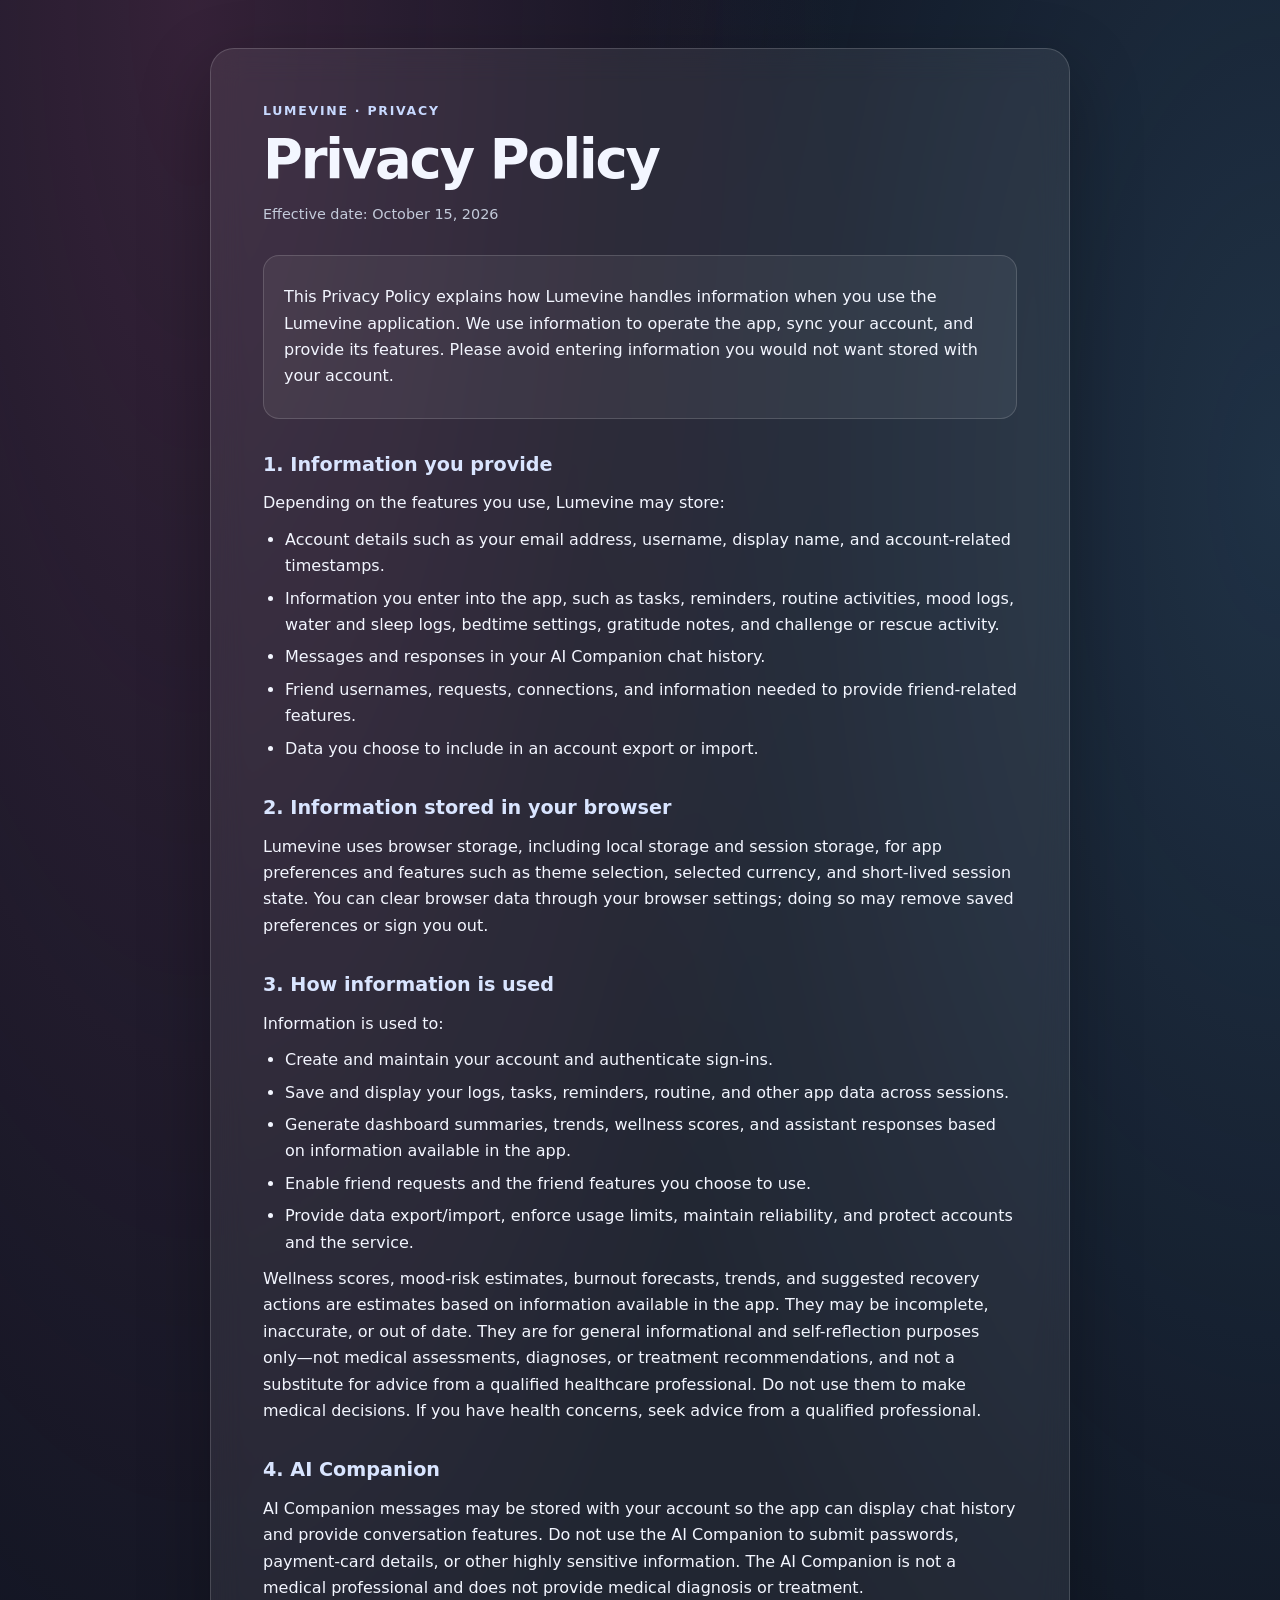
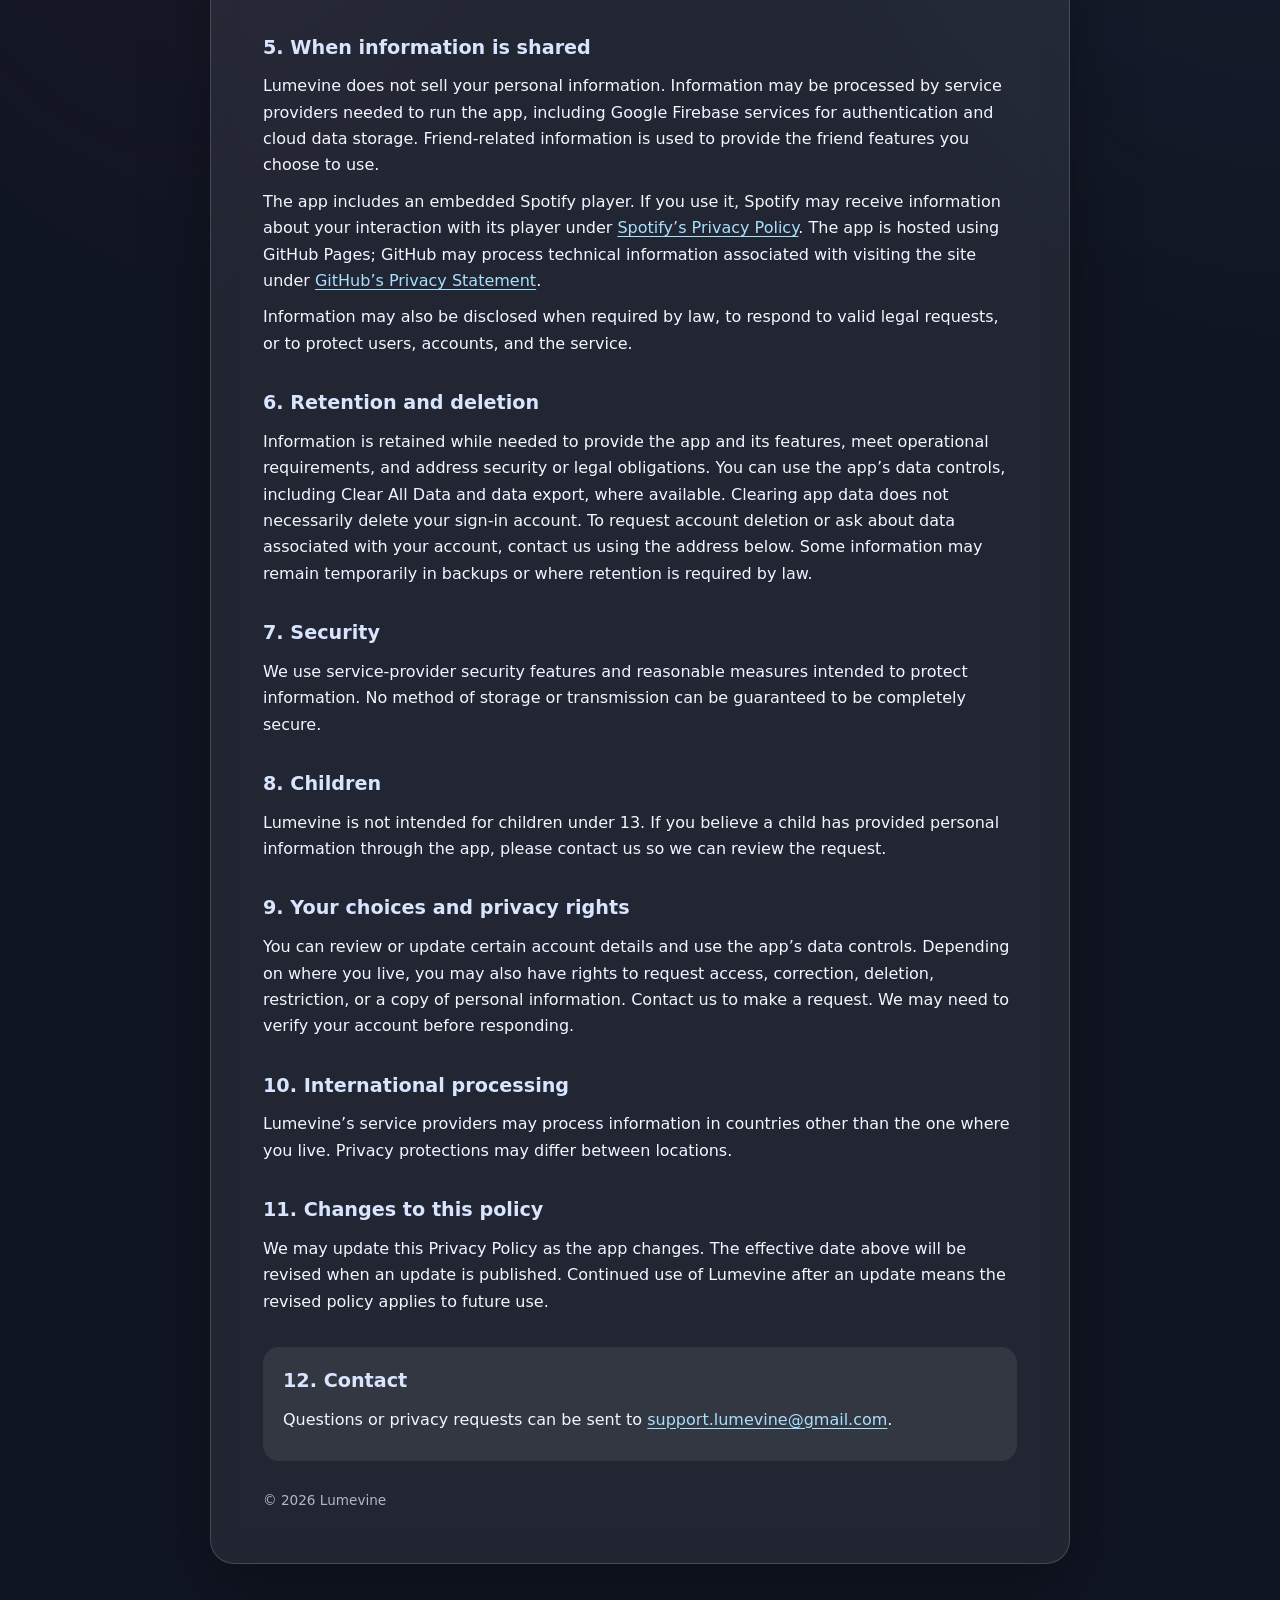
<file: docs/privacypolicy/index.html>
<!DOCTYPE html>
<html lang="en">
<head>
  <meta charset="utf-8">
  <meta name="viewport" content="width=device-width, initial-scale=1">
  <meta name="description" content="Lumevine Privacy Policy">
  <title>Privacy Policy | Lumevine</title>
  <style>
    :root {
      color-scheme: dark;
      font-family: Inter, ui-sans-serif, system-ui, -apple-system, BlinkMacSystemFont, "Segoe UI", sans-serif;
      background: #101522;
      color: #f3f6ff;
      font-synthesis: none;
    }
    * { box-sizing: border-box; }
    body {
      min-height: 100vh;
      margin: 0;
      padding: 48px 18px;
      background:
        radial-gradient(ellipse at 15% 0%, rgba(124, 58, 98, .34), transparent 42%),
        radial-gradient(ellipse at 100% 15%, rgba(79, 139, 180, .24), transparent 38%),
        #101522;
      line-height: 1.65;
    }
    main {
      width: min(860px, 100%);
      margin: 0 auto;
      padding: clamp(24px, 5vw, 52px);
      border: 1px solid rgba(255,255,255,.16);
      border-radius: 24px;
      background: rgba(255,255,255,.075);
      box-shadow: 0 24px 70px rgba(0,0,0,.28);
      backdrop-filter: blur(16px);
    }
    .eyebrow {
      margin: 0 0 8px;
      color: #c8d9ff;
      font-size: .78rem;
      font-weight: 800;
      letter-spacing: .14em;
      text-transform: uppercase;
    }
    h1 {
      margin: 0;
      font-size: clamp(2rem, 6vw, 3.4rem);
      line-height: 1.1;
      letter-spacing: -.04em;
    }
    .updated {
      margin: 14px 0 28px;
      color: #c3cada;
      font-size: .9rem;
    }
    .intro {
      padding: 18px 20px;
      border: 1px solid rgba(255,255,255,.15);
      border-radius: 16px;
      background: rgba(255,255,255,.06);
    }
    h2 {
      margin: 30px 0 8px;
      color: #d9e5ff;
      font-size: 1.2rem;
    }
    p, ul { margin: 10px 0; }
    ul { padding-left: 22px; }
    li { margin: 6px 0; }
    a { color: #a9dfff; text-underline-offset: 3px; }
    a:hover { color: #d5f1ff; }
    .contact {
      margin-top: 32px;
      padding: 18px 20px;
      border-radius: 16px;
      background: rgba(255,255,255,.08);
    }
    footer {
      margin-top: 28px;
      color: #aeb8cc;
      font-size: .85rem;
    }
  </style>
</head>
<body>
  <main>
    <p class="eyebrow">Lumevine · Privacy</p>
    <h1>Privacy Policy</h1>
    <p class="updated">Effective date: October 15, 2026</p>

    <div class="intro">
      <p>
        This Privacy Policy explains how Lumevine handles information when you use
        the Lumevine application. We use information to operate the app, sync your
        account, and provide its features. Please avoid entering information you
        would not want stored with your account.
      </p>
    </div>

    <h2>1. Information you provide</h2>
    <p>Depending on the features you use, Lumevine may store:</p>
    <ul>
      <li>Account details such as your email address, username, display name, and account-related timestamps.</li>
      <li>Information you enter into the app, such as tasks, reminders, routine activities, mood logs, water and sleep logs, bedtime settings, gratitude notes, and challenge or rescue activity.</li>
      <li>Messages and responses in your AI Companion chat history.</li>
      <li>Friend usernames, requests, connections, and information needed to provide friend-related features.</li>
      <li>Data you choose to include in an account export or import.</li>
    </ul>

    <h2>2. Information stored in your browser</h2>
    <p>
      Lumevine uses browser storage, including local storage and session storage,
      for app preferences and features such as theme selection, selected currency,
      and short-lived session state. You can clear browser data through your
      browser settings; doing so may remove saved preferences or sign you out.
    </p>

    <h2>3. How information is used</h2>
    <p>Information is used to:</p>
    <ul>
      <li>Create and maintain your account and authenticate sign-ins.</li>
      <li>Save and display your logs, tasks, reminders, routine, and other app data across sessions.</li>
      <li>Generate dashboard summaries, trends, wellness scores, and assistant responses based on information available in the app.</li>
      <li>Enable friend requests and the friend features you choose to use.</li>
      <li>Provide data export/import, enforce usage limits, maintain reliability, and protect accounts and the service.</li>
    </ul>
    <p>
    Wellness scores, mood-risk estimates, burnout forecasts, trends, and suggested
    recovery actions are estimates based on information available in the app. They
    may be incomplete, inaccurate, or out of date. They are for general
    informational and self-reflection purposes only—not medical assessments,
    diagnoses, or treatment recommendations, and not a substitute for advice from a
    qualified healthcare professional. Do not use them to make medical decisions.
    If you have health concerns, seek advice from a qualified professional.
    </p>

    <h2>4. AI Companion</h2>
    <p>
      AI Companion messages may be stored with your account so the app can display
      chat history and provide conversation features. Do not use the AI Companion
      to submit passwords, payment-card details, or other highly sensitive
      information. The AI Companion is not a medical professional and does not
      provide medical diagnosis or treatment.
    </p>

    <h2>5. When information is shared</h2>
    <p>
      Lumevine does not sell your personal information. Information may be
      processed by service providers needed to run the app, including Google
      Firebase services for authentication and cloud data storage. Friend-related
      information is used to provide the friend features you choose to use.
    </p>
    <p>
      The app includes an embedded Spotify player. If you use it, Spotify may
      receive information about your interaction with its player under
      <a href="https://www.spotify.com/legal/privacy-policy/" target="_blank" rel="noopener noreferrer">Spotify’s Privacy Policy</a>.
      The app is hosted using GitHub Pages; GitHub may process technical
      information associated with visiting the site under
      <a href="https://docs.github.com/en/site-policy/privacy-policies/github-privacy-statement" target="_blank" rel="noopener noreferrer">GitHub’s Privacy Statement</a>.
    </p>
    <p>
      Information may also be disclosed when required by law, to respond to valid
      legal requests, or to protect users, accounts, and the service.
    </p>

    <h2>6. Retention and deletion</h2>
    <p>
      Information is retained while needed to provide the app and its features,
      meet operational requirements, and address security or legal obligations.
      You can use the app’s data controls, including Clear All Data and data
      export, where available. Clearing app data does not necessarily delete your
      sign-in account. To request account deletion or ask about data associated
      with your account, contact us using the address below. Some information may
      remain temporarily in backups or where retention is required by law.
    </p>

    <h2>7. Security</h2>
    <p>
      We use service-provider security features and reasonable measures intended
      to protect information. No method of storage or transmission can be
      guaranteed to be completely secure.
    </p>

    <h2>8. Children</h2>
    <p>
      Lumevine is not intended for children under 13. If you believe a child has
      provided personal information through the app, please contact us so we can
      review the request.
    </p>

    <h2>9. Your choices and privacy rights</h2>
    <p>
      You can review or update certain account details and use the app’s data
      controls. Depending on where you live, you may also have rights to request
      access, correction, deletion, restriction, or a copy of personal
      information. Contact us to make a request. We may need to verify your
      account before responding.
    </p>

    <h2>10. International processing</h2>
    <p>
      Lumevine’s service providers may process information in countries other
      than the one where you live. Privacy protections may differ between
      locations.
    </p>

    <h2>11. Changes to this policy</h2>
    <p>
      We may update this Privacy Policy as the app changes. The effective date
      above will be revised when an update is published. Continued use of
      Lumevine after an update means the revised policy applies to future use.
    </p>

    <div class="contact">
      <h2 style="margin-top:0">12. Contact</h2>
      <p>
        Questions or privacy requests can be sent to
        <a href="mailto:support.lumevine@gmail.com">support.lumevine@gmail.com</a>.
      </p>
    </div>

    <footer>© 2026 Lumevine</footer>
  </main>
</body>
</html>
</file>
<file: docs/styles/landing.css>
:root {
  color-scheme: light;
  --paper: #fbf8f1;
  --paper-deep: #f0eee4;
  --surface: #fffefa;
  --ink: #20352d;
  --muted: #64736a;
  --forest: #244b3d;
  --forest-deep: #1b3d32;
  --sage: #e2eadc;
  --line: rgba(36, 75, 61, 0.13);
  --serif: Georgia, "Times New Roman", serif;
  --sans: "Avenir Next", Avenir, "Segoe UI", sans-serif;
}

* {
  box-sizing: border-box;
}

html {
  scroll-behavior: smooth;
}

body {
  margin: 0;
  background:
    radial-gradient(ellipse at 9% 9%, rgba(226, 234, 220, 0.48), transparent 25rem),
    var(--paper);
  color: var(--ink);
  font-family: var(--sans);
  font-size: 16px;
  -webkit-font-smoothing: antialiased;
}

a {
  color: inherit;
}

.skip-link {
  position: absolute;
  z-index: 20;
  top: 12px;
  left: 12px;
  padding: 10px 14px;
  transform: translateY(-160%);
  border-radius: 8px;
  background: var(--surface);
}

.skip-link:focus {
  transform: translateY(0);
}

.site-header,
.section-wrap,
.footer-top,
.footer-bottom {
  width: min(1240px, calc(100% - 64px));
  margin-inline: auto;
}

.site-header {
  min-height: 88px;
  display: flex;
  align-items: center;
  justify-content: space-between;
  gap: 28px;
  border-bottom: 1px solid var(--line);
}

.brand {
  color: var(--forest);
  font-family: var(--serif);
  font-size: 29px;
  font-weight: 700;
  letter-spacing: -1.2px;
  text-decoration: none;
  white-space: nowrap;
}

.main-nav,
.header-actions {
  display: flex;
  align-items: center;
}

.main-nav {
  gap: clamp(20px, 3vw, 42px);
  margin-left: auto;
}

.main-nav a,
.text-link {
  color: #53645a;
  font-size: 13px;
  font-weight: 600;
  text-decoration: none;
  transition: color 160ms ease;
}

.main-nav a:hover,
.text-link:hover,
.inline-link:hover,
.footer-bottom a:hover {
  color: var(--forest);
  text-decoration: underline;
  text-underline-offset: 4px;
}

.header-actions {
  gap: 22px;
}

.button {
  min-height: 52px;
  display: inline-flex;
  align-items: center;
  justify-content: center;
  gap: 13px;
  padding: 0 24px;
  border: 1px solid transparent;
  border-radius: 999px;
  font-size: 13px;
  font-weight: 700;
  letter-spacing: 0.01em;
  text-decoration: none;
  transition: background-color 160ms ease, color 160ms ease, border-color 160ms ease, transform 160ms ease;
}

.button:hover {
  transform: translateY(-2px);
  text-decoration: none;
}

.button-dark {
  background: var(--forest);
  color: #fffefa;
  box-shadow: 0 8px 18px rgba(36, 75, 61, 0.15);
}

.button-dark:hover {
  background: var(--forest-deep);
}

.button-outline {
  border-color: rgba(36, 75, 61, 0.26);
  background: rgba(255, 254, 250, 0.56);
  color: var(--forest);
}

.button-outline:hover {
  border-color: var(--forest);
  background: var(--surface);
}

.button-small {
  min-height: 43px;
  padding-inline: 19px;
  font-size: 12px;
}

.hero {
  min-height: 660px;
  display: grid;
  grid-template-columns: minmax(0, 1fr) minmax(400px, 0.88fr);
  align-items: center;
  gap: clamp(45px, 7vw, 92px);
  padding-block: 74px 84px;
}

.hero-copy {
  position: relative;
  isolation: isolate;
  max-width: 670px;
}

.hero-copy-blob {
  position: absolute;
  z-index: -1;
  top: 5%;
  right: 0;
  width: min(450px, 100%);
  aspect-ratio: 1.15;
  border-radius: 45% 55% 60% 40% / 51% 42% 58% 49%;
  background:
    radial-gradient(ellipse at 42% 42%, rgba(164, 198, 155, 0.72), transparent 62%),
    radial-gradient(ellipse at 63% 65%, rgba(194, 216, 184, 0.72), transparent 68%);
  filter: blur(17px);
  opacity: 0.92;
  animation: headline-blob-drift 52s ease-in-out infinite alternate;
  pointer-events: none;
}

.eyebrow,
.visual-note-label,
.feature-number {
  margin: 0;
  color: var(--forest);
  font-size: 10px;
  font-weight: 750;
  letter-spacing: 0.14em;
  line-height: 1.5;
  text-transform: uppercase;
}

.eyebrow {
  width: fit-content;
  display: flex;
  align-items: center;
  gap: 9px;
  padding: 9px 13px;
  border: 1px solid rgba(36, 75, 61, 0.1);
  border-radius: 999px;
  background: rgba(255, 254, 250, 0.7);
}

.eyebrow-dot {
  width: 7px;
  height: 7px;
  display: inline-block;
  border-radius: 50%;
  background: #91a981;
}

h1,
h2,
h3,
p {
  margin-top: 0;
}

.hero h1 {
  max-width: 660px;
  margin: 25px 0 22px;
  font-family: var(--serif);
  font-size: clamp(54px, 6.4vw, 82px);
  font-weight: 400;
  letter-spacing: -0.065em;
  line-height: 0.99;
}

.hero h1 em,
.section-heading h2 em,
.grounded-copy h2 em,
.closing-copy h2 em {
  color: var(--forest);
  font-weight: 400;
}

.hero-lede {
  max-width: 535px;
  margin-bottom: 29px;
  color: var(--muted);
  font-size: 16px;
  line-height: 1.8;
}

.hero-actions {
  display: flex;
  flex-wrap: wrap;
  gap: 12px;
}

.hero-assurance {
  display: flex;
  align-items: center;
  gap: 10px;
  margin-top: 27px;
  color: #68786d;
  font-size: 12px;
}

.assurance-icon {
  color: #859b76;
  font-size: 17px;
}

.hero-visual {
  position: relative;
  isolation: isolate;
  min-height: 520px;
  display: grid;
  place-items: center;
}

.hero-ambient-blob {
  position: absolute;
  z-index: -1;
  top: 17%;
  left: -5%;
  width: clamp(240px, 29vw, 350px);
  aspect-ratio: 1.12;
  border-radius: 58% 42% 52% 48% / 49% 53% 47% 51%;
  background:
    radial-gradient(ellipse at 32% 35%, rgba(229, 204, 219, 0.78), transparent 60%),
    radial-gradient(ellipse at 68% 68%, rgba(208, 227, 201, 0.74), transparent 62%);
  filter: blur(24px);
  opacity: 0.8;
  animation: ambient-blob-drift 52s ease-in-out infinite alternate;
  pointer-events: none;
}

.hero-botanical {
  position: relative;
  z-index: 0;
  width: min(100%, 540px);
  height: auto;
  overflow: visible;
  filter: drop-shadow(0 18px 26px rgba(50, 76, 57, 0.08));
}

.hero-visual-note {
  position: absolute;
  z-index: 1;
  right: auto;
  bottom: 10px;
  left: 0;
  width: min(340px, 84%);
  padding: 23px 25px 21px;
  border: 1px solid rgba(36, 75, 61, 0.08);
  border-radius: 18px;
  background: rgba(255, 254, 250, 0.96);
  box-shadow: 0 18px 42px rgba(39, 61, 48, 0.14);
}

.visual-note-label {
  color: #768976;
  font-size: 9px;
}

.hero-visual-note p {
  margin: 11px 0 13px;
  color: var(--forest-deep);
  font-family: var(--serif);
  font-size: 22px;
  letter-spacing: -0.025em;
  line-height: 1.2;
}

.visual-note-caption {
  color: var(--muted);
  font-size: 11px;
}

.trust-strip {
  width: min(1240px, calc(100% - 64px));
  min-height: 94px;
  display: grid;
  grid-template-columns: 1.15fr repeat(4, 1fr);
  align-items: center;
  gap: 18px;
  margin: 0 auto;
  padding: 20px 30px;
  border: 1px solid rgba(36, 75, 61, 0.09);
  border-radius: 18px;
  background: rgba(255, 254, 250, 0.78);
  box-shadow: 0 10px 30px rgba(39, 61, 48, 0.035);
}

.trust-strip p,
.trust-strip div {
  margin: 0;
  color: #53645a;
  font-size: 12px;
}

.trust-strip p {
  color: var(--muted);
}

.trust-strip div {
  padding-left: 18px;
  border-left: 1px solid var(--line);
  font-weight: 650;
  white-space: nowrap;
}

.trust-strip i {
  display: none;
}

.intro-section {
  display: grid;
  grid-template-columns: 1fr 0.8fr;
  align-items: end;
  gap: 90px;
  padding-block: 120px 66px;
}

.section-heading h2,
.grounded-copy h2,
.closing-copy h2 {
  margin: 17px 0 0;
  font-family: var(--serif);
  font-size: clamp(44px, 5vw, 64px);
  font-weight: 400;
  letter-spacing: -0.055em;
  line-height: 1.02;
}

.intro-copy {
  padding-bottom: 6px;
}

.intro-copy p,
.feature-card p,
.grounded-details > p:not(.grounded-note),
.closing-text > p:not(.eyebrow) {
  color: var(--muted);
  font-size: 14px;
  line-height: 1.85;
}

.intro-copy p {
  margin-bottom: 22px;
}

.inline-link {
  color: var(--forest);
  font-size: 12px;
  font-weight: 700;
  text-decoration: none;
}

.inline-link span {
  padding-left: 5px;
}

.feature-section {
  padding-bottom: 118px;
}

.feature-grid {
  display: grid;
  grid-template-columns: repeat(3, minmax(0, 1fr));
  gap: 17px;
}

.feature-card {
  min-height: 275px;
  padding: 31px 30px;
  overflow: hidden;
  border: 1px solid rgba(36, 75, 61, 0.08);
  border-radius: 20px;
  background: #f4e9df;
  box-shadow: 0 12px 30px rgba(57, 61, 45, 0.035);
  transition: transform 180ms ease, box-shadow 180ms ease;
}

.feature-card:nth-child(2) {
  background: #e7eee2;
}

.feature-card:nth-child(3) {
  background: #eeebf1;
}

.feature-card:hover {
  transform: translateY(-4px);
  box-shadow: 0 18px 36px rgba(57, 61, 45, 0.09);
}

.feature-topline {
  display: flex;
  align-items: center;
  justify-content: space-between;
  gap: 10px;
}

.feature-number {
  color: #62735d;
  font-size: 9px;
}

.feature-icon {
  width: 39px;
  height: 39px;
  display: grid;
  place-items: center;
  border: 1px solid rgba(36, 75, 61, 0.11);
  border-radius: 50%;
  background: rgba(255, 254, 250, 0.58);
  color: var(--forest);
  font-size: 21px;
}

.feature-card h3 {
  max-width: 270px;
  margin: 38px 0 13px;
  font-family: var(--serif);
  font-size: 28px;
  font-weight: 400;
  letter-spacing: -0.025em;
  line-height: 1.14;
}

.feature-card p {
  margin-bottom: 0;
  color: #5e6d63;
  font-size: 13px;
}

.grounded-section {
  padding-block: 12px;
}

.grounded-inner {
  position: relative;
  overflow: hidden;
  padding: 72px clamp(28px, 6vw, 78px);
  border: 1px solid rgba(36, 75, 61, 0.08);
  border-radius: 28px;
  background: linear-gradient(118deg, #e6efe2 0%, #f0eee3 56%, #f5e5dc 100%);
}

.grounded-inner::after {
  position: absolute;
  top: -150px;
  right: -100px;
  width: 360px;
  height: 360px;
  border: 1px solid rgba(102, 132, 103, 0.14);
  border-radius: 50%;
  box-shadow: 0 0 0 28px rgba(255, 255, 255, 0.16), 0 0 0 64px rgba(255, 255, 255, 0.12);
  content: "";
  pointer-events: none;
}

.grounded-copy {
  position: relative;
  z-index: 1;
  display: grid;
  grid-template-columns: minmax(0, 0.9fr) minmax(0, 1fr);
  align-items: center;
  gap: clamp(32px, 6vw, 78px);
  max-width: 1040px;
  margin-inline: auto;
}

.grounded-copy .eyebrow {
  border-color: rgba(36, 75, 61, 0.1);
  background: rgba(255, 254, 250, 0.72);
  color: #617961;
}

.grounded-copy h2 {
  margin-bottom: 0;
  color: var(--ink);
}

.grounded-copy h2 em {
  color: var(--forest);
}

.grounded-details {
  max-width: 560px;
}

.grounded-details > p:not(.grounded-note) {
  margin-bottom: 20px;
  color: #5e6f64;
}

.grounded-note {
  margin: 23px 0;
  padding: 16px 19px;
  border-left: 2px solid #d5a18e;
  border-radius: 0 10px 10px 0;
  background: rgba(255, 254, 250, 0.62);
  color: #59695e;
  font-size: 12px;
  line-height: 1.7;
}

.inline-link-light {
  color: var(--forest);
}

.inline-link-light:hover {
  color: var(--forest-deep);
}

.closing-section {
  padding-block: 100px;
}

.closing-copy {
  position: relative;
  overflow: hidden;
  display: grid;
  grid-template-columns: minmax(0, 1fr) auto;
  align-items: center;
  gap: 42px;
  padding: clamp(42px, 6vw, 70px) clamp(28px, 6vw, 68px);
  border: 1px solid rgba(36, 75, 61, 0.08);
  border-radius: 26px;
  background:
    radial-gradient(circle at 92% 18%, rgba(224, 232, 214, 0.9), transparent 14rem),
    linear-gradient(110deg, #f3e8ec 0%, #f7eddf 56%, #edf1e8 100%);
  text-align: left;
}

.closing-copy::after {
  position: absolute;
  top: 50%;
  right: 4%;
  width: 190px;
  height: 190px;
  transform: translateY(-50%);
  border: 1px solid rgba(93, 125, 94, 0.12);
  border-radius: 50%;
  box-shadow: 0 0 0 18px rgba(255, 255, 255, 0.16), 0 0 0 42px rgba(255, 255, 255, 0.12);
  content: "";
  pointer-events: none;
}

.closing-text,
.closing-copy > .button {
  position: relative;
  z-index: 1;
}

.closing-copy .eyebrow {
  margin-bottom: 0;
}

.closing-copy h2 {
  margin: 17px 0 15px;
}

.closing-text > p:not(.eyebrow) {
  max-width: 480px;
  margin: 0;
}

.closing-copy > .button {
  justify-self: end;
}

.site-footer {
  border-top: 1px solid var(--line);
}

.footer-top,
.footer-bottom {
  display: flex;
  align-items: center;
  justify-content: space-between;
  gap: 24px;
}

.footer-top {
  min-height: 100px;
}

.brand-footer {
  font-size: 25px;
}

.footer-top p {
  margin: 0;
  color: var(--muted);
  font-family: var(--serif);
  font-size: 16px;
  font-style: italic;
}

.footer-cta,
.footer-bottom {
  color: #58665c;
  font-size: 11px;
}

.footer-cta {
  font-weight: 700;
  text-decoration: none;
}

.footer-bottom {
  min-height: 62px;
  border-top: 1px solid var(--line);
}

.footer-bottom nav {
  display: flex;
  gap: 26px;
}

.footer-bottom a {
  text-decoration: none;
}

.footer-signoff {
  color: #68756c;
}

@media (max-width: 980px) {
  .site-header,
  .section-wrap,
  .footer-top,
  .footer-bottom,
  .trust-strip {
    width: min(100% - 48px, 760px);
  }

  .main-nav {
    gap: 18px;
  }

  .header-actions {
    gap: 14px;
  }

  .hero {
    min-height: 0;
    grid-template-columns: minmax(0, 1fr) minmax(300px, 0.88fr);
    gap: 35px;
    padding-block: 68px 74px;
  }

  .hero h1 {
    font-size: clamp(50px, 7vw, 68px);
  }

  .hero-visual {
    min-height: 450px;
  }

  .trust-strip {
    grid-template-columns: repeat(4, minmax(0, 1fr));
  }

  .trust-strip p {
    grid-column: 1 / -1;
  }

  .trust-strip div {
    padding-left: 0;
    border: 0;
  }

  .intro-section {
    gap: 55px;
    padding-top: 95px;
  }

  .feature-card {
    padding: 27px 24px;
  }
}

@media (max-width: 760px) {
  .grounded-inner {
    padding: 54px 32px;
  }

  .grounded-copy {
    grid-template-columns: 1fr;
    gap: 27px;
  }

  .closing-copy {
    grid-template-columns: 1fr;
    gap: 24px;
  }

  .closing-copy > .button {
    justify-self: start;
  }

  .closing-copy::after {
    right: -100px;
  }
}

@media (max-width: 680px) {
  .site-header,
  .section-wrap,
  .footer-top,
  .footer-bottom,
  .trust-strip {
    width: calc(100% - 40px);
  }

  .site-header {
    min-height: 76px;
    flex-wrap: wrap;
    gap: 12px;
    padding-block: 15px;
  }

  .brand {
    font-size: 25px;
  }

  .main-nav {
    display: none;
  }

  .header-actions {
    gap: 12px;
  }

  .text-link {
    font-size: 12px;
  }

  .button-small {
    min-height: 39px;
    padding-inline: 15px;
    font-size: 11px;
  }

  .hero {
    grid-template-columns: 1fr;
    gap: 26px;
    padding-block: 56px 48px;
  }

  .hero h1 {
    max-width: 540px;
    margin-top: 20px;
    font-size: clamp(48px, 11vw, 64px);
  }

  .hero-copy-blob {
    top: 2%;
    width: min(360px, 100%);
    animation-name: headline-blob-drift-mobile;
  }

  .hero-lede {
    font-size: 15px;
  }

  .hero-visual {
    width: 100%;
    min-height: min(108vw, 420px);
    margin-top: 2px;
  }

  .hero-botanical {
    width: min(100%, 420px);
  }

  .hero-ambient-blob {
    top: 13%;
    left: -2%;
    width: min(280px, 86vw);
  }

  .hero-visual-note {
    bottom: 0;
    left: 0;
    width: min(330px, 88%);
    padding: 18px 20px;
  }

  .hero-visual-note p {
    font-size: 20px;
  }

  .trust-strip {
    grid-template-columns: repeat(2, minmax(0, 1fr));
    gap: 15px 10px;
    padding: 20px;
  }

  .trust-strip p {
    grid-column: 1 / -1;
  }

  .trust-strip div {
    font-size: 11px;
    white-space: normal;
  }

  .intro-section {
    grid-template-columns: 1fr;
    gap: 24px;
    padding-block: 80px 42px;
  }

  .section-heading h2,
  .grounded-copy h2,
  .closing-copy h2 {
    font-size: clamp(42px, 10vw, 56px);
  }

  .feature-section {
    padding-bottom: 76px;
  }

  .feature-grid {
    grid-template-columns: 1fr;
    gap: 12px;
  }

  .feature-card {
    min-height: 0;
    padding: 25px 23px 28px;
  }

  .feature-card h3 {
    max-width: none;
    margin-top: 26px;
  }

  .grounded-section {
    padding-block: 8px;
  }

  .grounded-inner {
    padding: 53px 25px;
    border-radius: 22px;
  }

  .grounded-inner::after {
    top: -180px;
    right: -200px;
  }

  .closing-section {
    padding-block: 70px;
  }

  .closing-copy {
    padding: 48px 20px;
    border-radius: 22px;
  }

  .footer-top {
    min-height: 0;
    flex-wrap: wrap;
    padding-block: 25px;
  }

  .footer-top p {
    order: 3;
    width: 100%;
  }

  .footer-bottom {
    min-height: 0;
    flex-wrap: wrap;
    padding-block: 19px;
  }

  .footer-bottom nav {
    order: 3;
    width: 100%;
    gap: 20px;
  }
}

@media (max-width: 360px) {
  .site-header,
  .section-wrap,
  .footer-top,
  .footer-bottom,
  .trust-strip {
    width: calc(100% - 32px);
  }

  .header-actions {
    gap: 9px;
  }

  .button-small {
    padding-inline: 12px;
  }
}

@keyframes headline-blob-drift {
  from {
    transform: translate3d(-20px, 12px, 0) rotate(-8deg) scale(0.96);
    border-radius: 58% 42% 52% 48% / 49% 53% 47% 51%;
  }

  to {
    transform: translate3d(22px, -22px, 0) rotate(7deg) scale(1.06);
    border-radius: 44% 56% 59% 41% / 55% 43% 57% 45%;
  }
}

@keyframes headline-blob-drift-mobile {
  from {
    transform: translate3d(-10px, 8px, 0) rotate(-6deg) scale(0.96);
    border-radius: 58% 42% 52% 48% / 49% 53% 47% 51%;
  }

  to {
    transform: translate3d(10px, -18px, 0) rotate(6deg) scale(1.04);
    border-radius: 44% 56% 59% 41% / 55% 43% 57% 45%;
  }
}

@keyframes ambient-blob-drift {
  from {
    transform: translate3d(-6px, 3px, 0) rotate(-5deg) scale(0.98);
    border-radius: 58% 42% 52% 48% / 49% 53% 47% 51%;
  }

  to {
    transform: translate3d(20px, -16px, 0) rotate(6deg) scale(1.05);
    border-radius: 44% 56% 59% 41% / 55% 43% 57% 45%;
  }
}

@media (prefers-reduced-motion: reduce) {
  html {
    scroll-behavior: auto;
  }

  .hero-ambient-blob {
    animation: none;
  }

  .hero-copy-blob {
    animation: none;
  }

  *,
  *::before,
  *::after {
    transition-duration: 0.01ms !important;
  }
}
</file>
